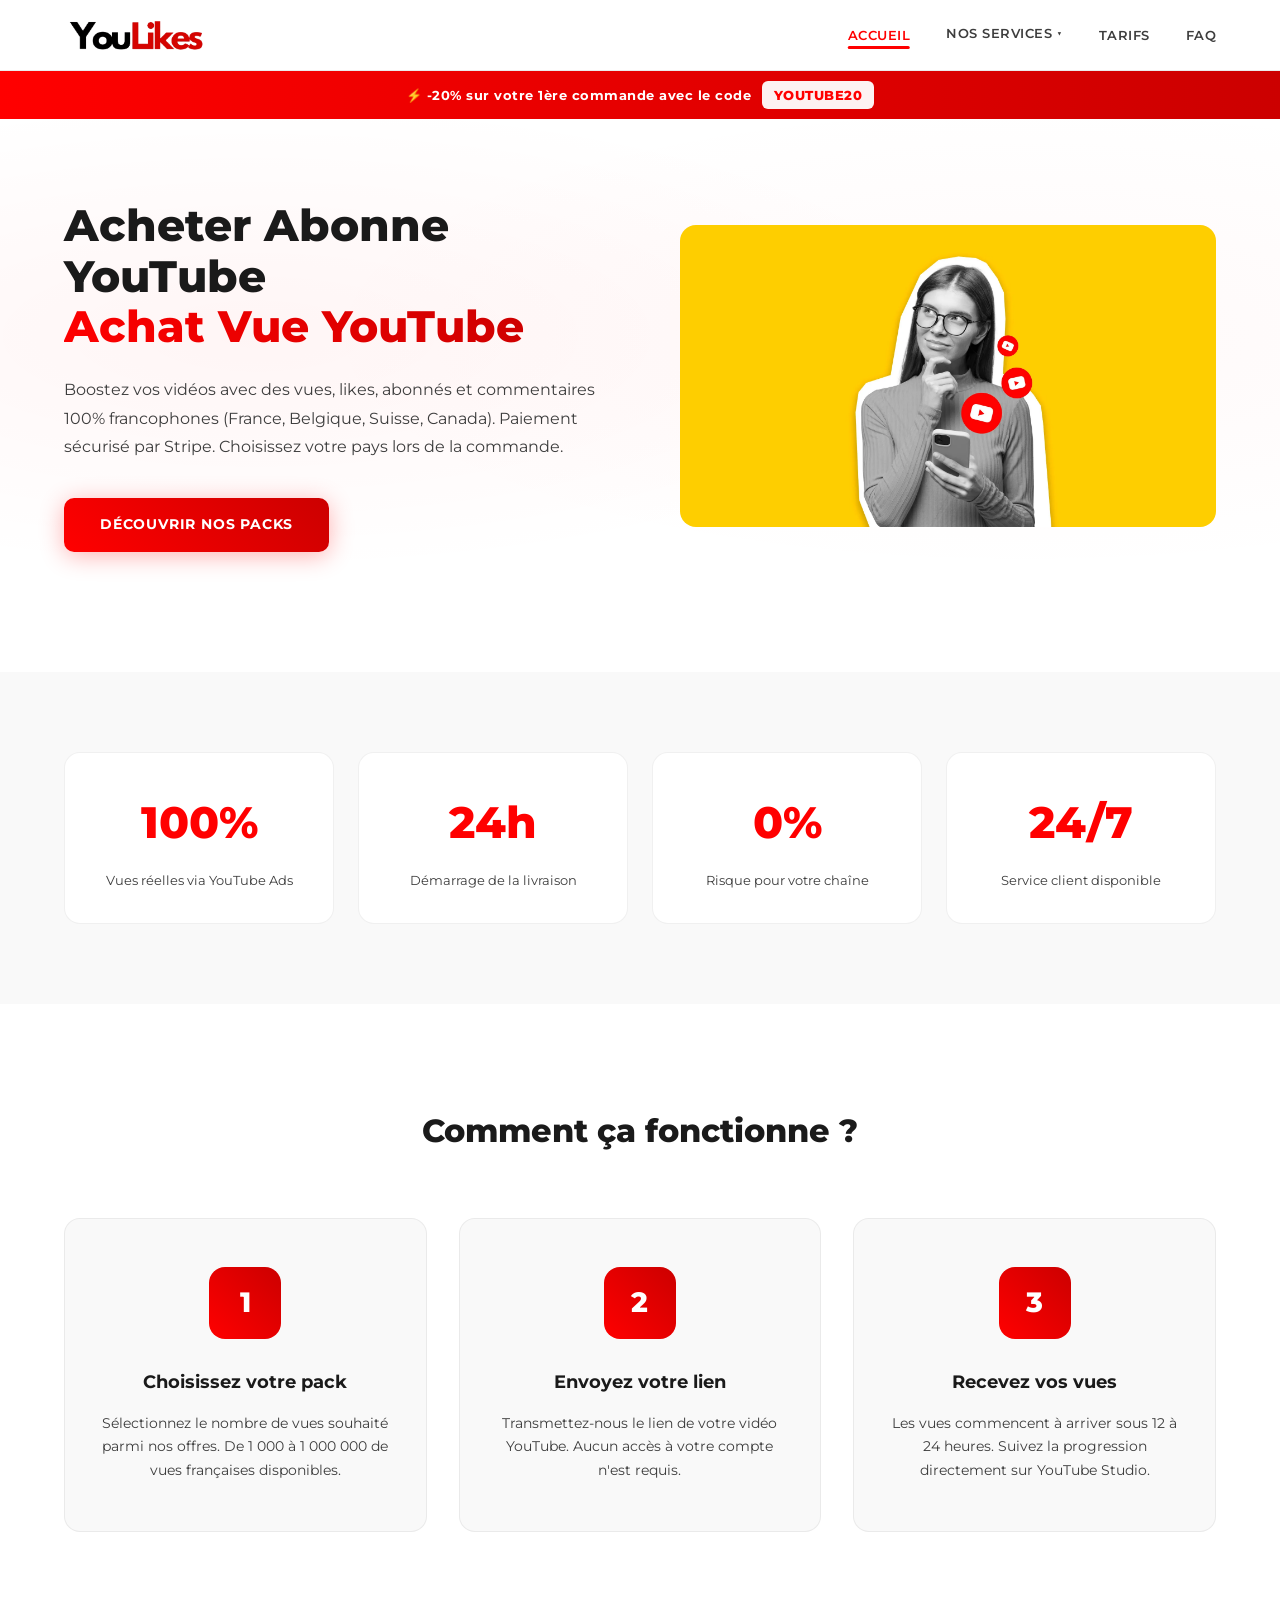
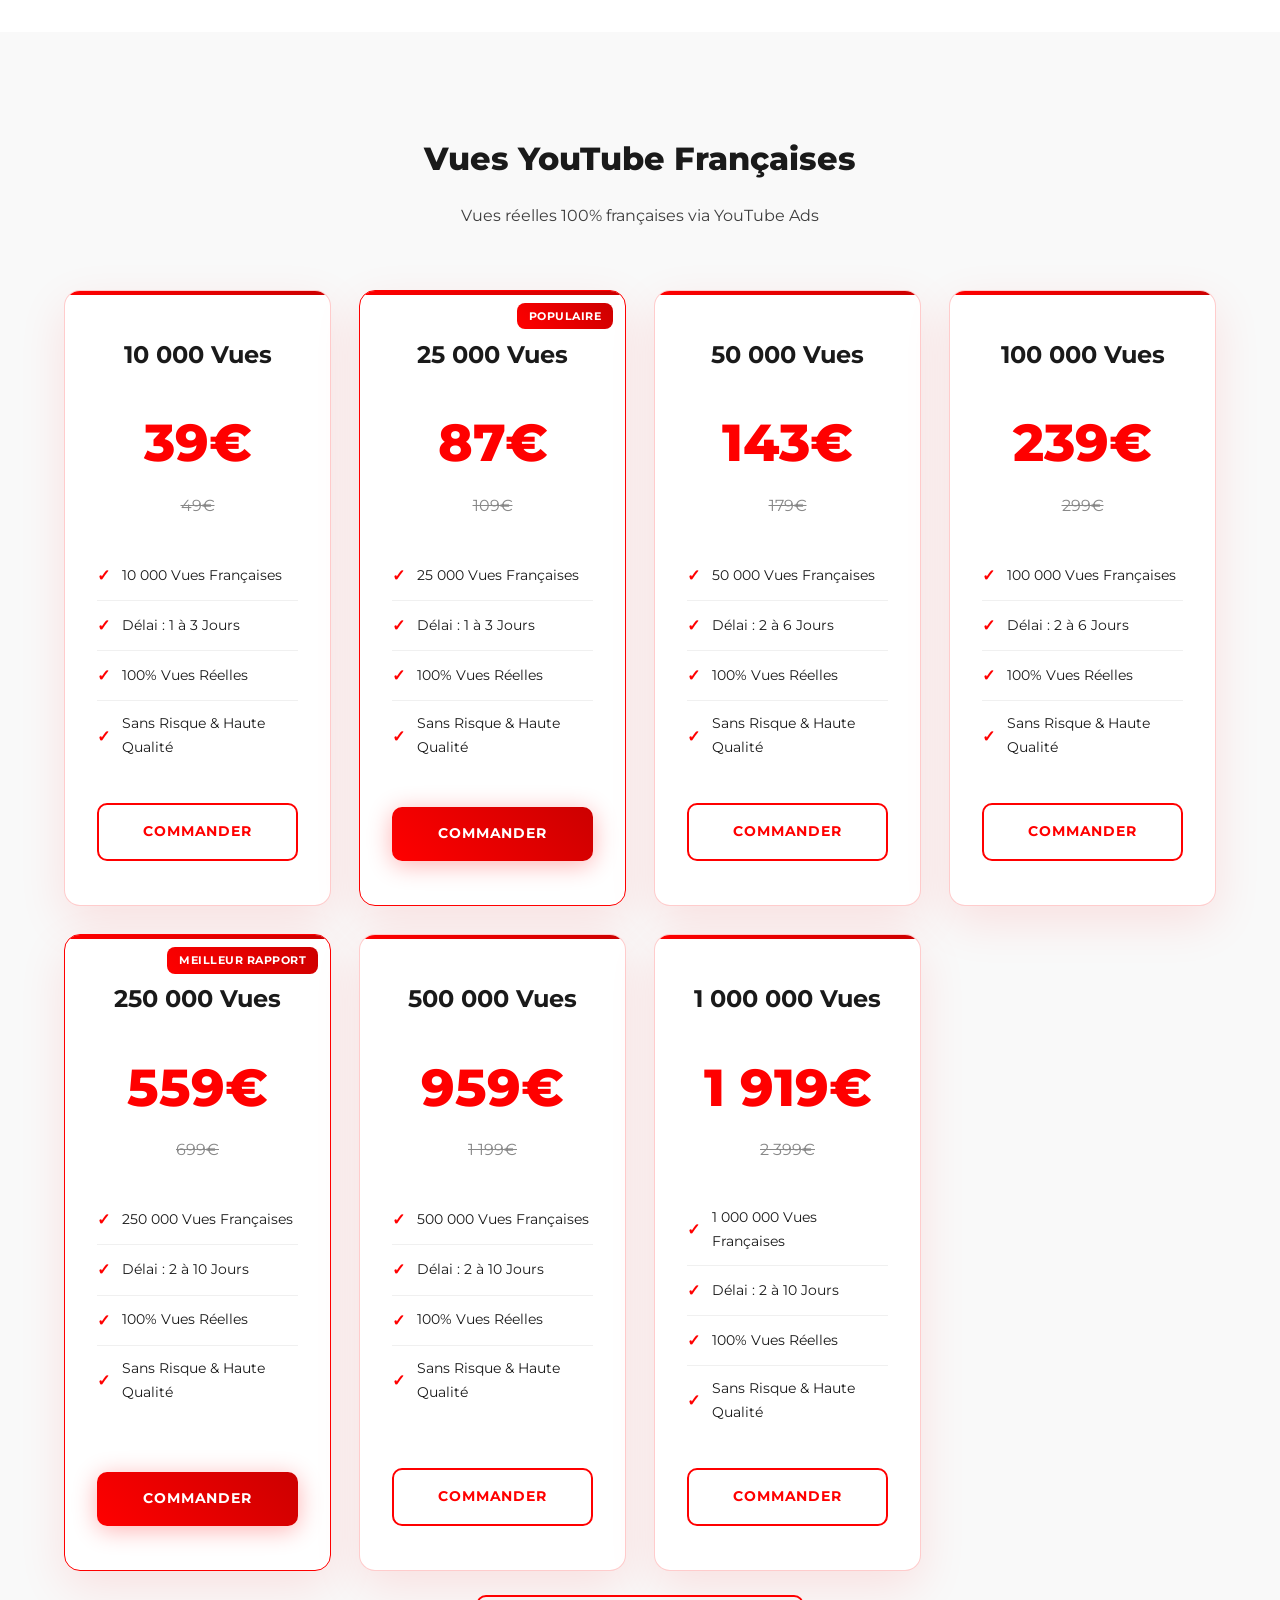
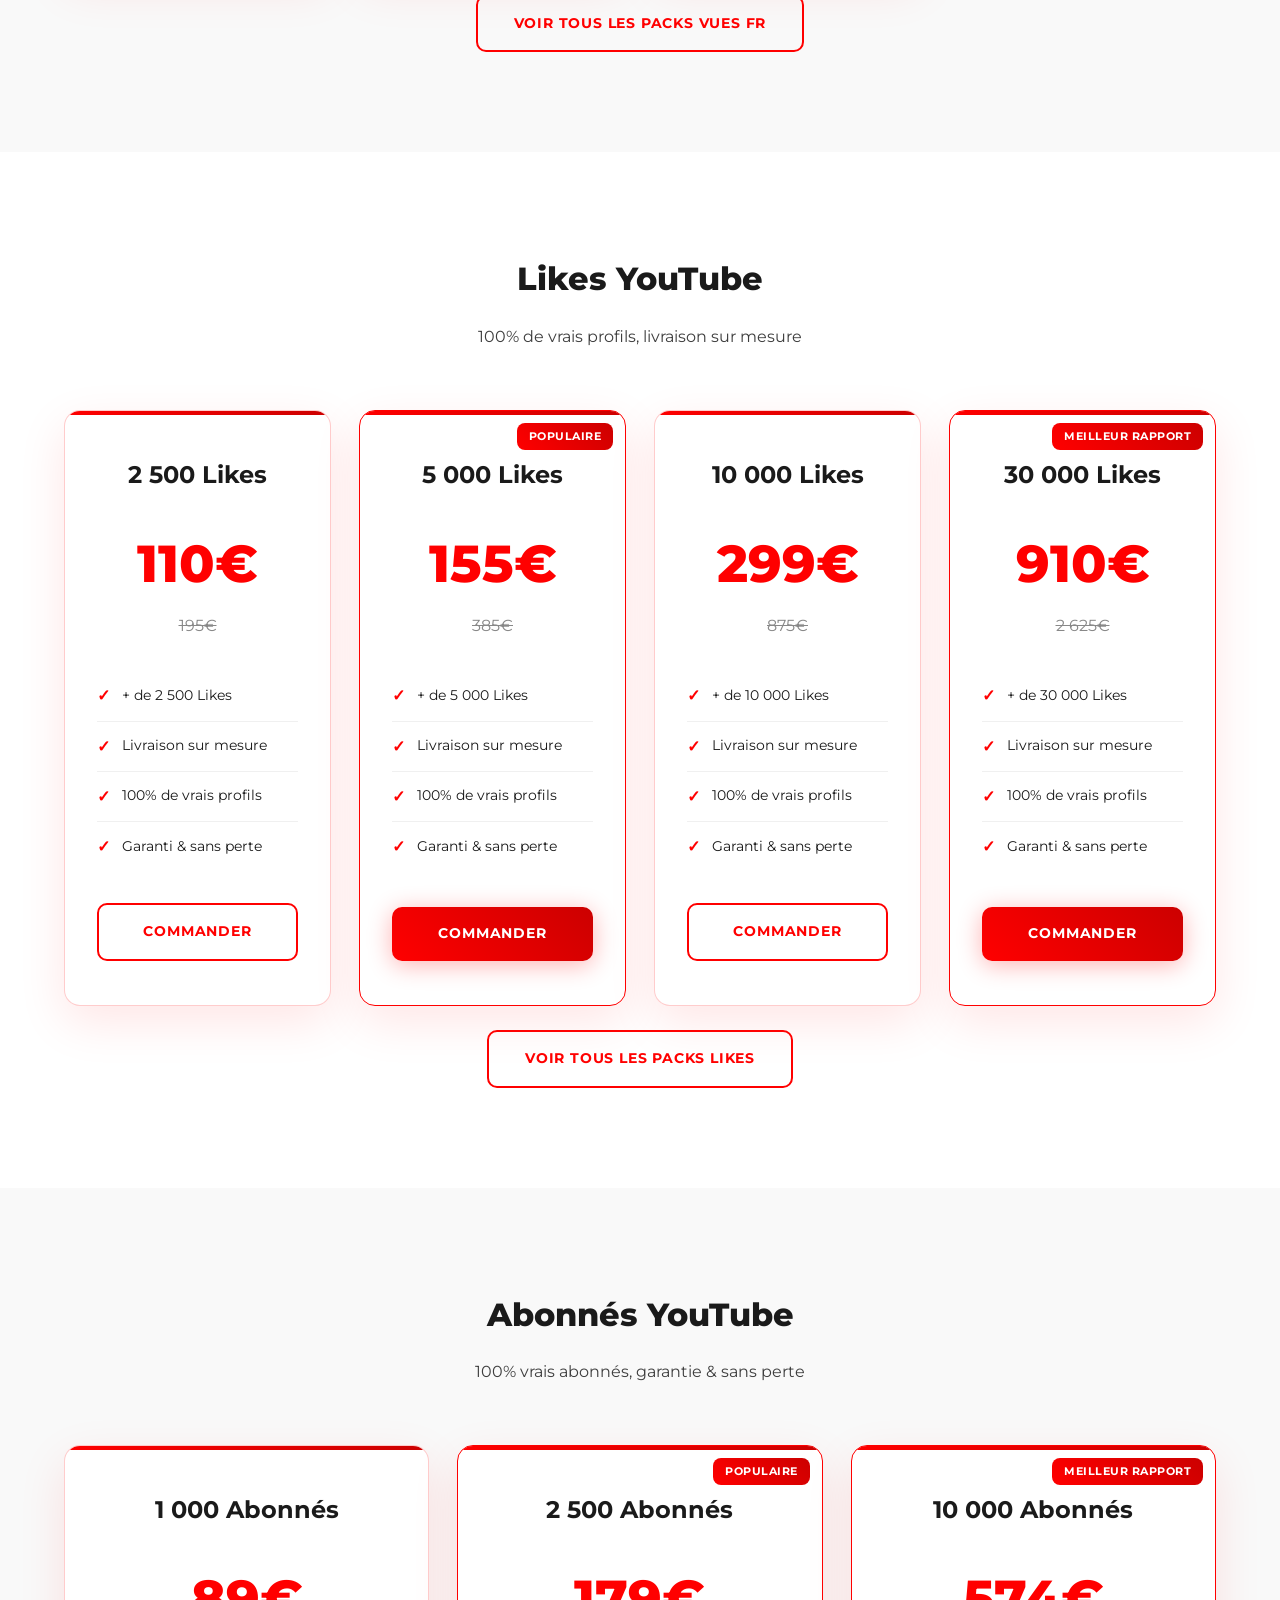
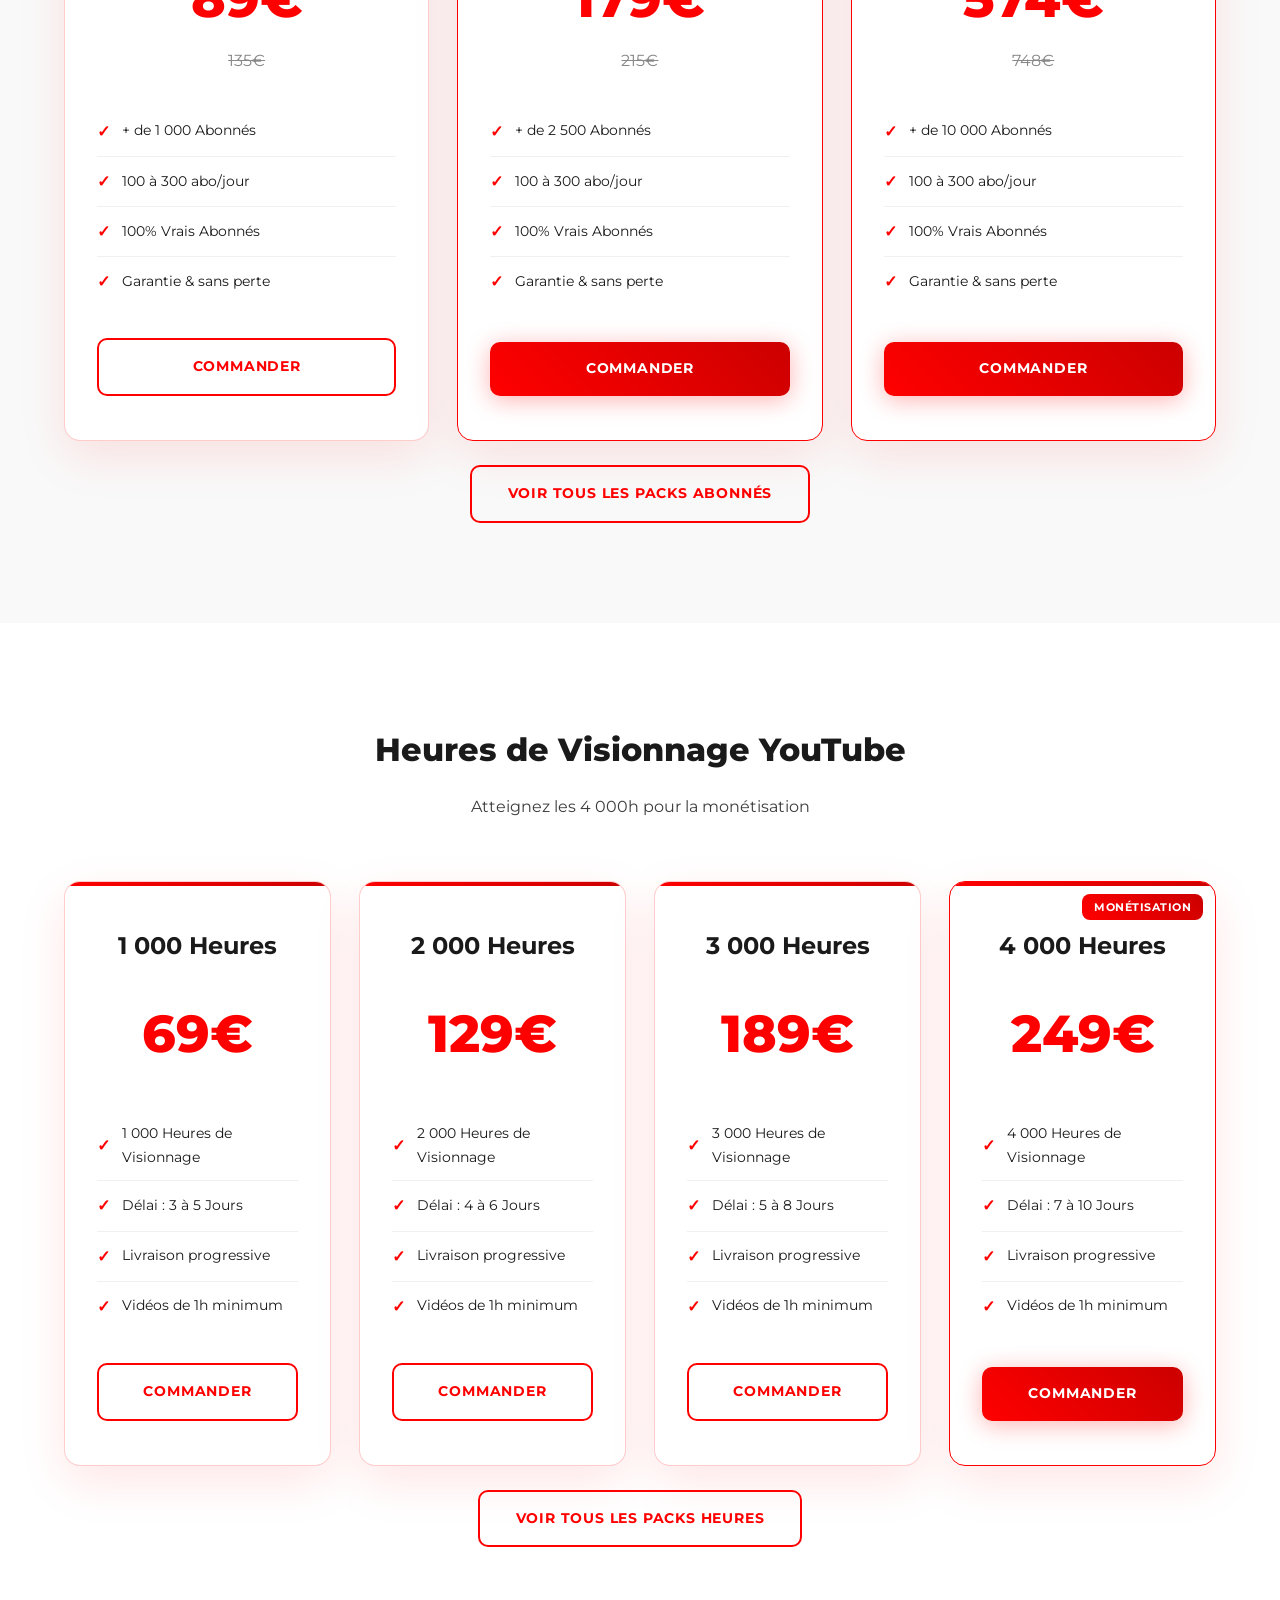
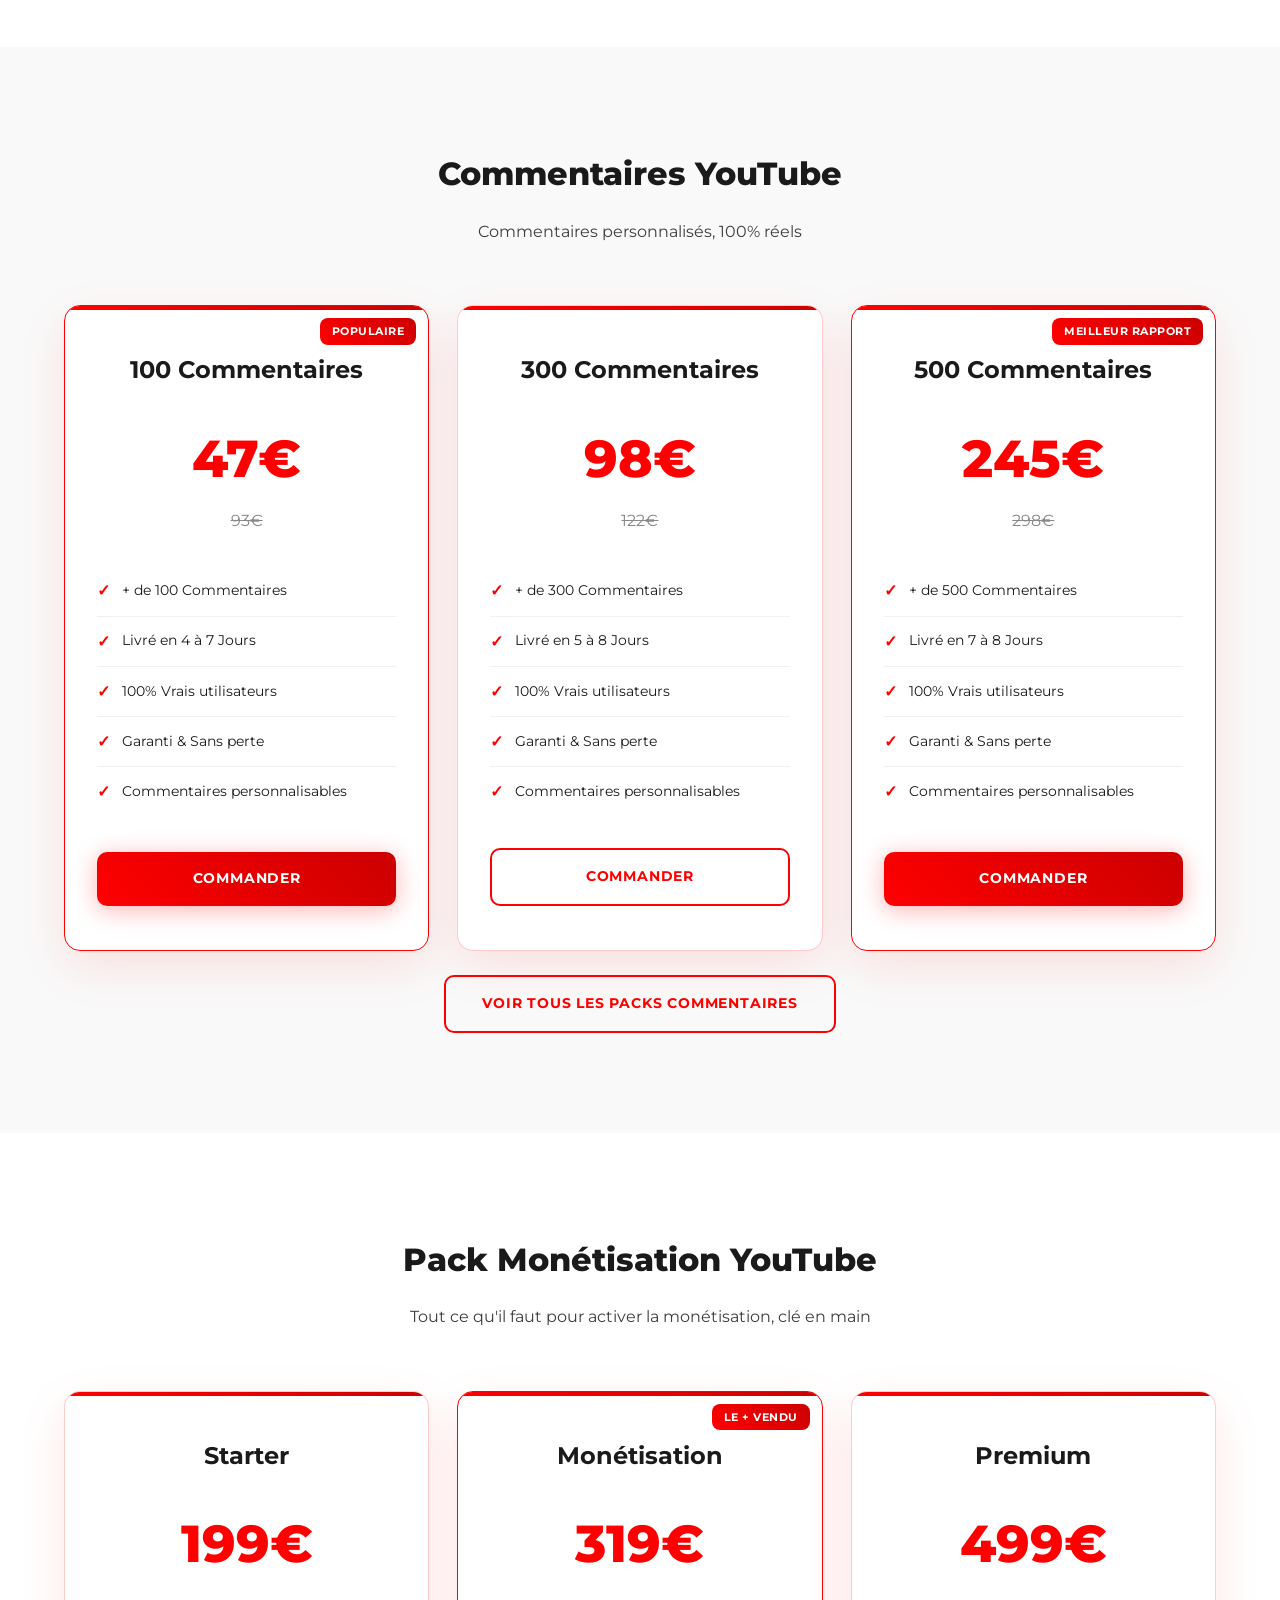
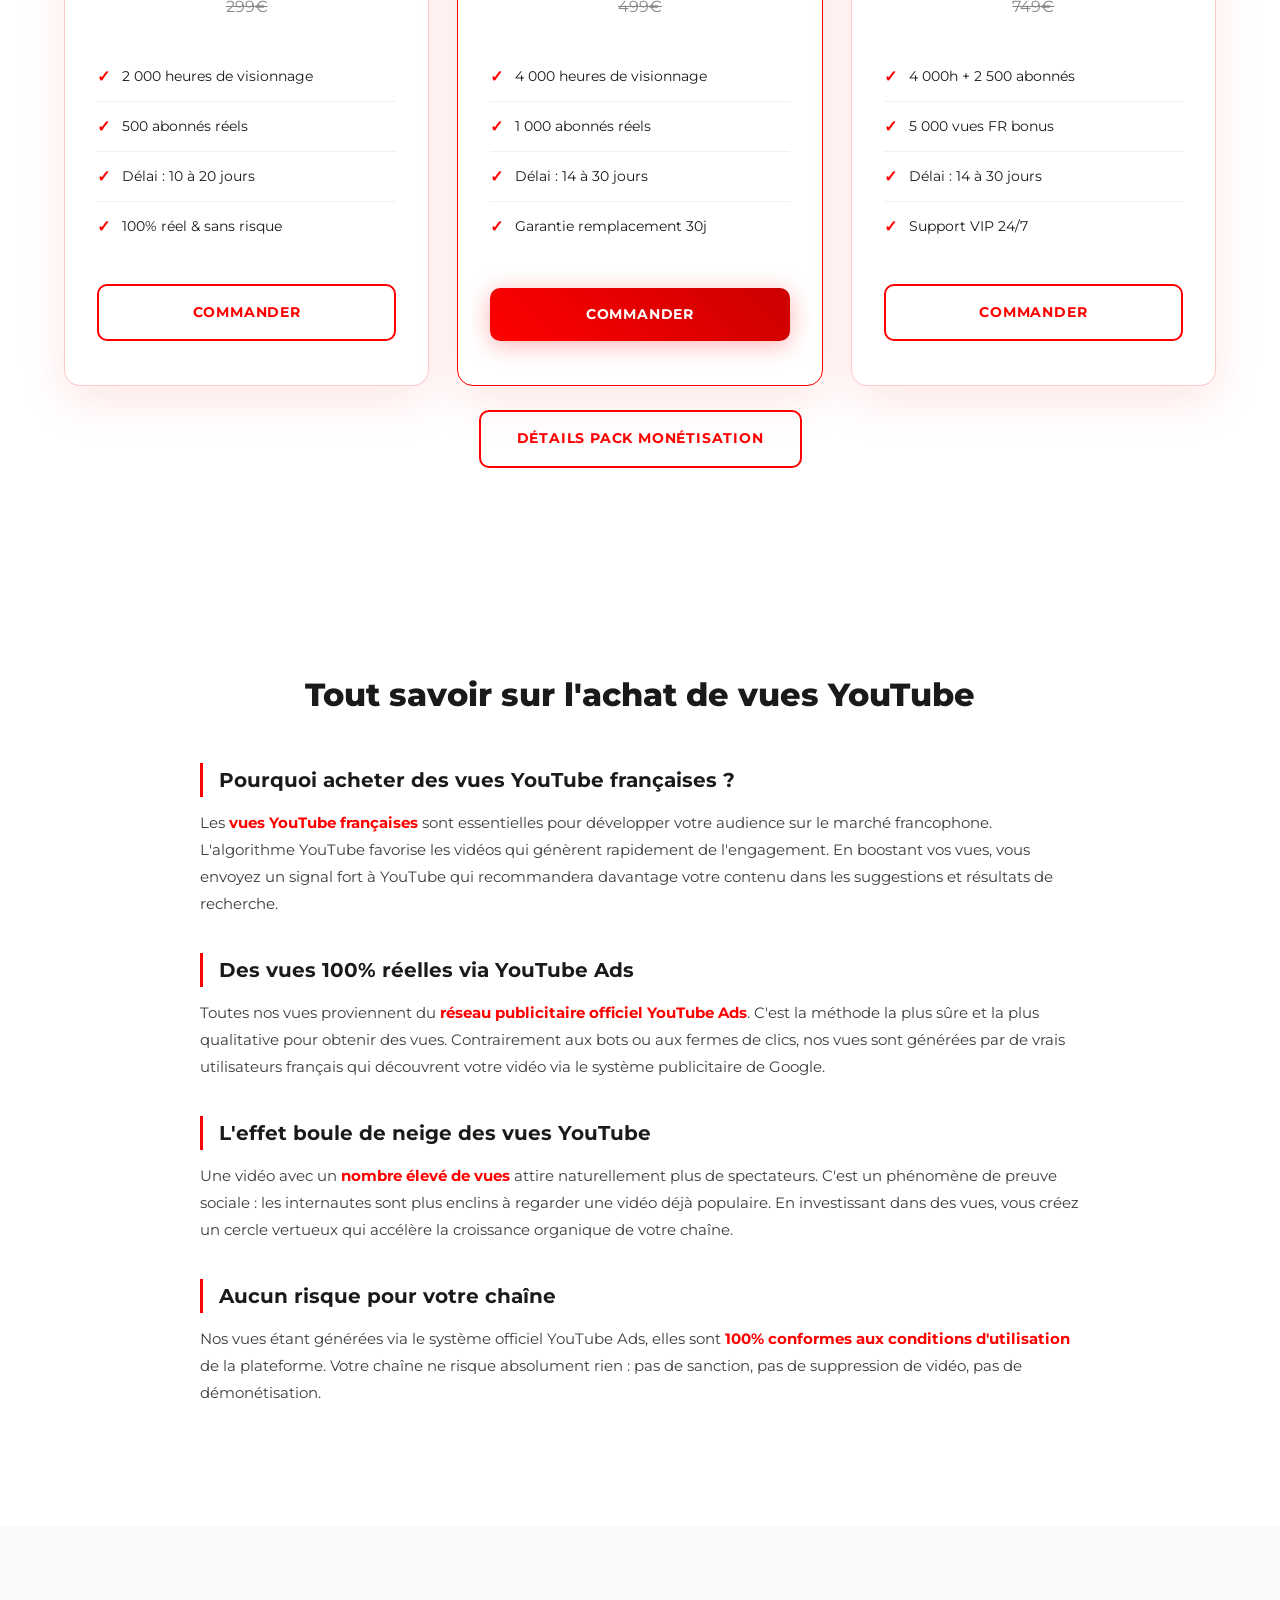
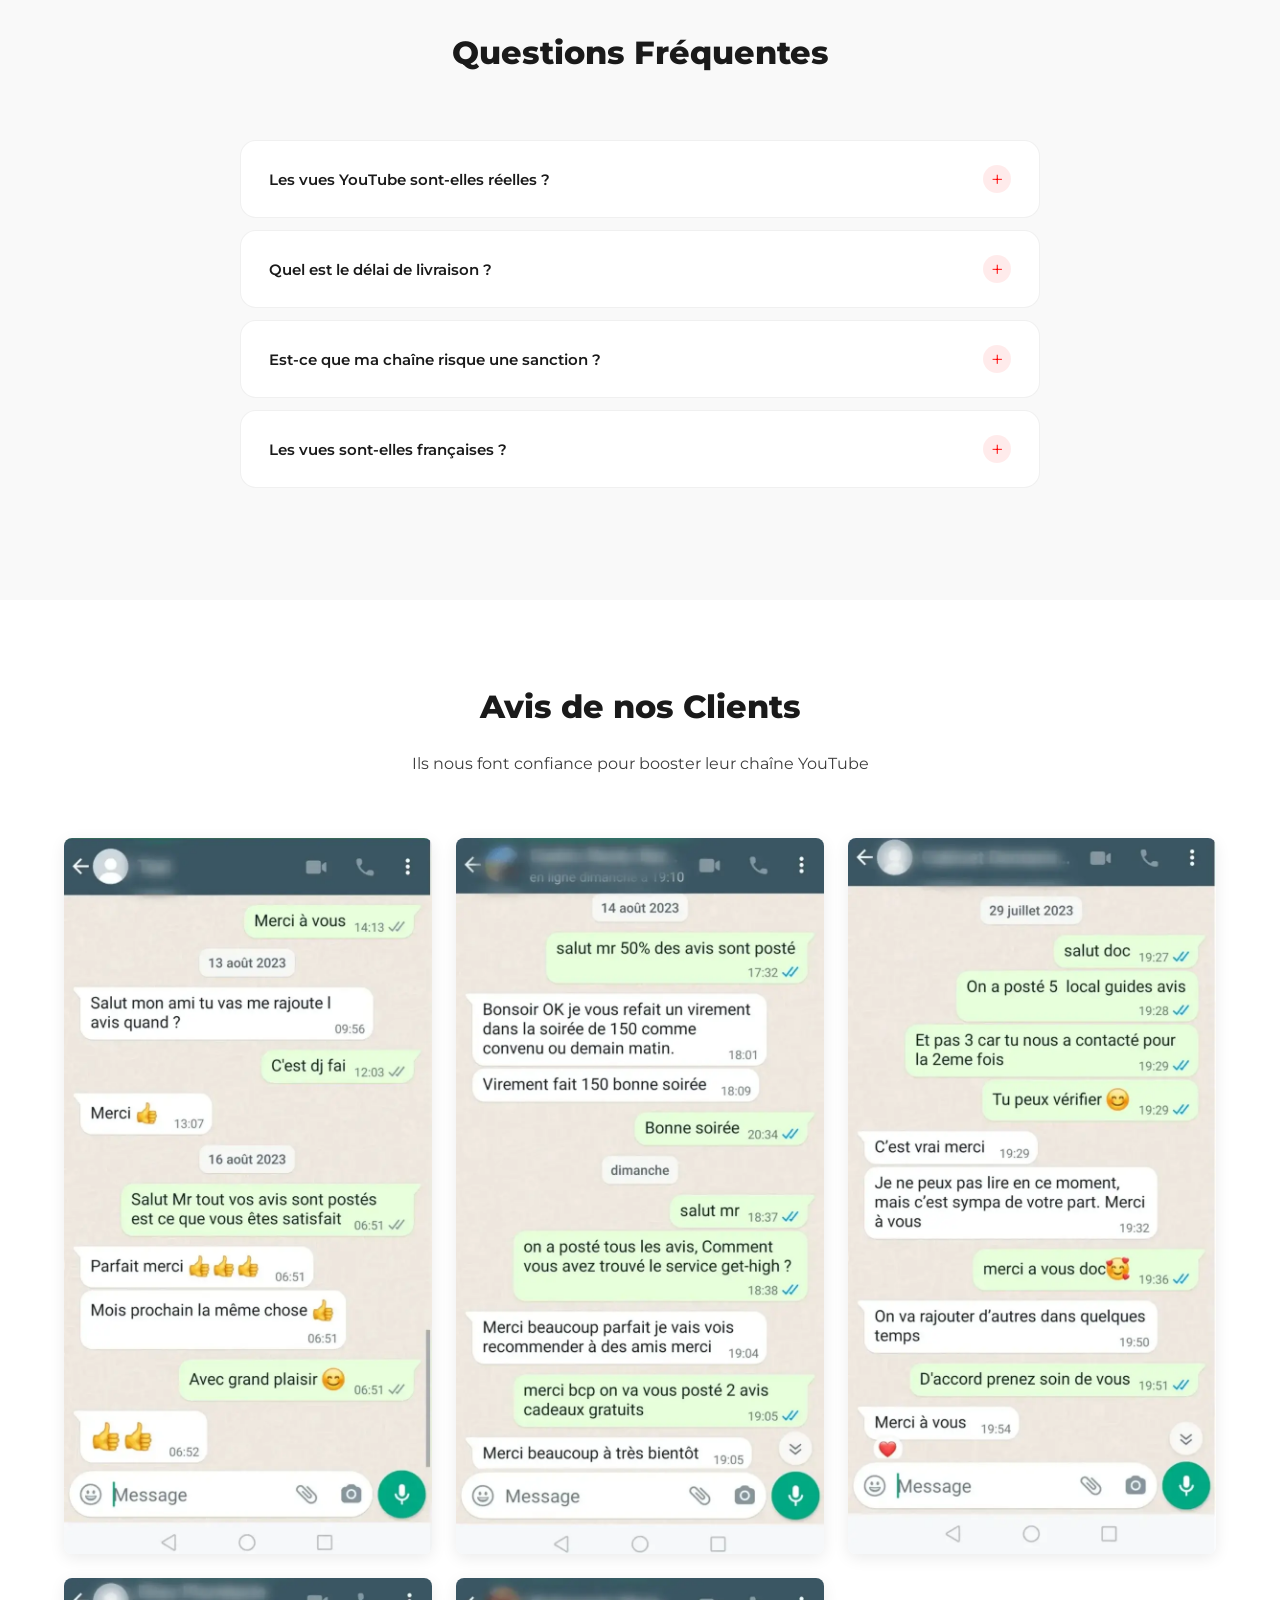
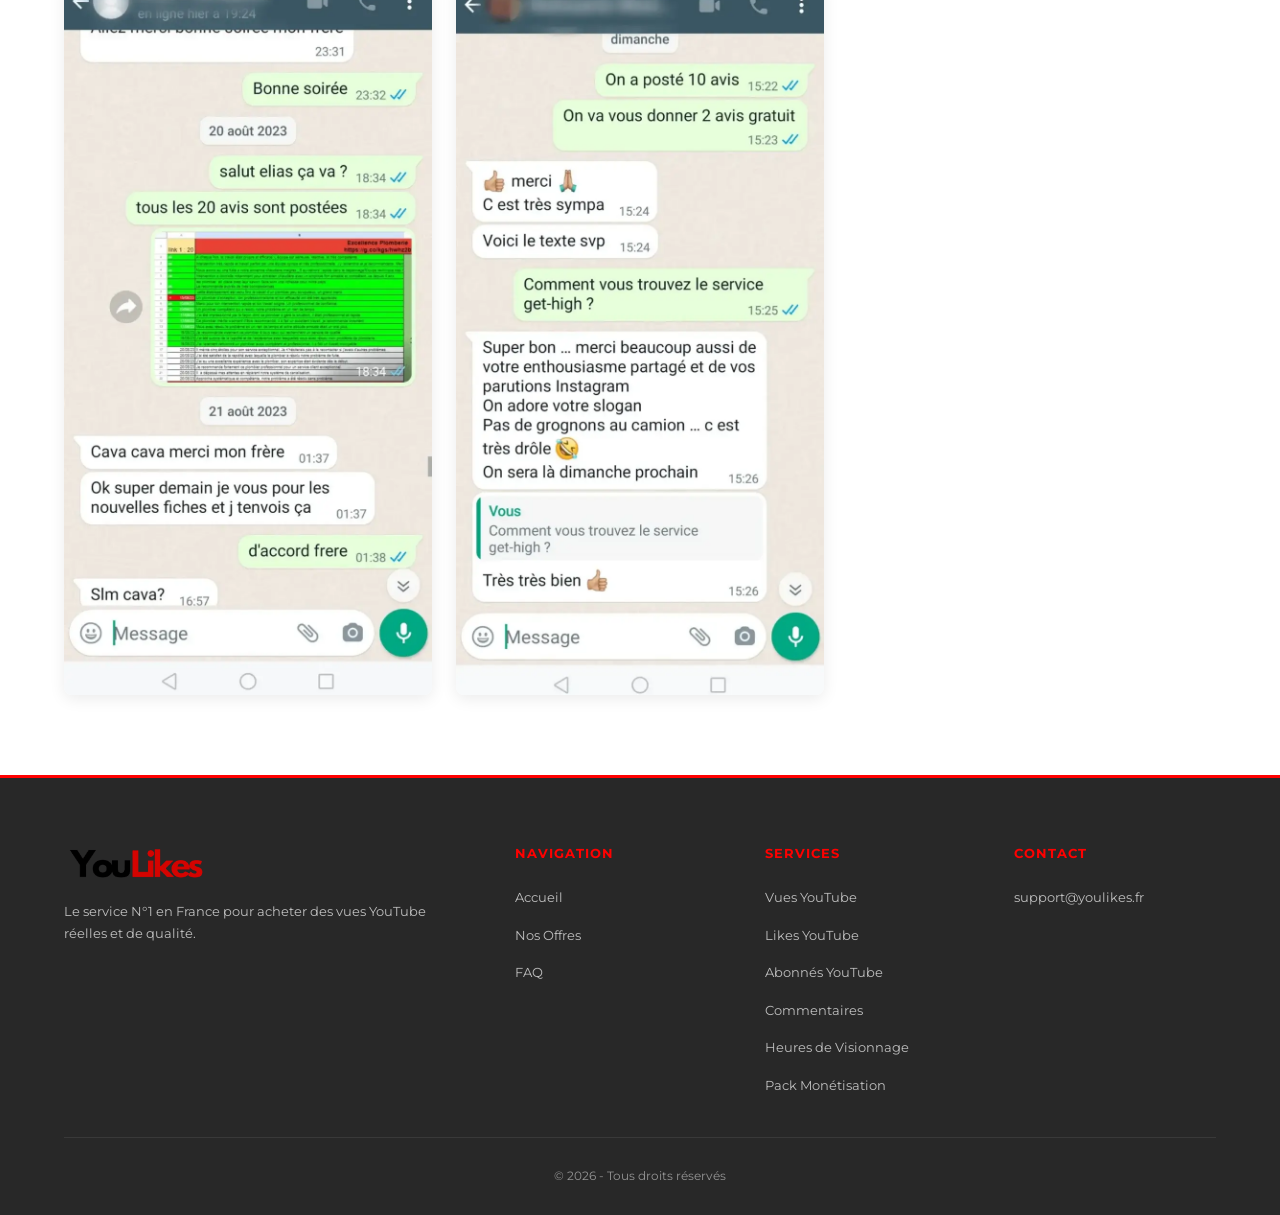
<file: index.html>
<!DOCTYPE html>
<html lang="fr">
<head>
    <meta charset="UTF-8">
    <meta name="viewport" content="width=device-width, initial-scale=1.0">
    <meta name="robots" content="index, follow">
    <title>Acheter Abonne YouTube - Achat Vue YouTube</title>
    <meta name="description" content="Achetez des vues YouTube francaises 100% reelles. Vues Ads haute qualite, livraison rapide et sans risque. A partir de 6.90 euros les 1000 vues.">
    <link rel="canonical" href="https://youlikes.fr/"/>
    <link rel="alternate" hreflang="fr-FR" href="https://youlikes.fr/"/>
    <link rel="alternate" hreflang="x-default" href="https://youlikes.fr/"/>
    <meta property="og:type" content="website">
    <meta property="og:url" content="https://youlikes.fr/">
    <meta property="og:title" content="Acheter des Vues YouTube">
    <meta property="og:description" content="Achetez des vues YouTube francaises 100% reelles. Vues Ads haute qualite, livraison rapide et sans risque.">
    <meta property="og:image" content="https://youlikes.fr/logo.png">
    <meta name="twitter:card" content="summary_large_image">
    <meta name="twitter:title" content="Acheter Vue YouTube Pas Cher">
    <meta name="twitter:description" content="Achetez des vues YouTube francaises 100% reelles. Vues Ads haute qualite, livraison rapide et sans risque.">
    <meta name="twitter:image" content="https://youlikes.fr/logo.png">
    <link rel="preconnect" href="https://fonts.googleapis.com">
    <link rel="preconnect" href="https://fonts.gstatic.com" crossorigin>
    <link href="https://fonts.googleapis.com/css2?family=Montserrat:wght@400;500;600;700;800&display=swap" rel="stylesheet">
    <link rel="stylesheet" href="styles.css">
    <link rel="icon" type="image/x-icon" href="/favicon.ico">
    <link rel="apple-touch-icon" sizes="96x96" href="/logo/apple-icon-96x96.png">
    <link rel="icon" type="image/png" sizes="96x96" href="/logo/android-icon-96x96.png">
    <link rel="icon" type="image/png" sizes="32x32" href="/logo/android-icon-32x32.png">
    <meta name="msapplication-TileImage" content="/logo/ms-icon-96x96.png">
    <script type="application/ld+json">
    {
        "@context": "https://schema.org",
        "@type": "FAQPage",
        "mainEntity": [
            {
                "@type": "Question",
                "name": "Comment faire un achat de vue YouTube ?",
                "acceptedAnswer": {
                    "@type": "Answer",
                    "text": "Pour un achat vue youtube, il suffit de choisir votre pack, envoyer le lien de votre video et recevoir vos vues sous 12 a 24h. Toutes nos vues sont reelles via YouTube Ads."
                }
            },
            {
                "@type": "Question",
                "name": "Ou acheter des vues YouTube de qualite ?",
                "acceptedAnswer": {
                    "@type": "Answer",
                    "text": "Pour acheter des vues youtube, notre site est le meilleur site pour acheter des vues youtube en France. Nous proposons un achat vues youtube 100% reelles via le reseau publicitaire officiel YouTube Ads."
                }
            },
            {
                "@type": "Question",
                "name": "Peut-on acheter vue YouTube pas cher ?",
                "acceptedAnswer": {
                    "@type": "Answer",
                    "text": "Oui, vous pouvez acheter vue youtube pas cher a partir de 6.90 euros les 1000 vues. Le vue youtube prix varie selon le volume commande. Consultez notre grille de prix vu youtube pour trouver l'offre adaptee a votre budget."
                }
            },
            {
                "@type": "Question",
                "name": "Comment acheter des abonnes YouTube ?",
                "acceptedAnswer": {
                    "@type": "Answer",
                    "text": "Pour acheter abonne youtube ou acheter des abonnes youtube, choisissez parmi nos packs. L'achat abonnes youtube demarre a 89 euros pour 1000 abonnes. Vous pouvez acheter 1000 abonnes youtube comme acheter 100000 abonnes youtube selon vos besoins. Nous sommes le meilleur site pour acheter des abonnes youtube."
                }
            },
            {
                "@type": "Question",
                "name": "Comment acheter des likes YouTube ?",
                "acceptedAnswer": {
                    "@type": "Answer",
                    "text": "Pour acheter des likes youtube, selectionnez le pack souhaite parmi nos offres. Tous nos likes proviennent de vrais profils et sont livres progressivement pour un resultat naturel."
                }
            },
            {
                "@type": "Question",
                "name": "Peut-on acheter des followers YouTube ?",
                "acceptedAnswer": {
                    "@type": "Answer",
                    "text": "Oui, acheter followers youtube est possible via nos packs abonnes. Nos followers sont 100% reels, garantis sans perte, et livres de maniere progressive."
                }
            },
            {
                "@type": "Question",
                "name": "Comment atteindre les 4000h de visionnage YouTube ?",
                "acceptedAnswer": {
                    "@type": "Answer",
                    "text": "Pour atteindre les 4000 h de visionnage youtube necessaires a la monetisation, nous proposons des packs d'heure de visionnage youtube. Nos packs demarrent a 69 euros pour 1000 heures."
                }
            },
            {
                "@type": "Question",
                "name": "Comment monetiser sa chaine YouTube ?",
                "acceptedAnswer": {
                    "@type": "Answer",
                    "text": "Pour la monetisation youtube, il faut 4000h de visionnage et 1000 abonnes. Nos packs vous permettent de monetiser youtube rapidement. Pour monetiser sa chaine youtube, notre pack Monetisation cle en main est la solution ideale a partir de 319 euros."
                }
            }
        ]
    }
    </script>
    <script type="application/ld+json">
    [
        {
            "@context": "https://schema.org",
            "@type": "Product",
            "name": "Acheter Vues YouTube",
            "description": "Achat vue youtube 100% reelles via YouTube Ads. Acheter vue youtube pas cher a partir de 39 euros les 10 000 vues. Acheter des vues youtube de qualite en France. Sur YouTube acheter des vues n'a jamais ete aussi simple. Vue youtube prix imbattable. Acheter vues youtube livraison rapide.",
            "brand": {
                "@type": "Brand",
                "name": "YouLikes"
            },
            "image": "https://youlikes.fr/logo.png",
            "offers": {
                "@type": "AggregateOffer",
                "priceCurrency": "EUR",
                "lowPrice": "39",
                "highPrice": "1919",
                "offerCount": "7",
                "availability": "https://schema.org/InStock"
            }
        },
        {
            "@context": "https://schema.org",
            "@type": "Product",
            "name": "Acheter Likes YouTube",
            "description": "Acheter des likes youtube 100% reels. Acheter likes youtube a partir de 110 euros. Achat like youtube securise. Acheter des like youtube livraison rapide. Achat de like youtube sans risque, garantie sans perte.",
            "brand": {
                "@type": "Brand",
                "name": "YouLikes"
            },
            "image": "https://youlikes.fr/logo.png",
            "offers": {
                "@type": "AggregateOffer",
                "priceCurrency": "EUR",
                "lowPrice": "110",
                "highPrice": "910",
                "offerCount": "4",
                "availability": "https://schema.org/InStock"
            }
        },
        {
            "@context": "https://schema.org",
            "@type": "Product",
            "name": "Acheter Abonnes YouTube",
            "description": "Acheter abonne youtube et acheter des abonnes youtube reels. Achat abonnes youtube a partir de 89 euros. Acheter abonnes youtube de qualite. Achat d abonnes youtube securise. Acheter followers youtube garantis sans perte. Abonnes youtube pas cher. Meilleur site pour acheter des abonnes youtube. Acheter 1000 abonnes youtube comme acheter 100000 abonnes youtube. Site pour acheter des abonnes youtube en France.",
            "brand": {
                "@type": "Brand",
                "name": "YouLikes"
            },
            "image": "https://youlikes.fr/logo.png",
            "offers": {
                "@type": "AggregateOffer",
                "priceCurrency": "EUR",
                "lowPrice": "89",
                "highPrice": "574",
                "offerCount": "3",
                "availability": "https://schema.org/InStock"
            }
        },
        {
            "@context": "https://schema.org",
            "@type": "Product",
            "name": "Heure de Visionnage YouTube",
            "description": "Heure de visionnage youtube pour atteindre le seuil de monetisation. 4000 h de visionnage youtube requis pour le Programme Partenaire. Achat heure visionnage youtube a partir de 69 euros, livraison progressive et securisee.",
            "brand": {
                "@type": "Brand",
                "name": "YouLikes"
            },
            "image": "https://youlikes.fr/logo.png",
            "offers": {
                "@type": "AggregateOffer",
                "priceCurrency": "EUR",
                "lowPrice": "69",
                "highPrice": "249",
                "offerCount": "4",
                "availability": "https://schema.org/InStock"
            }
        },
        {
            "@context": "https://schema.org",
            "@type": "Product",
            "name": "Monetisation YouTube",
            "description": "Monetisation youtube cle en main. Monetiser youtube rapidement avec notre pack complet. Monetiser chaine youtube avec 4000 heures + 1000 abonnes. Monetiser sa chaine youtube sans risque. YouTube studio monetisation activee en 14 a 30 jours.",
            "brand": {
                "@type": "Brand",
                "name": "YouLikes"
            },
            "image": "https://youlikes.fr/logo.png",
            "offers": {
                "@type": "AggregateOffer",
                "priceCurrency": "EUR",
                "lowPrice": "199",
                "highPrice": "499",
                "offerCount": "3",
                "availability": "https://schema.org/InStock"
            }
        }
    ]
    </script>
    <script type="application/ld+json">
    {
        "@context": "https://schema.org",
        "@type": "Organization",
        "name": "Acheter Abonne YouTube",
        "url": "https://youlikes.fr",
        "hasOfferCatalog": {
            "@type": "OfferCatalog",
            "name": "Nos services",
            "itemListElement": [
                {"@type": "Offer", "itemOffered": {"@type": "Service", "name": "Page introuvable", "url": "https://youlikes.fr/404.html"}},
                {"@type": "Offer", "itemOffered": {"@type": "Service", "name": "Acheter Abonne YouTube", "url": "https://youlikes.fr/acheter-abonne-youtube.html"}},
                {"@type": "Offer", "itemOffered": {"@type": "Service", "name": "Acheter Commentaires YouTube", "url": "https://youlikes.fr/acheter-commentaires-youtube.html"}},
                {"@type": "Offer", "itemOffered": {"@type": "Service", "name": "Acheter des Likes YouTube", "url": "https://youlikes.fr/acheter-des-likes-youtube.html"}},
                {"@type": "Offer", "itemOffered": {"@type": "Service", "name": "Acheter Heures Visionnage YouTube", "url": "https://youlikes.fr/acheter-heures-visionnage-youtube.html"}},
                {"@type": "Offer", "itemOffered": {"@type": "Service", "name": "Monetisation YouTube", "url": "https://youlikes.fr/monetisation-youtube.html"}}
            ]
        }
    }
    </script>
</head>
<body>
    <header class="header">
        <div class="container">
            <a href="https://youlikes.fr/" class="logo" title="achat vue youtube">
                <img src="logo.png" alt="YouLikes" title="YouLikes" class="logo-img" width="200" height="200">
            </a>
            <nav class="nav">
                <ul class="nav-list">
                    <li><a href="https://youlikes.fr/" class="nav-link active" title="Accueil">Accueil</a></li>
                    <li class="nav-item dropdown">
                        <a href="#" class="nav-link" title="Nos Services">Nos Services <span class="dropdown-arrow">&#9660;</span></a>
                        <div class="dropdown-menu">
                            <a href="https://youlikes.fr/#offres" title="achat vue youtube">Vues YouTube</a>
                            <a href="https://youlikes.fr/acheter-des-likes-youtube.html" title="acheter des likes youtube">Likes YouTube</a>
                            <a href="https://youlikes.fr/acheter-abonne-youtube.html" title="acheter des abonn&eacute;s youtube">Abonn&eacute;s YouTube</a>
                            <a href="https://youlikes.fr/acheter-commentaires-youtube.html" title="acheter commentaires youtube">Commentaires</a>
                            <a href="https://youlikes.fr/acheter-heures-visionnage-youtube.html" title="4000 h de visionnage youtube">Heures de Visionnage</a>
                            <a href="https://youlikes.fr/monetisation-youtube.html" title="monetisation youtube">Pack Mon&eacute;tisation</a>
                        </div>
                    </li>
                    <li><a href="#offres" class="nav-link" title="Tarifs">Tarifs</a></li>
                    <li><a href="#faq" class="nav-link" title="FAQ">FAQ</a></li>
                </ul>
            </nav>
            <button class="menu-toggle" aria-label="Menu">
                <span></span>
                <span></span>
                <span></span>
            </button>
        </div>
    </header>
    <div class="promo-bar">&#x26A1; -20% sur votre 1&egrave;re commande avec le code <span class="promo-code">YOUTUBE20</span></div>

    <section id="accueil" class="hero">
        <div class="container">
            <div class="hero-content">
                <h1>Acheter Abonne YouTube<br><span class="highlight">Achat Vue YouTube</span></h1>
                <p class="hero-subtitle">Boostez vos vid&eacute;os avec des vues, likes, abonn&eacute;s et commentaires 100% francophones (France, Belgique, Suisse, Canada). Paiement s&eacute;curis&eacute; par Stripe. Choisissez votre pays lors de la commande.</p>
                <a href="#offres" class="btn btn-primary" title="acheter vue youtube pas cher">D&eacute;couvrir nos Packs</a>
            </div>
            <div class="hero-image">
                <img src="Que-es-YouTube.webp" alt="youtube acheter des vues" title="vue youtube prix" class="hero-img" loading="eager" width="1400" height="787">
            </div>
        </div>
    </section>

    <section class="stats">
        <div class="container">
            <div class="stat-card">
                <div class="stat-number" data-target="0" data-static="100%">100%</div>
                <p>Vues r&eacute;elles via YouTube Ads</p>
            </div>
            <div class="stat-card">
                <div class="stat-number" data-target="0" data-static="24h">24h</div>
                <p>D&eacute;marrage de la livraison</p>
            </div>
            <div class="stat-card">
                <div class="stat-number" data-target="0" data-static="0%">0%</div>
                <p>Risque pour votre cha&icirc;ne</p>
            </div>
            <div class="stat-card">
                <div class="stat-number" data-target="0" data-static="24/7">24/7</div>
                <p>Service client disponible</p>
            </div>
        </div>
    </section>

    <section class="how-it-works">
        <div class="container">
            <h2 class="section-title">Comment &ccedil;a fonctionne ?</h2>
            <div class="steps">
                <div class="step">
                    <div class="step-icon">
                        <span>1</span>
                    </div>
                    <h3>Choisissez votre pack</h3>
                    <p>S&eacute;lectionnez le nombre de vues souhait&eacute; parmi nos offres. De 1 000 &agrave; 1 000 000 de vues fran&ccedil;aises disponibles.</p>
                </div>
                <div class="step">
                    <div class="step-icon">
                        <span>2</span>
                    </div>
                    <h3>Envoyez votre lien</h3>
                    <p>Transmettez-nous le lien de votre vid&eacute;o YouTube. Aucun acc&egrave;s &agrave; votre compte n'est requis.</p>
                </div>
                <div class="step">
                    <div class="step-icon">
                        <span>3</span>
                    </div>
                    <h3>Recevez vos vues</h3>
                    <p>Les vues commencent &agrave; arriver sous 12 &agrave; 24 heures. Suivez la progression directement sur YouTube Studio.</p>
                </div>
            </div>
        </div>
    </section>

    <!-- VUES FRANCAISES -->
    <section id="offres" class="pricing">
        <div class="container">
            <h2 class="section-title">Vues YouTube Fran&ccedil;aises</h2>
            <p class="section-subtitle">Vues r&eacute;elles 100% fran&ccedil;aises via YouTube Ads</p>
            <div class="pricing-cards" style="grid-template-columns: repeat(4, 1fr);">
                <div class="pricing-card">
                    <div class="pricing-header"><h3>10 000 Vues</h3></div>
                    <div class="pricing-price"><span class="price">39&euro;</span><span class="old-price">49&euro;</span></div>
                    <ul class="pricing-features">
                        <li><span class="check">&#10003;</span> 10 000 Vues Fran&ccedil;aises</li>
                        <li><span class="check">&#10003;</span> D&eacute;lai : 1 &agrave; 3 Jours</li>
                        <li><span class="check">&#10003;</span> 100% Vues R&eacute;elles</li>
                        <li><span class="check">&#10003;</span> Sans Risque &amp; Haute Qualit&eacute;</li>
                    </ul>
                    <a href="https://buy.stripe.com/7sYaEX7do8WLd54gyw6Na0G" class="btn btn-outline" title="Commander 10000 vues" rel="noopener" target="_blank">Commander</a>
                </div>
                <div class="pricing-card featured">
                    <div class="pricing-badge">Populaire</div>
                    <div class="pricing-header"><h3>25 000 Vues</h3></div>
                    <div class="pricing-price"><span class="price">87&euro;</span><span class="old-price">109&euro;</span></div>
                    <ul class="pricing-features">
                        <li><span class="check">&#10003;</span> 25 000 Vues Fran&ccedil;aises</li>
                        <li><span class="check">&#10003;</span> D&eacute;lai : 1 &agrave; 3 Jours</li>
                        <li><span class="check">&#10003;</span> 100% Vues R&eacute;elles</li>
                        <li><span class="check">&#10003;</span> Sans Risque &amp; Haute Qualit&eacute;</li>
                    </ul>
                    <a href="https://buy.stripe.com/9B6dR97doa0Pe98fus6Na0F" class="btn btn-primary" title="Commander 25000 vues" rel="noopener" target="_blank">Commander</a>
                </div>
                <div class="pricing-card">
                    <div class="pricing-header"><h3>50 000 Vues</h3></div>
                    <div class="pricing-price"><span class="price">143&euro;</span><span class="old-price">179&euro;</span></div>
                    <ul class="pricing-features">
                        <li><span class="check">&#10003;</span> 50 000 Vues Fran&ccedil;aises</li>
                        <li><span class="check">&#10003;</span> D&eacute;lai : 2 &agrave; 6 Jours</li>
                        <li><span class="check">&#10003;</span> 100% Vues R&eacute;elles</li>
                        <li><span class="check">&#10003;</span> Sans Risque &amp; Haute Qualit&eacute;</li>
                    </ul>
                    <a href="https://buy.stripe.com/eVqeVdcxIfl94yy8206Na0E" class="btn btn-outline" title="Commander 50000 vues" rel="noopener" target="_blank">Commander</a>
                </div>
                <div class="pricing-card">
                    <div class="pricing-header"><h3>100 000 Vues</h3></div>
                    <div class="pricing-price"><span class="price">239&euro;</span><span class="old-price">299&euro;</span></div>
                    <ul class="pricing-features">
                        <li><span class="check">&#10003;</span> 100 000 Vues Fran&ccedil;aises</li>
                        <li><span class="check">&#10003;</span> D&eacute;lai : 2 &agrave; 6 Jours</li>
                        <li><span class="check">&#10003;</span> 100% Vues R&eacute;elles</li>
                        <li><span class="check">&#10003;</span> Sans Risque &amp; Haute Qualit&eacute;</li>
                    </ul>
                    <a href="https://buy.stripe.com/cNi6oHgNY7SHfdc0zy6Na0J" class="btn btn-outline" title="Commander 100000 vues" rel="noopener" target="_blank">Commander</a>
                </div>
                <div class="pricing-card featured">
                    <div class="pricing-badge">Meilleur rapport</div>
                    <div class="pricing-header"><h3>250 000 Vues</h3></div>
                    <div class="pricing-price"><span class="price">559&euro;</span><span class="old-price">699&euro;</span></div>
                    <ul class="pricing-features">
                        <li><span class="check">&#10003;</span> 250 000 Vues Fran&ccedil;aises</li>
                        <li><span class="check">&#10003;</span> D&eacute;lai : 2 &agrave; 10 Jours</li>
                        <li><span class="check">&#10003;</span> 100% Vues R&eacute;elles</li>
                        <li><span class="check">&#10003;</span> Sans Risque &amp; Haute Qualit&eacute;</li>
                    </ul>
                    <a href="https://buy.stripe.com/14A5kDdBM8WLfdc9646Na0I" class="btn btn-primary" title="Commander 250000 vues" rel="noopener" target="_blank">Commander</a>
                </div>
                <div class="pricing-card">
                    <div class="pricing-header"><h3>500 000 Vues</h3></div>
                    <div class="pricing-price"><span class="price">959&euro;</span><span class="old-price">1 199&euro;</span></div>
                    <ul class="pricing-features">
                        <li><span class="check">&#10003;</span> 500 000 Vues Fran&ccedil;aises</li>
                        <li><span class="check">&#10003;</span> D&eacute;lai : 2 &agrave; 10 Jours</li>
                        <li><span class="check">&#10003;</span> 100% Vues R&eacute;elles</li>
                        <li><span class="check">&#10003;</span> Sans Risque &amp; Haute Qualit&eacute;</li>
                    </ul>
                    <a href="https://buy.stripe.com/14A14nbtE2yn1mmfus6Na0H" class="btn btn-outline" title="Commander 500000 vues" rel="noopener" target="_blank">Commander</a>
                </div>
                <div class="pricing-card">
                    <div class="pricing-header"><h3>1 000 000 Vues</h3></div>
                    <div class="pricing-price"><span class="price">1 919&euro;</span><span class="old-price">2 399&euro;</span></div>
                    <ul class="pricing-features">
                        <li><span class="check">&#10003;</span> 1 000 000 Vues Fran&ccedil;aises</li>
                        <li><span class="check">&#10003;</span> D&eacute;lai : 2 &agrave; 10 Jours</li>
                        <li><span class="check">&#10003;</span> 100% Vues R&eacute;elles</li>
                        <li><span class="check">&#10003;</span> Sans Risque &amp; Haute Qualit&eacute;</li>
                    </ul>
                    <a href="https://buy.stripe.com/6oU5kDcxI7SHc103LK6Na0K" class="btn btn-outline" title="Commander 1000000 vues" rel="noopener" target="_blank">Commander</a>
                </div>
            </div>
            <div style="text-align:center;margin-top:24px;"><a href="#offres" class="btn btn-outline" title="achat vues youtube">Voir tous les packs Vues FR</a></div>
        </div>
    </section>

    <!-- LIKES YOUTUBE -->
    <section id="likes" class="pricing" style="background:#ffffff;">
        <div class="container">
            <h2 class="section-title">Likes YouTube</h2>
            <p class="section-subtitle">100% de vrais profils, livraison sur mesure</p>
            <div class="pricing-cards" style="grid-template-columns: repeat(4, 1fr);">
                <div class="pricing-card">
                    <div class="pricing-header"><h3>2 500 Likes</h3></div>
                    <div class="pricing-price"><span class="price">110&euro;</span><span class="old-price">195&euro;</span></div>
                    <ul class="pricing-features">
                        <li><span class="check">&#10003;</span> + de 2 500 Likes</li>
                        <li><span class="check">&#10003;</span> Livraison sur mesure</li>
                        <li><span class="check">&#10003;</span> 100% de vrais profils</li>
                        <li><span class="check">&#10003;</span> Garanti &amp; sans perte</li>
                    </ul>
                    <a href="https://buy.stripe.com/8x200j1T44Gv0ii5TS6Na0R" class="btn btn-outline" title="Commander 2500 likes" rel="noopener" target="_blank">Commander</a>
                </div>
                <div class="pricing-card featured">
                    <div class="pricing-badge">Populaire</div>
                    <div class="pricing-header"><h3>5 000 Likes</h3></div>
                    <div class="pricing-price"><span class="price">155&euro;</span><span class="old-price">385&euro;</span></div>
                    <ul class="pricing-features">
                        <li><span class="check">&#10003;</span> + de 5 000 Likes</li>
                        <li><span class="check">&#10003;</span> Livraison sur mesure</li>
                        <li><span class="check">&#10003;</span> 100% de vrais profils</li>
                        <li><span class="check">&#10003;</span> Garanti &amp; sans perte</li>
                    </ul>
                    <a href="https://buy.stripe.com/28EbJ169kgpd4yy0zy6Na0Q" class="btn btn-primary" title="Commander 5000 likes" rel="noopener" target="_blank">Commander</a>
                </div>
                <div class="pricing-card">
                    <div class="pricing-header"><h3>10 000 Likes</h3></div>
                    <div class="pricing-price"><span class="price">299&euro;</span><span class="old-price">875&euro;</span></div>
                    <ul class="pricing-features">
                        <li><span class="check">&#10003;</span> + de 10 000 Likes</li>
                        <li><span class="check">&#10003;</span> Livraison sur mesure</li>
                        <li><span class="check">&#10003;</span> 100% de vrais profils</li>
                        <li><span class="check">&#10003;</span> Garanti &amp; sans perte</li>
                    </ul>
                    <a href="https://buy.stripe.com/9B69AT41ceh5fdcfus6Na0O" class="btn btn-outline" title="Commander 10000 likes" rel="noopener" target="_blank">Commander</a>
                </div>
                <div class="pricing-card featured">
                    <div class="pricing-badge">Meilleur rapport</div>
                    <div class="pricing-header"><h3>30 000 Likes</h3></div>
                    <div class="pricing-price"><span class="price">910&euro;</span><span class="old-price">2 625&euro;</span></div>
                    <ul class="pricing-features">
                        <li><span class="check">&#10003;</span> + de 30 000 Likes</li>
                        <li><span class="check">&#10003;</span> Livraison sur mesure</li>
                        <li><span class="check">&#10003;</span> 100% de vrais profils</li>
                        <li><span class="check">&#10003;</span> Garanti &amp; sans perte</li>
                    </ul>
                    <a href="https://buy.stripe.com/6oUaEXdBM0qf7KK0zy6Na0L" class="btn btn-primary" title="Commander 30000 likes" rel="noopener" target="_blank">Commander</a>
                </div>
            </div>
            <div style="text-align:center;margin-top:24px;"><a href="https://youlikes.fr/acheter-des-likes-youtube.html" class="btn btn-outline" title="acheter des likes youtube">Voir tous les packs Likes</a></div>
        </div>
    </section>

    <!-- ABONNES YOUTUBE -->
    <section id="abonnes" class="pricing">
        <div class="container">
            <h2 class="section-title">Abonn&eacute;s YouTube</h2>
            <p class="section-subtitle">100% vrais abonn&eacute;s, garantie &amp; sans perte</p>
            <div class="pricing-cards" style="grid-template-columns: repeat(3, 1fr);">
                <div class="pricing-card">
                    <div class="pricing-header"><h3>1 000 Abonn&eacute;s</h3></div>
                    <div class="pricing-price"><span class="price">89&euro;</span><span class="old-price">135&euro;</span></div>
                    <ul class="pricing-features">
                        <li><span class="check">&#10003;</span> + de 1 000 Abonn&eacute;s</li>
                        <li><span class="check">&#10003;</span> 100 &agrave; 300 abo/jour</li>
                        <li><span class="check">&#10003;</span> 100% Vrais Abonn&eacute;s</li>
                        <li><span class="check">&#10003;</span> Garantie &amp; sans perte</li>
                    </ul>
                    <a href="https://buy.stripe.com/3cI00j55g6ODd546XW6Na0C" class="btn btn-outline" title="Commander 1000 abonn&eacute;s" rel="noopener" target="_blank">Commander</a>
                </div>
                <div class="pricing-card featured">
                    <div class="pricing-badge">Populaire</div>
                    <div class="pricing-header"><h3>2 500 Abonn&eacute;s</h3></div>
                    <div class="pricing-price"><span class="price">179&euro;</span><span class="old-price">215&euro;</span></div>
                    <ul class="pricing-features">
                        <li><span class="check">&#10003;</span> + de 2 500 Abonn&eacute;s</li>
                        <li><span class="check">&#10003;</span> 100 &agrave; 300 abo/jour</li>
                        <li><span class="check">&#10003;</span> 100% Vrais Abonn&eacute;s</li>
                        <li><span class="check">&#10003;</span> Garantie &amp; sans perte</li>
                    </ul>
                    <a href="https://buy.stripe.com/cNicN5cxIb4T1mm3LK6Na0B" class="btn btn-primary" title="Commander 2500 abonn&eacute;s" rel="noopener" target="_blank">Commander</a>
                </div>
                <div class="pricing-card featured">
                    <div class="pricing-badge">Meilleur rapport</div>
                    <div class="pricing-header"><h3>10 000 Abonn&eacute;s</h3></div>
                    <div class="pricing-price"><span class="price">574&euro;</span><span class="old-price">748&euro;</span></div>
                    <ul class="pricing-features">
                        <li><span class="check">&#10003;</span> + de 10 000 Abonn&eacute;s</li>
                        <li><span class="check">&#10003;</span> 100 &agrave; 300 abo/jour</li>
                        <li><span class="check">&#10003;</span> 100% Vrais Abonn&eacute;s</li>
                        <li><span class="check">&#10003;</span> Garantie &amp; sans perte</li>
                    </ul>
                    <a href="https://buy.stripe.com/9B6bJ1gNYb4Tfdceqo6Na0y" class="btn btn-primary" title="Commander 10000 abonn&eacute;s" rel="noopener" target="_blank">Commander</a>
                </div>
            </div>
            <div style="text-align:center;margin-top:24px;"><a href="https://youlikes.fr/acheter-abonne-youtube.html" class="btn btn-outline" title="acheter 1000 abonnes youtube - acheter 100000 abonnes youtube">Voir tous les packs Abonn&eacute;s</a></div>
        </div>
    </section>

    <!-- HEURES DE VISIONNAGE -->
    <section id="heures" class="pricing" style="background:#ffffff;">
        <div class="container">
            <h2 class="section-title">Heures de Visionnage YouTube</h2>
            <p class="section-subtitle">Atteignez les 4 000h pour la mon&eacute;tisation</p>
            <div class="pricing-cards" style="grid-template-columns: repeat(4, 1fr);">
                <div class="pricing-card">
                    <div class="pricing-header"><h3>1 000 Heures</h3></div>
                    <div class="pricing-price"><span class="price">69&euro;</span></div>
                    <ul class="pricing-features">
                        <li><span class="check">&#10003;</span> 1 000 Heures de Visionnage</li>
                        <li><span class="check">&#10003;</span> D&eacute;lai : 3 &agrave; 5 Jours</li>
                        <li><span class="check">&#10003;</span> Livraison progressive</li>
                        <li><span class="check">&#10003;</span> Vid&eacute;os de 1h minimum</li>
                    </ul>
                    <a href="https://buy.stripe.com/dRmfZh69k8WLghg4PO6Na0u" class="btn btn-outline" title="Commander 1000 heures" rel="noopener" target="_blank">Commander</a>
                </div>
                <div class="pricing-card">
                    <div class="pricing-header"><h3>2 000 Heures</h3></div>
                    <div class="pricing-price"><span class="price">129&euro;</span></div>
                    <ul class="pricing-features">
                        <li><span class="check">&#10003;</span> 2 000 Heures de Visionnage</li>
                        <li><span class="check">&#10003;</span> D&eacute;lai : 4 &agrave; 6 Jours</li>
                        <li><span class="check">&#10003;</span> Livraison progressive</li>
                        <li><span class="check">&#10003;</span> Vid&eacute;os de 1h minimum</li>
                    </ul>
                    <a href="https://buy.stripe.com/6oU8wP41c5Kz9SS6XW6Na0t" class="btn btn-outline" title="Commander 2000 heures" rel="noopener" target="_blank">Commander</a>
                </div>
                <div class="pricing-card">
                    <div class="pricing-header"><h3>3 000 Heures</h3></div>
                    <div class="pricing-price"><span class="price">189&euro;</span></div>
                    <ul class="pricing-features">
                        <li><span class="check">&#10003;</span> 3 000 Heures de Visionnage</li>
                        <li><span class="check">&#10003;</span> D&eacute;lai : 5 &agrave; 8 Jours</li>
                        <li><span class="check">&#10003;</span> Livraison progressive</li>
                        <li><span class="check">&#10003;</span> Vid&eacute;os de 1h minimum</li>
                    </ul>
                    <a href="https://buy.stripe.com/eVq9AT2X81uj3uudmk6Na0s" class="btn btn-outline" title="Commander 3000 heures" rel="noopener" target="_blank">Commander</a>
                </div>
                <div class="pricing-card featured">
                    <div class="pricing-badge">Mon&eacute;tisation</div>
                    <div class="pricing-header"><h3>4 000 Heures</h3></div>
                    <div class="pricing-price"><span class="price">249&euro;</span></div>
                    <ul class="pricing-features">
                        <li><span class="check">&#10003;</span> 4 000 Heures de Visionnage</li>
                        <li><span class="check">&#10003;</span> D&eacute;lai : 7 &agrave; 10 Jours</li>
                        <li><span class="check">&#10003;</span> Livraison progressive</li>
                        <li><span class="check">&#10003;</span> Vid&eacute;os de 1h minimum</li>
                    </ul>
                    <a href="https://buy.stripe.com/5kQdR98hsb4T8OOgyw6Na0r" class="btn btn-primary" title="Commander 4000 heures" rel="noopener" target="_blank">Commander</a>
                </div>
            </div>
            <div style="text-align:center;margin-top:24px;"><a href="https://youlikes.fr/acheter-heures-visionnage-youtube.html" class="btn btn-outline" title="achat heure visionnage youtube">Voir tous les packs Heures</a></div>
        </div>
    </section>

    <!-- COMMENTAIRES YOUTUBE -->
    <section id="commentaires" class="pricing">
        <div class="container">
            <h2 class="section-title">Commentaires YouTube</h2>
            <p class="section-subtitle">Commentaires personnalis&eacute;s, 100% r&eacute;els</p>
            <div class="pricing-cards" style="grid-template-columns: repeat(3, 1fr);">
                <div class="pricing-card featured">
                    <div class="pricing-badge">Populaire</div>
                    <div class="pricing-header"><h3>100 Commentaires</h3></div>
                    <div class="pricing-price"><span class="price">47&euro;</span><span class="old-price">93&euro;</span></div>
                    <ul class="pricing-features">
                        <li><span class="check">&#10003;</span> + de 100 Commentaires</li>
                        <li><span class="check">&#10003;</span> Livr&eacute; en 4 &agrave; 7 Jours</li>
                        <li><span class="check">&#10003;</span> 100% Vrais utilisateurs</li>
                        <li><span class="check">&#10003;</span> Garanti &amp; Sans perte</li>
                        <li><span class="check">&#10003;</span> Commentaires personnalisables</li>
                    </ul>
                    <a href="https://buy.stripe.com/dRm7sL41c4Gv8OOcig6Na0x" class="btn btn-primary" title="Commander 100 commentaires" rel="noopener" target="_blank">Commander</a>
                </div>
                <div class="pricing-card">
                    <div class="pricing-header"><h3>300 Commentaires</h3></div>
                    <div class="pricing-price"><span class="price">98&euro;</span><span class="old-price">122&euro;</span></div>
                    <ul class="pricing-features">
                        <li><span class="check">&#10003;</span> + de 300 Commentaires</li>
                        <li><span class="check">&#10003;</span> Livr&eacute; en 5 &agrave; 8 Jours</li>
                        <li><span class="check">&#10003;</span> 100% Vrais utilisateurs</li>
                        <li><span class="check">&#10003;</span> Garanti &amp; Sans perte</li>
                        <li><span class="check">&#10003;</span> Commentaires personnalisables</li>
                    </ul>
                    <a href="https://buy.stripe.com/9B6aEX7do6ODaWW6XW6Na0w" class="btn btn-outline" title="Commander 300 commentaires" rel="noopener" target="_blank">Commander</a>
                </div>
                <div class="pricing-card featured">
                    <div class="pricing-badge">Meilleur rapport</div>
                    <div class="pricing-header"><h3>500 Commentaires</h3></div>
                    <div class="pricing-price"><span class="price">245&euro;</span><span class="old-price">298&euro;</span></div>
                    <ul class="pricing-features">
                        <li><span class="check">&#10003;</span> + de 500 Commentaires</li>
                        <li><span class="check">&#10003;</span> Livr&eacute; en 7 &agrave; 8 Jours</li>
                        <li><span class="check">&#10003;</span> 100% Vrais utilisateurs</li>
                        <li><span class="check">&#10003;</span> Garanti &amp; Sans perte</li>
                        <li><span class="check">&#10003;</span> Commentaires personnalisables</li>
                    </ul>
                    <a href="https://buy.stripe.com/aFa7sL9lw4Gv3uugyw6Na0v" class="btn btn-primary" title="Commander 500 commentaires" rel="noopener" target="_blank">Commander</a>
                </div>
            </div>
            <div style="text-align:center;margin-top:24px;"><a href="https://youlikes.fr/acheter-commentaires-youtube.html" class="btn btn-outline" title="achat commentaire youtube">Voir tous les packs Commentaires</a></div>
        </div>
    </section>

    <!-- PACK MONETISATION -->
    <section id="monetisation" class="pricing" style="background:#ffffff;">
        <div class="container">
            <h2 class="section-title">Pack Mon&eacute;tisation YouTube</h2>
            <p class="section-subtitle">Tout ce qu'il faut pour activer la mon&eacute;tisation, cl&eacute; en main</p>
            <div class="pricing-cards" style="grid-template-columns: repeat(3, 1fr);">
                <div class="pricing-card">
                    <div class="pricing-header"><h3>Starter</h3></div>
                    <div class="pricing-price"><span class="price">199&euro;</span><span class="old-price">299&euro;</span></div>
                    <ul class="pricing-features">
                        <li><span class="check">&#10003;</span> 2 000 heures de visionnage</li>
                        <li><span class="check">&#10003;</span> 500 abonn&eacute;s r&eacute;els</li>
                        <li><span class="check">&#10003;</span> D&eacute;lai : 10 &agrave; 20 jours</li>
                        <li><span class="check">&#10003;</span> 100% r&eacute;el &amp; sans risque</li>
                    </ul>
                    <a href="https://buy.stripe.com/6oU5kD1T46OD2qqdmk6Na0q" class="btn btn-outline" title="Commander le pack Starter" rel="noopener" target="_blank">Commander</a>
                </div>
                <div class="pricing-card featured">
                    <div class="pricing-badge">Le + vendu</div>
                    <div class="pricing-header"><h3>Mon&eacute;tisation</h3></div>
                    <div class="pricing-price"><span class="price">319&euro;</span><span class="old-price">499&euro;</span></div>
                    <ul class="pricing-features">
                        <li><span class="check">&#10003;</span> 4 000 heures de visionnage</li>
                        <li><span class="check">&#10003;</span> 1 000 abonn&eacute;s r&eacute;els</li>
                        <li><span class="check">&#10003;</span> D&eacute;lai : 14 &agrave; 30 jours</li>
                        <li><span class="check">&#10003;</span> Garantie remplacement 30j</li>
                    </ul>
                    <a href="https://buy.stripe.com/8x214n41c2yn5CCeqo6Na0p" class="btn btn-primary" title="Commander le pack Mon&eacute;tisation" rel="noopener" target="_blank">Commander</a>
                </div>
                <div class="pricing-card">
                    <div class="pricing-header"><h3>Premium</h3></div>
                    <div class="pricing-price"><span class="price">499&euro;</span><span class="old-price">749&euro;</span></div>
                    <ul class="pricing-features">
                        <li><span class="check">&#10003;</span> 4 000h + 2 500 abonn&eacute;s</li>
                        <li><span class="check">&#10003;</span> 5 000 vues FR bonus</li>
                        <li><span class="check">&#10003;</span> D&eacute;lai : 14 &agrave; 30 jours</li>
                        <li><span class="check">&#10003;</span> Support VIP 24/7</li>
                    </ul>
                    <a href="https://buy.stripe.com/bJebJ17do6OD6GG8206Na0o" class="btn btn-outline" title="Commander le pack Premium" rel="noopener" target="_blank">Commander</a>
                </div>
            </div>
            <div style="text-align:center;margin-top:24px;"><a href="https://youlikes.fr/monetisation-youtube.html" class="btn btn-outline" title="monetiser youtube">D&eacute;tails Pack Mon&eacute;tisation</a></div>
        </div>
    </section>

    <section class="seo-content">
        <div class="container">
            <h2 class="section-title">Tout savoir sur l'achat de vues YouTube</h2>
            <div class="seo-text">
                <h3>Pourquoi acheter des vues YouTube fran&ccedil;aises ?</h3>
                <p>Les <strong>vues YouTube fran&ccedil;aises</strong> sont essentielles pour d&eacute;velopper votre audience sur le march&eacute; francophone. L'algorithme YouTube favorise les vid&eacute;os qui g&eacute;n&egrave;rent rapidement de l'engagement. En boostant vos vues, vous envoyez un signal fort &agrave; YouTube qui recommandera davantage votre contenu dans les suggestions et r&eacute;sultats de recherche.</p>

                <h3>Des vues 100% r&eacute;elles via YouTube Ads</h3>
                <p>Toutes nos vues proviennent du <strong>r&eacute;seau publicitaire officiel YouTube Ads</strong>. C'est la m&eacute;thode la plus s&ucirc;re et la plus qualitative pour obtenir des vues. Contrairement aux bots ou aux fermes de clics, nos vues sont g&eacute;n&eacute;r&eacute;es par de vrais utilisateurs fran&ccedil;ais qui d&eacute;couvrent votre vid&eacute;o via le syst&egrave;me publicitaire de Google.</p>

                <h3>L'effet boule de neige des vues YouTube</h3>
                <p>Une vid&eacute;o avec un <strong>nombre &eacute;lev&eacute; de vues</strong> attire naturellement plus de spectateurs. C'est un ph&eacute;nom&egrave;ne de preuve sociale : les internautes sont plus enclins &agrave; regarder une vid&eacute;o d&eacute;j&agrave; populaire. En investissant dans des vues, vous cr&eacute;ez un cercle vertueux qui acc&eacute;l&egrave;re la croissance organique de votre cha&icirc;ne.</p>

                <h3>Aucun risque pour votre cha&icirc;ne</h3>
                <p>Nos vues &eacute;tant g&eacute;n&eacute;r&eacute;es via le syst&egrave;me officiel YouTube Ads, elles sont <strong>100% conformes aux conditions d'utilisation</strong> de la plateforme. Votre cha&icirc;ne ne risque absolument rien : pas de sanction, pas de suppression de vid&eacute;o, pas de d&eacute;mon&eacute;tisation.</p>
            </div>
        </div>
    </section>

    <section id="faq" class="faq">
        <div class="container">
            <h2 class="section-title">Questions Fr&eacute;quentes</h2>
            <div class="faq-list">
                <div class="faq-item">
                    <button class="faq-question">
                        <span>Les vues YouTube sont-elles r&eacute;elles ?</span>
                        <span class="faq-icon">+</span>
                    </button>
                    <div class="faq-answer">
                        <p>Oui, toutes nos vues proviennent de comptes r&eacute;els via le syst&egrave;me YouTube Ads. Elles sont 100% s&eacute;curis&eacute;es et conformes aux conditions d'utilisation de YouTube.</p>
                    </div>
                </div>
                <div class="faq-item">
                    <button class="faq-question">
                        <span>Quel est le d&eacute;lai de livraison ?</span>
                        <span class="faq-icon">+</span>
                    </button>
                    <div class="faq-answer">
                        <p>La livraison d&eacute;marre sous 12 &agrave; 24 heures apr&egrave;s la commande. Le d&eacute;lai complet d&eacute;pend du volume command&eacute;, de 12h pour 1 000 vues &agrave; 10 jours pour 1 million de vues.</p>
                    </div>
                </div>
                <div class="faq-item">
                    <button class="faq-question">
                        <span>Est-ce que ma cha&icirc;ne risque une sanction ?</span>
                        <span class="faq-icon">+</span>
                    </button>
                    <div class="faq-answer">
                        <p>Non, nos vues proviennent du r&eacute;seau publicitaire YouTube Ads. C'est la m&eacute;thode la plus s&ucirc;re et la plus naturelle pour obtenir des vues. Aucun risque pour votre cha&icirc;ne.</p>
                    </div>
                </div>
                <div class="faq-item">
                    <button class="faq-question">
                        <span>Les vues sont-elles fran&ccedil;aises ?</span>
                        <span class="faq-icon">+</span>
                    </button>
                    <div class="faq-answer">
                        <p>Oui, nos vues fran&ccedil;aises proviennent exclusivement de comptes localis&eacute;s en France, avec des adresses IP fran&ccedil;aises v&eacute;rifi&eacute;es.</p>
                    </div>
                </div>
            </div>
        </div>
    </section>

    <!-- TEMOIGNAGES CLIENTS -->
    <section class="testimonials">
        <div class="container">
            <h2 class="section-title">Avis de nos Clients</h2>
            <p class="section-subtitle">Ils nous font confiance pour booster leur cha&icirc;ne YouTube</p>
            <div class="testimonials-grid">
                <div class="testimonial-card">
                    <img src="achat-vue-youtube-avis-client-1.webp" alt="achat vue youtube - avis client satisfait" title="achat vue youtube avis" loading="lazy" width="600" height="400">
                </div>
                <div class="testimonial-card">
                    <img src="acheter-des-vues-youtube-avis-client-2.webp" alt="acheter des vues youtube - t&eacute;moignage client" title="acheter des vues youtube avis" loading="lazy" width="600" height="400">
                </div>
                <div class="testimonial-card">
                    <img src="acheter-abonne-youtube-avis-client-3.webp" alt="acheter abonn&eacute; youtube - avis client v&eacute;rifi&eacute;" title="acheter abonne youtube avis" loading="lazy" width="600" height="400">
                </div>
                <div class="testimonial-card">
                    <img src="acheter-des-likes-youtube-avis-client-4.webp" alt="acheter des likes youtube - retour client" title="acheter des likes youtube avis" loading="lazy" width="600" height="400">
                </div>
                <div class="testimonial-card">
                    <img src="monetisation-youtube-avis-client-5.webp" alt="monetiser chaine youtube" title="youtube studio monetisation" loading="lazy" width="600" height="400">
                </div>
            </div>
        </div>
    </section>

    <footer class="footer">
        <div class="container">
            <div class="footer-content">
                <div class="footer-brand">
                    <a href="https://youlikes.fr/" class="logo" title="YouLikes">
                        <img src="logo.png" alt="YouLikes" title="YouLikes" class="logo-img" width="200" height="200">
                    </a>
                    <p>Le service N&deg;1 en France pour acheter des vues YouTube r&eacute;elles et de qualit&eacute;.</p>
                </div>
                <div class="footer-links">
                    <h4>Navigation</h4>
                    <ul>
                        <li><a href="https://youlikes.fr/" title="Accueil">Accueil</a></li>
                        <li><a href="#offres" title="Nos Offres">Nos Offres</a></li>
                        <li><a href="#faq" title="FAQ">FAQ</a></li>
                    </ul>
                </div>
                <div class="footer-links">
                    <h4>Services</h4>
                    <ul>
                        <li><a href="https://youlikes.fr/" title="acheter des vues youtube">Vues YouTube</a></li>
                        <li><a href="https://youlikes.fr/acheter-des-likes-youtube.html" title="acheter des likes youtube">Likes YouTube</a></li>
                        <li><a href="https://youlikes.fr/acheter-abonne-youtube.html" title="site pour acheter des abonnes youtube">Abonn&eacute;s YouTube</a></li>
                        <li><a href="https://youlikes.fr/acheter-commentaires-youtube.html" title="acheter commentaire youtube">Commentaires</a></li>
                        <li><a href="https://youlikes.fr/acheter-heures-visionnage-youtube.html" title="heure de visionnage youtube">Heures de Visionnage</a></li>
                        <li><a href="https://youlikes.fr/monetisation-youtube.html" title="monetiser sa chaine youtube">Pack Mon&eacute;tisation</a></li>
                    </ul>
                </div>
                <div class="footer-links">
                    <h4>Contact</h4>
                    <ul>
                        <li><a href="mailto:support@youlikes.fr" title="support@youlikes.fr">support@youlikes.fr</a></li>
                    </ul>
                </div>
            </div>
            <div class="footer-bottom">
                <p>&copy; 2026 - Tous droits r&eacute;serv&eacute;s</p>
            </div>
        </div>
    </footer>

    <script>
        document.addEventListener('DOMContentLoaded', function() {

            const menuToggle = document.querySelector('.menu-toggle');
            const nav = document.querySelector('.nav');

            if (menuToggle && nav) {
                menuToggle.addEventListener('click', function(e) {
                    e.stopPropagation();
                    nav.classList.toggle('active');
                    menuToggle.classList.toggle('active');
                });

                document.addEventListener('click', function(e) {
                    if (!nav.contains(e.target) && !menuToggle.contains(e.target)) {
                        nav.classList.remove('active');
                        menuToggle.classList.remove('active');
                        document.querySelectorAll('.nav-item.dropdown').forEach(d => d.classList.remove('active'));
                    }
                });

                const navLinks = document.querySelectorAll('.nav-link:not(.nav-item.dropdown > .nav-link)');
                navLinks.forEach(link => {
                    link.addEventListener('click', function() {
                        nav.classList.remove('active');
                        menuToggle.classList.remove('active');
                    });
                });
            }

            const dropdowns = document.querySelectorAll('.nav-item.dropdown');
            dropdowns.forEach(dropdown => {
                const dropdownLink = dropdown.querySelector('.nav-link');
                dropdownLink.addEventListener('click', function(e) {
                    if (window.innerWidth <= 768) {
                        e.preventDefault();
                        dropdown.classList.toggle('active');
                    }
                });
            });

            const dropdownMenuLinks = document.querySelectorAll('.dropdown-menu a');
            dropdownMenuLinks.forEach(link => {
                link.addEventListener('click', function() {
                    if (window.innerWidth <= 768) {
                        const nav = document.querySelector('.nav');
                        const menuToggle = document.querySelector('.menu-toggle');
                        nav.classList.remove('active');
                        menuToggle.classList.remove('active');
                        document.querySelectorAll('.nav-item.dropdown').forEach(d => d.classList.remove('active'));
                    }
                });
            });

            const anchorLinks = document.querySelectorAll('a[href^="#"]');
            anchorLinks.forEach(link => {
                link.addEventListener('click', function(e) {
                    e.preventDefault();
                    const targetId = this.getAttribute('href');
                    const targetElement = document.querySelector(targetId);
                    if (targetElement) {
                        const headerHeight = document.querySelector('.header').offsetHeight;
                        const targetPosition = targetElement.offsetTop - headerHeight;
                        window.scrollTo({ top: targetPosition, behavior: 'smooth' });
                    }
                });
            });

            const faqItems = document.querySelectorAll('.faq-item');
            faqItems.forEach(item => {
                const question = item.querySelector('.faq-question');
                question.addEventListener('click', function() {
                    faqItems.forEach(otherItem => {
                        if (otherItem !== item && otherItem.classList.contains('active')) {
                            otherItem.classList.remove('active');
                        }
                    });
                    item.classList.toggle('active');
                });
            });

            const animateElements = document.querySelectorAll('.stat-card, .step, .pricing-card, .faq-item');
            const observerOptions = { threshold: 0.1, rootMargin: '0px 0px -50px 0px' };
            const observer = new IntersectionObserver(function(entries) {
                entries.forEach(entry => {
                    if (entry.isIntersecting) {
                        entry.target.style.opacity = '1';
                        entry.target.style.transform = 'translateY(0)';
                    }
                });
            }, observerOptions);

            animateElements.forEach(element => {
                element.style.opacity = '0';
                element.style.transform = 'translateY(30px)';
                element.style.transition = 'opacity 0.6s ease, transform 0.6s ease';
                observer.observe(element);
            });

            const statNumbers = document.querySelectorAll('.stat-number');
            let animated = false;
            function animateCounters() {
                if (animated) return;
                statNumbers.forEach(stat => {
                    const staticText = stat.getAttribute('data-static');
                    if (staticText) { stat.textContent = staticText; return; }
                    const target = parseInt(stat.getAttribute('data-target') || stat.textContent);
                    const suffix = stat.getAttribute('data-suffix') || '%';
                    if (isNaN(target) || target <= 0) return;
                    let current = 0;
                    const increment = target / 50;
                    const duration = 2000;
                    const stepTime = duration / 50;
                    const counter = setInterval(() => {
                        current += increment;
                        if (current >= target) { stat.textContent = target + suffix; clearInterval(counter); }
                        else { stat.textContent = Math.floor(current) + suffix; }
                    }, stepTime);
                });
                animated = true;
            }
            const statsSection = document.querySelector('.stats');
            if (statsSection) {
                const statsObserver = new IntersectionObserver((entries) => {
                    entries.forEach(entry => { if (entry.isIntersecting) { animateCounters(); } });
                }, { threshold: 0.5 });
                statsObserver.observe(statsSection);
            }

        });
    </script>
</body>
</html>
</file>
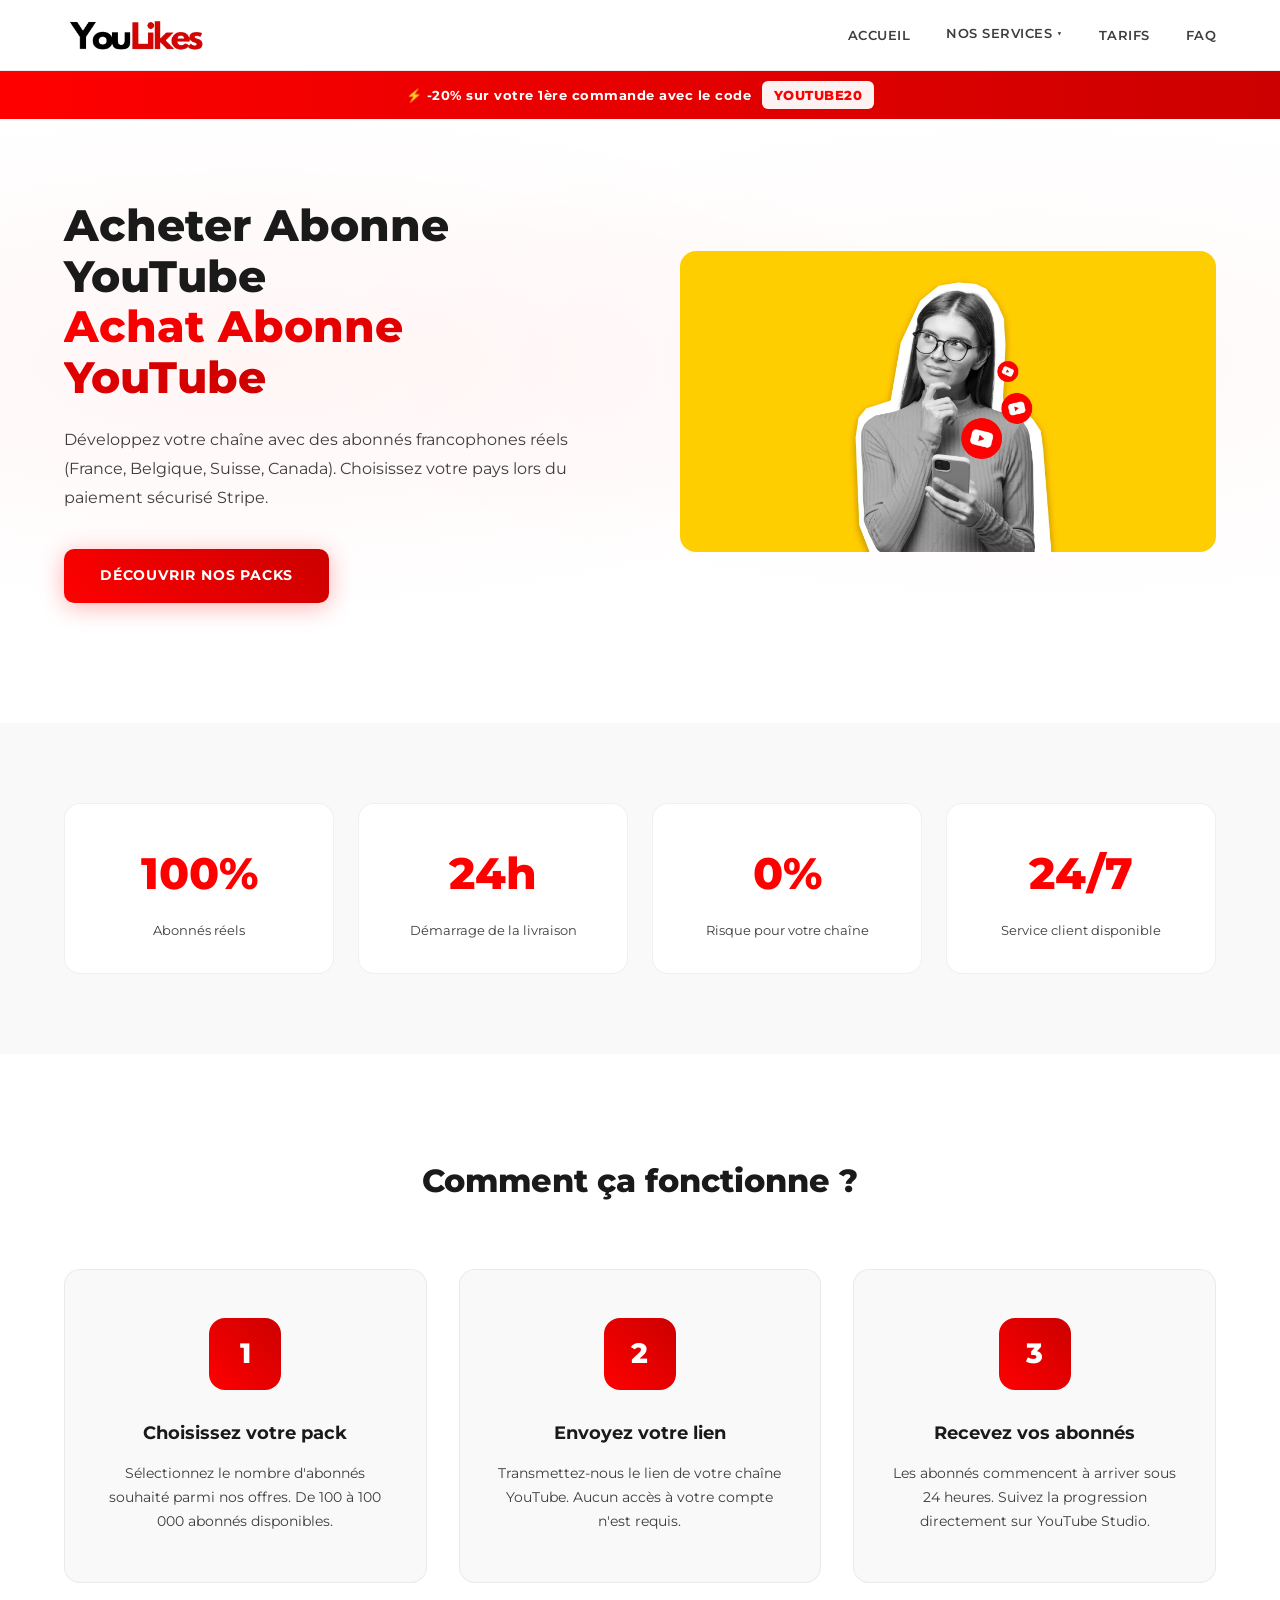
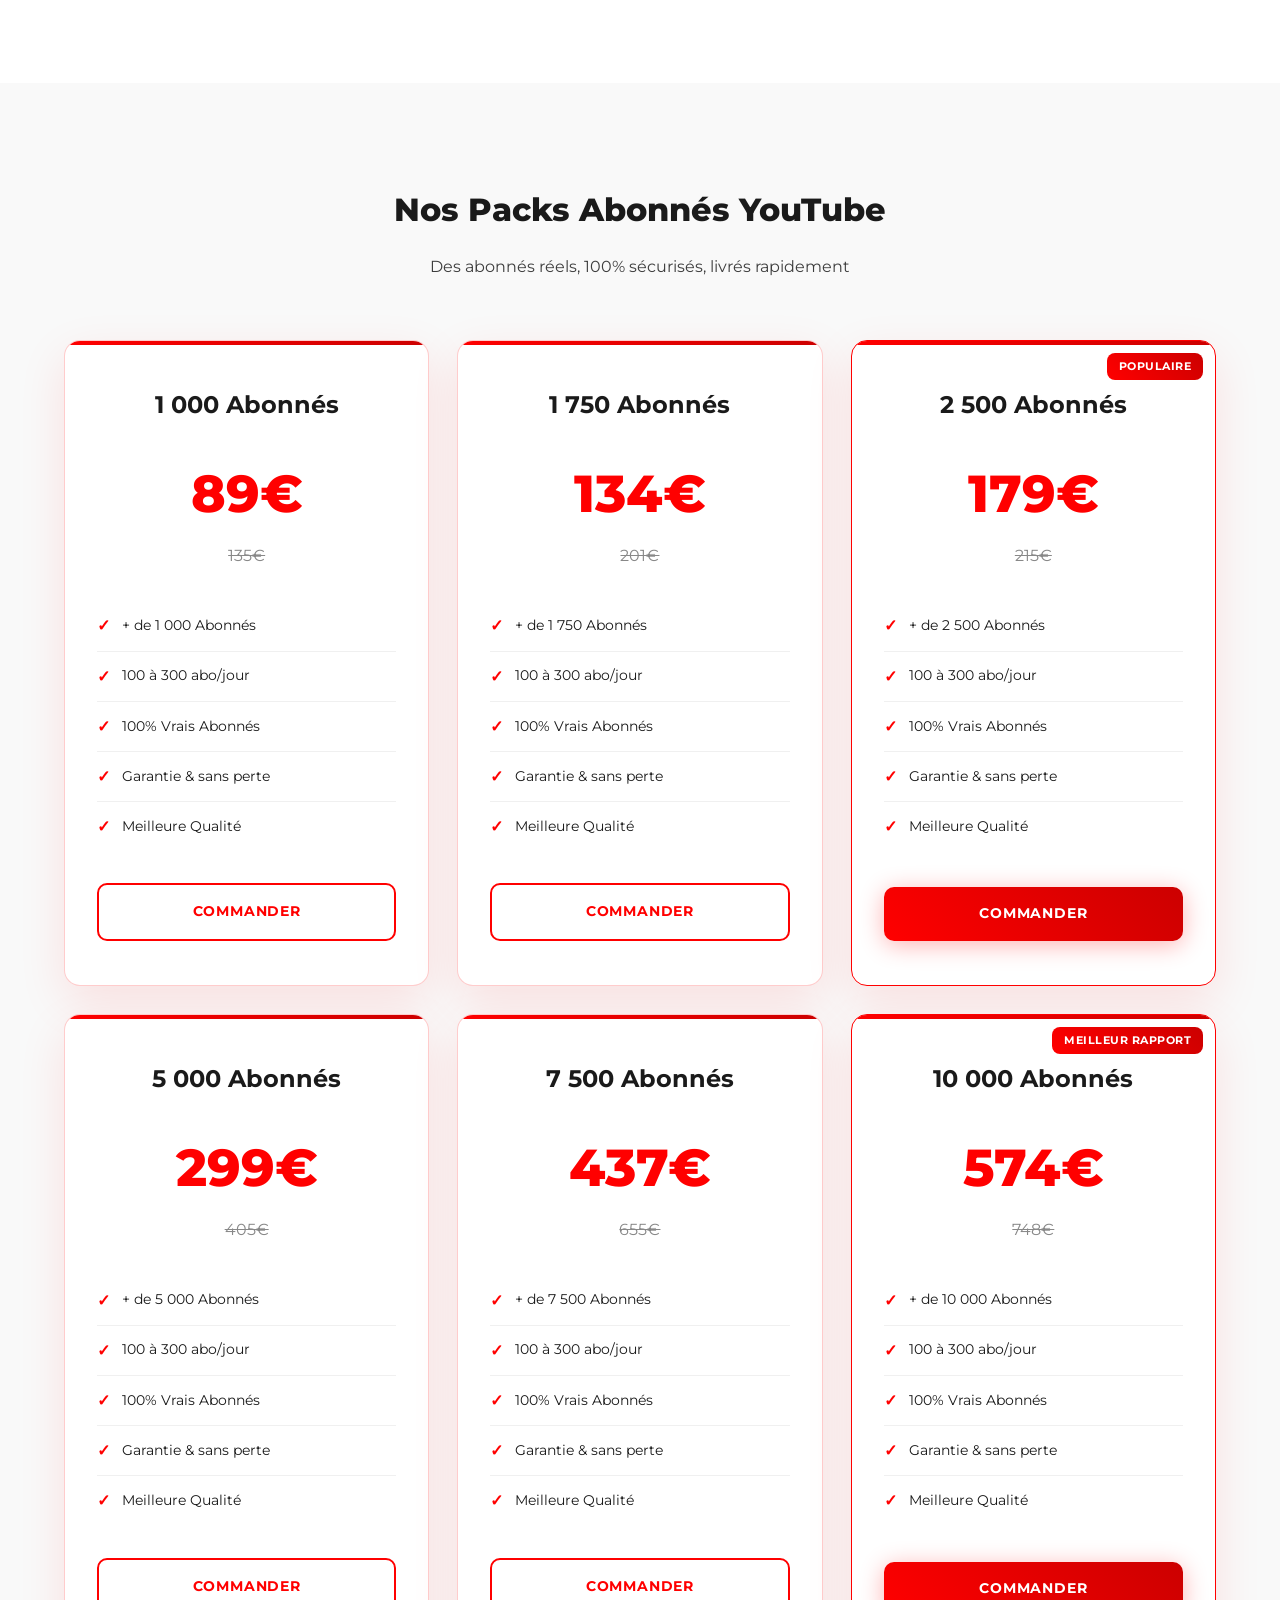
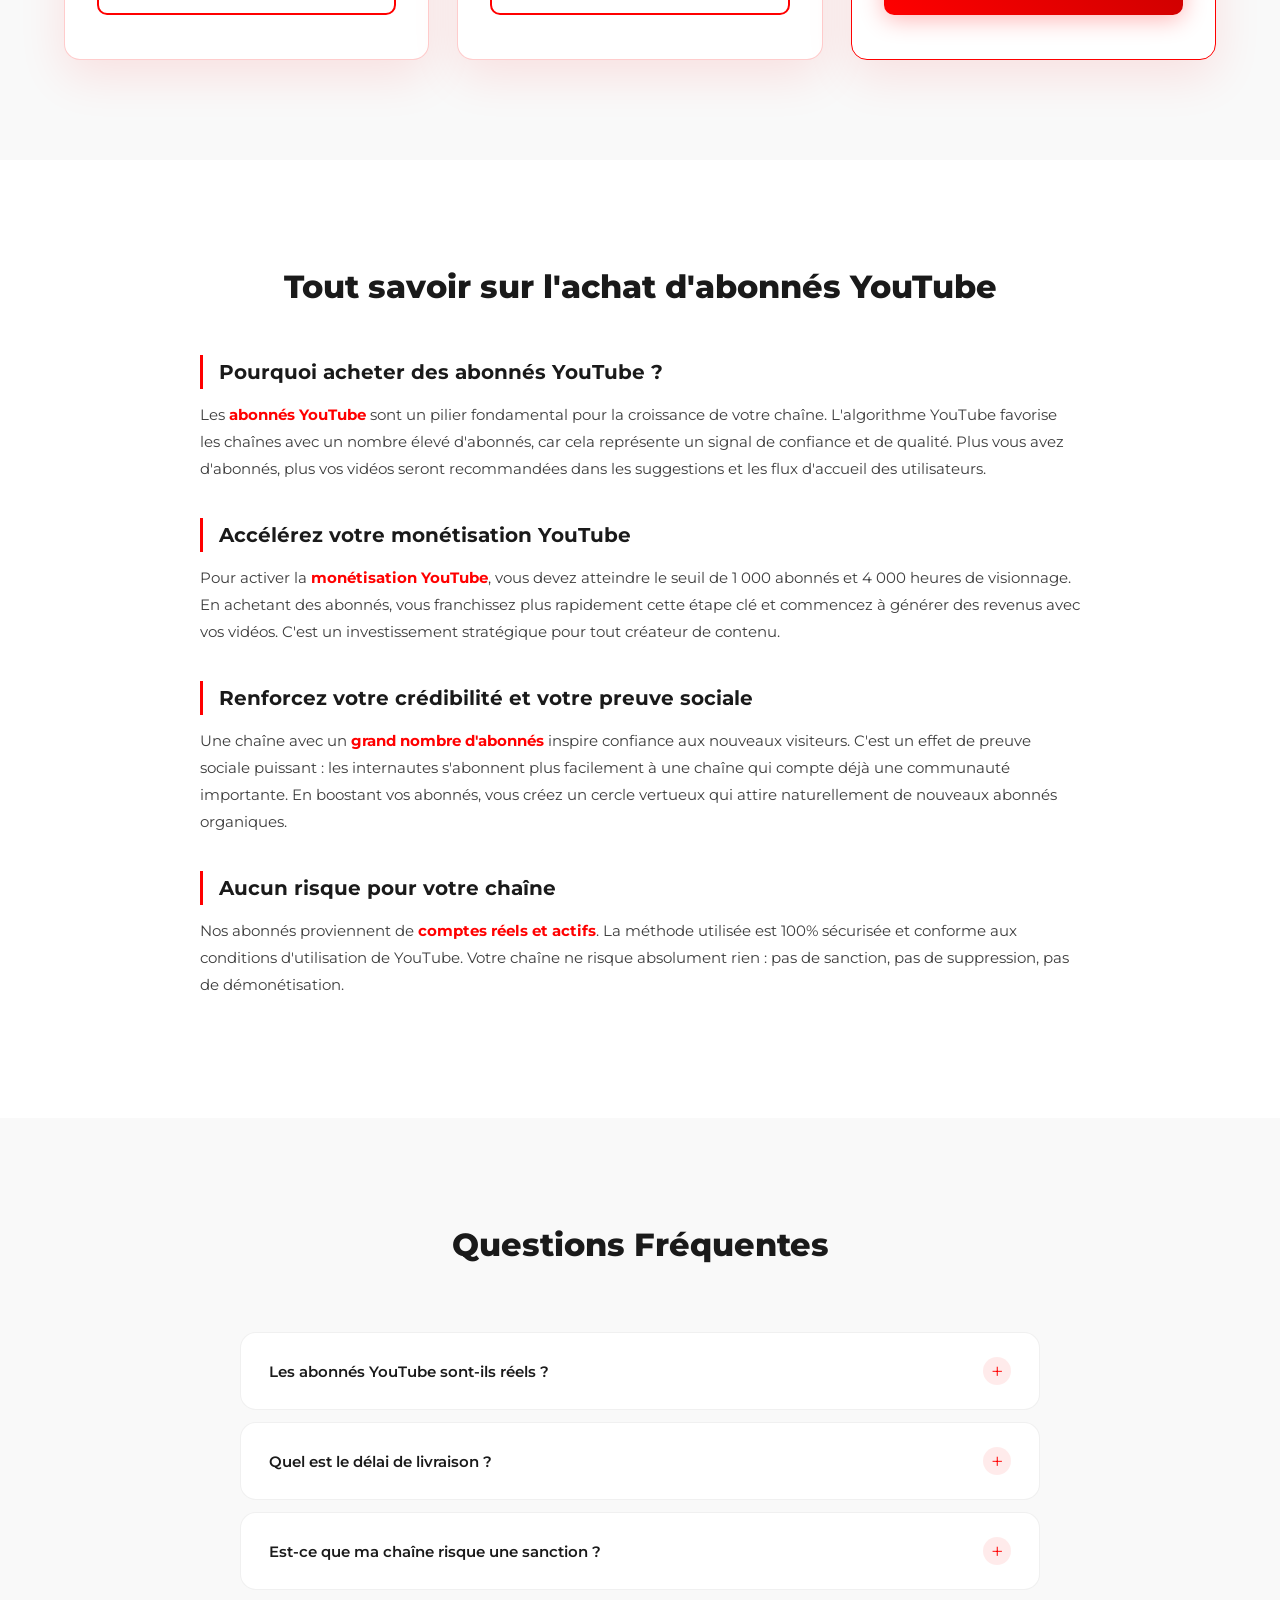
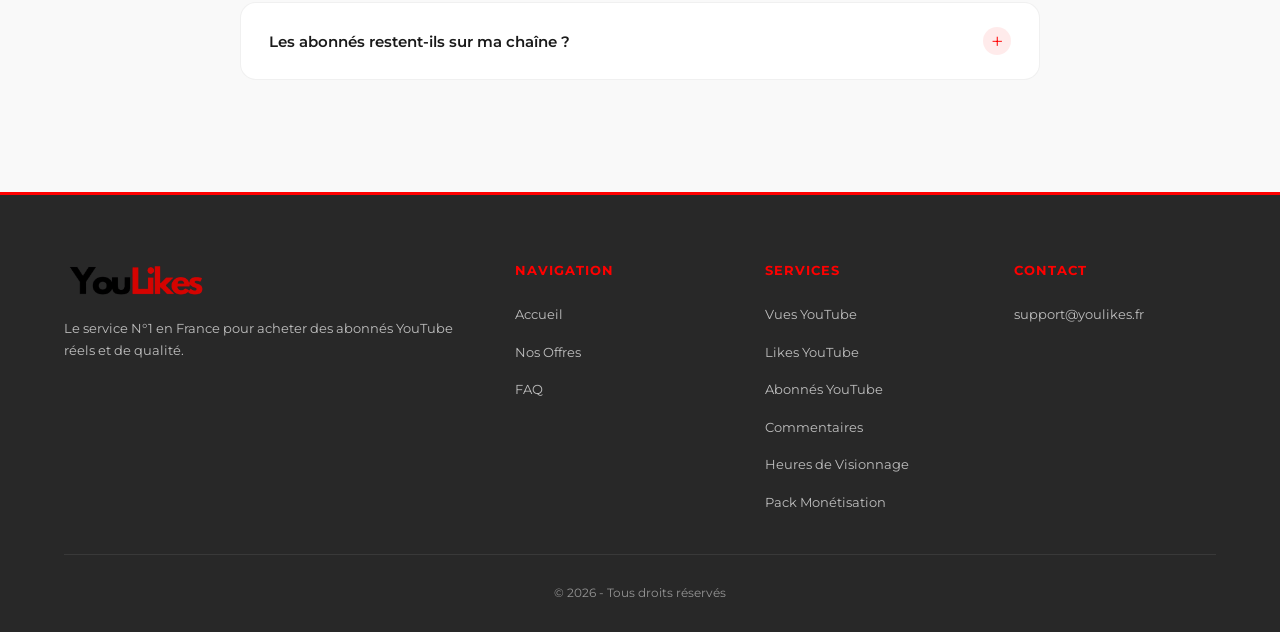
<file: acheter-abonne-youtube.html>
<!DOCTYPE html>
<html lang="fr">
<head>
    <meta charset="UTF-8">
    <meta name="viewport" content="width=device-width, initial-scale=1.0">
    <meta name="robots" content="index, follow">
    <title>Acheter Abonne YouTube - Achat Abonne YouTube</title>
    <meta name="description" content="Achetez des abonnes YouTube 100% reels et de haute qualite. Boostez votre chaine avec des abonnes fiables, livraison rapide et sans risque. A partir de 4.90 euros les 100 abonnes.">
    <link rel="canonical" href="https://youlikes.fr/acheter-abonne-youtube.html"/>
    <link rel="alternate" hreflang="fr-FR" href="https://youlikes.fr/acheter-abonne-youtube.html"/>
    <link rel="alternate" hreflang="x-default" href="https://youlikes.fr/acheter-abonne-youtube.html"/>
    <meta property="og:type" content="website">
    <meta property="og:url" content="https://youlikes.fr/acheter-abonne-youtube.html">
    <meta property="og:title" content="Acheter des Abonnes YouTube">
    <meta property="og:description" content="Achetez des abonnes YouTube 100% reels et de haute qualite. Boostez votre chaine avec des abonnes fiables, livraison rapide et sans risque. A partir de 89 euros les 1000 abonnes.">
    <meta property="og:image" content="https://youlikes.fr/logo.png">
    <meta name="twitter:card" content="summary_large_image">
    <meta name="twitter:title" content="Acheter Followers YouTube">
    <meta name="twitter:description" content="Acheter abonnes youtube reels. Achat d abonnes youtube securise, abonnes youtube pas cher. Meilleur site pour acheter des abonnes youtube en France.">
    <meta name="twitter:image" content="https://youlikes.fr/logo.png">
    <link rel="preconnect" href="https://fonts.googleapis.com">
    <link rel="preconnect" href="https://fonts.gstatic.com" crossorigin>
    <link href="https://fonts.googleapis.com/css2?family=Montserrat:wght@400;500;600;700;800&display=swap" rel="stylesheet">
    <link rel="stylesheet" href="styles.css">
    <link rel="icon" type="image/x-icon" href="/favicon.ico">
    <link rel="apple-touch-icon" sizes="96x96" href="/logo/apple-icon-96x96.png">
    <link rel="icon" type="image/png" sizes="96x96" href="/logo/android-icon-96x96.png">
    <link rel="icon" type="image/png" sizes="32x32" href="/logo/android-icon-32x32.png">
    <meta name="msapplication-TileImage" content="/logo/ms-icon-96x96.png">
    <script type="application/ld+json">
    {
        "@context": "https://schema.org",
        "@type": "FAQPage",
        "mainEntity": [
            {
                "@type": "Question",
                "name": "Les abonnes YouTube sont-ils reels ?",
                "acceptedAnswer": {
                    "@type": "Answer",
                    "text": "Oui, tous nos abonnes sont des comptes reels et actifs. Ils sont 100% securises et conformes aux conditions d'utilisation de YouTube."
                }
            },
            {
                "@type": "Question",
                "name": "Quel est le delai de livraison ?",
                "acceptedAnswer": {
                    "@type": "Answer",
                    "text": "La livraison demarre sous 24 heures apres la commande. Le delai complet depend du volume commande, de 1 jour pour 100 abonnes a 30 jours pour 100 000 abonnes."
                }
            },
            {
                "@type": "Question",
                "name": "Est-ce que ma chaine risque une sanction ?",
                "acceptedAnswer": {
                    "@type": "Answer",
                    "text": "Non, nos abonnes proviennent de comptes reels et actifs. La methode utilisee est sure et naturelle. Aucun risque pour votre chaine."
                }
            },
            {
                "@type": "Question",
                "name": "Les abonnes restent-ils sur ma chaine ?",
                "acceptedAnswer": {
                    "@type": "Answer",
                    "text": "Oui, nos abonnes sont de haute qualite et restent sur votre chaine de maniere durable. En cas de perte minime, nous offrons une garantie de remplacement."
                }
            }
        ]
    }
    </script>
    <script type="application/ld+json">
    {
        "@context": "https://schema.org",
        "@type": "Product",
        "name": "Acheter Abonnes YouTube",
        "description": "Acheter abonne youtube et acheter des abonnes youtube reels. Achat abonnes youtube a partir de 89 euros. Acheter abonnes youtube de qualite. Achat d abonnes youtube securise. Acheter followers youtube garantis sans perte. Abonnes youtube pas cher. Meilleur site pour acheter des abonnes youtube. Acheter 1000 abonnes youtube comme acheter 100000 abonnes youtube selon vos besoins. Site pour acheter des abonnes youtube en France.",
        "brand": {
            "@type": "Brand",
            "name": "YouLikes"
        },
        "image": "https://youlikes.fr/logo.png",
        "offers": {
            "@type": "AggregateOffer",
            "priceCurrency": "EUR",
            "lowPrice": "89",
            "highPrice": "574",
            "offerCount": "6",
            "availability": "https://schema.org/InStock"
        }
    }
    </script>
    <script type="application/ld+json">
    {
        "@context": "https://schema.org",
        "@type": "Organization",
        "name": "Acheter Abonne YouTube",
        "url": "https://youlikes.fr",
        "hasOfferCatalog": {
            "@type": "OfferCatalog",
            "name": "Nos services",
            "itemListElement": [
                {
                    "@type": "Offer",
                    "itemOffered": {
                        "@type": "Service",
                        "name": "Acheter Abonne YouTube",
                        "url": "https://youlikes.fr/acheter-abonne-youtube.html"
                    }
                }
            ]
        }
    }
    </script>
</head>
<body>
    <header class="header">
        <div class="container">
            <a href="https://youlikes.fr/" class="logo" title="Acheter Vues YouTube">
                <img src="logo.png" alt="YouLikes" title="YouLikes" class="logo-img" width="200" height="200">
            </a>
            <nav class="nav">
                <ul class="nav-list">
                    <li><a href="https://youlikes.fr/" class="nav-link" title="Accueil">Accueil</a></li>
                    <li class="nav-item dropdown">
                        <a href="#" class="nav-link" title="Nos Services">Nos Services <span class="dropdown-arrow">&#9660;</span></a>
                        <div class="dropdown-menu">
                            <a href="https://youlikes.fr/" title="acheter vues youtube">Vues YouTube</a>
                            <a href="https://youlikes.fr/acheter-des-likes-youtube.html" title="acheter des likes youtube">Likes YouTube</a>
                            <a href="https://youlikes.fr/acheter-abonne-youtube.html" title="acheter abonne youtube">Abonn&eacute;s YouTube</a>
                            <a href="https://youlikes.fr/acheter-commentaires-youtube.html" title="achat commentaire youtube">Commentaires</a>
                            <a href="https://youlikes.fr/acheter-heures-visionnage-youtube.html" title="heure de visionnage youtube">Heures de Visionnage</a>
                            <a href="https://youlikes.fr/monetisation-youtube.html" title="monetiser chaine youtube">Pack Mon&eacute;tisation</a>
                        </div>
                    </li>
                    <li><a href="#offres" class="nav-link" title="Tarifs">Tarifs</a></li>
                    <li><a href="#faq" class="nav-link" title="FAQ">FAQ</a></li>
                </ul>
            </nav>
            <button class="menu-toggle" aria-label="Menu">
                <span></span>
                <span></span>
                <span></span>
            </button>
        </div>
    </header>
    <div class="promo-bar">&#x26A1; -20% sur votre 1&egrave;re commande avec le code <span class="promo-code">YOUTUBE20</span></div>

    <section id="accueil" class="hero">
        <div class="container">
            <div class="hero-content">
                <h1>Acheter Abonne YouTube<br><span class="highlight">Achat Abonne YouTube</span></h1>
                <p class="hero-subtitle">D&eacute;veloppez votre cha&icirc;ne avec des abonn&eacute;s francophones r&eacute;els (France, Belgique, Suisse, Canada). Choisissez votre pays lors du paiement s&eacute;curis&eacute; Stripe.</p>
                <a href="#offres" class="btn btn-primary" title="achat abonnes youtube">D&eacute;couvrir nos Packs</a>
            </div>
            <div class="hero-image">
                <img src="Que-es-YouTube.webp" alt="achat d abonnes youtube" title="meilleur site pour acheter des abonnes youtube" class="hero-img" loading="eager" width="1400" height="787">
            </div>
        </div>
    </section>

    <section class="stats">
        <div class="container">
            <div class="stat-card">
                <div class="stat-number" data-target="0" data-static="100%">100%</div>
                <p>Abonn&eacute;s r&eacute;els</p>
            </div>
            <div class="stat-card">
                <div class="stat-number" data-target="0" data-static="24h">24h</div>
                <p>D&eacute;marrage de la livraison</p>
            </div>
            <div class="stat-card">
                <div class="stat-number" data-target="0" data-static="0%">0%</div>
                <p>Risque pour votre cha&icirc;ne</p>
            </div>
            <div class="stat-card">
                <div class="stat-number" data-target="0" data-static="24/7">24/7</div>
                <p>Service client disponible</p>
            </div>
        </div>
    </section>

    <section class="how-it-works">
        <div class="container">
            <h2 class="section-title">Comment &ccedil;a fonctionne ?</h2>
            <div class="steps">
                <div class="step">
                    <div class="step-icon">
                        <span>1</span>
                    </div>
                    <h3>Choisissez votre pack</h3>
                    <p>S&eacute;lectionnez le nombre d'abonn&eacute;s souhait&eacute; parmi nos offres. De 100 &agrave; 100 000 abonn&eacute;s disponibles.</p>
                </div>
                <div class="step">
                    <div class="step-icon">
                        <span>2</span>
                    </div>
                    <h3>Envoyez votre lien</h3>
                    <p>Transmettez-nous le lien de votre cha&icirc;ne YouTube. Aucun acc&egrave;s &agrave; votre compte n'est requis.</p>
                </div>
                <div class="step">
                    <div class="step-icon">
                        <span>3</span>
                    </div>
                    <h3>Recevez vos abonn&eacute;s</h3>
                    <p>Les abonn&eacute;s commencent &agrave; arriver sous 24 heures. Suivez la progression directement sur YouTube Studio.</p>
                </div>
            </div>
        </div>
    </section>

    <section id="offres" class="pricing">
        <div class="container">
            <h2 class="section-title">Nos Packs Abonn&eacute;s YouTube</h2>
            <p class="section-subtitle">Des abonn&eacute;s r&eacute;els, 100% s&eacute;curis&eacute;s, livr&eacute;s rapidement</p>
            <div class="pricing-cards" style="grid-template-columns: repeat(3, 1fr);">

                <div class="pricing-card">
                    <div class="pricing-header">
                        <h3>1 000 Abonn&eacute;s</h3>
                    </div>
                    <div class="pricing-price">
                        <span class="price">89&euro;</span>
                        <span class="old-price">135&euro;</span>
                    </div>
                    <ul class="pricing-features">
                        <li><span class="check">&#10003;</span> + de 1 000 Abonn&eacute;s</li>
                        <li><span class="check">&#10003;</span> 100 &agrave; 300 abo/jour</li>
                        <li><span class="check">&#10003;</span> 100% Vrais Abonn&eacute;s</li>
                        <li><span class="check">&#10003;</span> Garantie &amp; sans perte</li>
                        <li><span class="check">&#10003;</span> Meilleure Qualit&eacute;</li>
                    </ul>
                    <a href="https://buy.stripe.com/3cI00j55g6ODd546XW6Na0C" class="btn btn-outline" title="Commander 1000 abonn&eacute;s" rel="noopener" target="_blank">Commander</a>
                </div>

                <div class="pricing-card">
                    <div class="pricing-header">
                        <h3>1 750 Abonn&eacute;s</h3>
                    </div>
                    <div class="pricing-price">
                        <span class="price">134&euro;</span>
                        <span class="old-price">201&euro;</span>
                    </div>
                    <ul class="pricing-features">
                        <li><span class="check">&#10003;</span> + de 1 750 Abonn&eacute;s</li>
                        <li><span class="check">&#10003;</span> 100 &agrave; 300 abo/jour</li>
                        <li><span class="check">&#10003;</span> 100% Vrais Abonn&eacute;s</li>
                        <li><span class="check">&#10003;</span> Garantie &amp; sans perte</li>
                        <li><span class="check">&#10003;</span> Meilleure Qualit&eacute;</li>
                    </ul>
                    <a href="https://buy.stripe.com/cNi28rdBMfl94yydmk6Na0D" class="btn btn-outline" title="Commander 1750 abonn&eacute;s" rel="noopener" target="_blank">Commander</a>
                </div>

                <div class="pricing-card featured">
                    <div class="pricing-badge">Populaire</div>
                    <div class="pricing-header">
                        <h3>2 500 Abonn&eacute;s</h3>
                    </div>
                    <div class="pricing-price">
                        <span class="price">179&euro;</span>
                        <span class="old-price">215&euro;</span>
                    </div>
                    <ul class="pricing-features">
                        <li><span class="check">&#10003;</span> + de 2 500 Abonn&eacute;s</li>
                        <li><span class="check">&#10003;</span> 100 &agrave; 300 abo/jour</li>
                        <li><span class="check">&#10003;</span> 100% Vrais Abonn&eacute;s</li>
                        <li><span class="check">&#10003;</span> Garantie &amp; sans perte</li>
                        <li><span class="check">&#10003;</span> Meilleure Qualit&eacute;</li>
                    </ul>
                    <a href="https://buy.stripe.com/cNicN5cxIb4T1mm3LK6Na0B" class="btn btn-primary" title="Commander 2500 abonn&eacute;s" rel="noopener" target="_blank">Commander</a>
                </div>

                <div class="pricing-card">
                    <div class="pricing-header">
                        <h3>5 000 Abonn&eacute;s</h3>
                    </div>
                    <div class="pricing-price">
                        <span class="price">299&euro;</span>
                        <span class="old-price">405&euro;</span>
                    </div>
                    <ul class="pricing-features">
                        <li><span class="check">&#10003;</span> + de 5 000 Abonn&eacute;s</li>
                        <li><span class="check">&#10003;</span> 100 &agrave; 300 abo/jour</li>
                        <li><span class="check">&#10003;</span> 100% Vrais Abonn&eacute;s</li>
                        <li><span class="check">&#10003;</span> Garantie &amp; sans perte</li>
                        <li><span class="check">&#10003;</span> Meilleure Qualit&eacute;</li>
                    </ul>
                    <a href="https://buy.stripe.com/00wcN5apA5Kz4yy4PO6Na0A" class="btn btn-outline" title="Commander 5000 abonn&eacute;s" rel="noopener" target="_blank">Commander</a>
                </div>

                <div class="pricing-card">
                    <div class="pricing-header">
                        <h3>7 500 Abonn&eacute;s</h3>
                    </div>
                    <div class="pricing-price">
                        <span class="price">437&euro;</span>
                        <span class="old-price">655&euro;</span>
                    </div>
                    <ul class="pricing-features">
                        <li><span class="check">&#10003;</span> + de 7 500 Abonn&eacute;s</li>
                        <li><span class="check">&#10003;</span> 100 &agrave; 300 abo/jour</li>
                        <li><span class="check">&#10003;</span> 100% Vrais Abonn&eacute;s</li>
                        <li><span class="check">&#10003;</span> Garantie &amp; sans perte</li>
                        <li><span class="check">&#10003;</span> Meilleure Qualit&eacute;</li>
                    </ul>
                    <a href="https://buy.stripe.com/cNi7sL1T4gpdghg8206Na0z" class="btn btn-outline" title="Commander 7500 abonn&eacute;s" rel="noopener" target="_blank">Commander</a>
                </div>

                <div class="pricing-card featured">
                    <div class="pricing-badge">Meilleur rapport</div>
                    <div class="pricing-header">
                        <h3>10 000 Abonn&eacute;s</h3>
                    </div>
                    <div class="pricing-price">
                        <span class="price">574&euro;</span>
                        <span class="old-price">748&euro;</span>
                    </div>
                    <ul class="pricing-features">
                        <li><span class="check">&#10003;</span> + de 10 000 Abonn&eacute;s</li>
                        <li><span class="check">&#10003;</span> 100 &agrave; 300 abo/jour</li>
                        <li><span class="check">&#10003;</span> 100% Vrais Abonn&eacute;s</li>
                        <li><span class="check">&#10003;</span> Garantie &amp; sans perte</li>
                        <li><span class="check">&#10003;</span> Meilleure Qualit&eacute;</li>
                    </ul>
                    <a href="https://buy.stripe.com/9B6bJ1gNYb4Tfdceqo6Na0y" class="btn btn-primary" title="Commander 10000 abonn&eacute;s" rel="noopener" target="_blank">Commander</a>
                </div>

            </div>
        </div>
    </section>

    <section class="seo-content">
        <div class="container">
            <h2 class="section-title">Tout savoir sur l'achat d'abonn&eacute;s YouTube</h2>
            <div class="seo-text">
                <h3>Pourquoi acheter des abonn&eacute;s YouTube ?</h3>
                <p>Les <strong>abonn&eacute;s YouTube</strong> sont un pilier fondamental pour la croissance de votre cha&icirc;ne. L'algorithme YouTube favorise les cha&icirc;nes avec un nombre &eacute;lev&eacute; d'abonn&eacute;s, car cela repr&eacute;sente un signal de confiance et de qualit&eacute;. Plus vous avez d'abonn&eacute;s, plus vos vid&eacute;os seront recommand&eacute;es dans les suggestions et les flux d'accueil des utilisateurs.</p>

                <h3>Acc&eacute;l&eacute;rez votre mon&eacute;tisation YouTube</h3>
                <p>Pour activer la <strong>mon&eacute;tisation YouTube</strong>, vous devez atteindre le seuil de 1 000 abonn&eacute;s et 4 000 heures de visionnage. En achetant des abonn&eacute;s, vous franchissez plus rapidement cette &eacute;tape cl&eacute; et commencez &agrave; g&eacute;n&eacute;rer des revenus avec vos vid&eacute;os. C'est un investissement strat&eacute;gique pour tout cr&eacute;ateur de contenu.</p>

                <h3>Renforcez votre cr&eacute;dibilit&eacute; et votre preuve sociale</h3>
                <p>Une cha&icirc;ne avec un <strong>grand nombre d'abonn&eacute;s</strong> inspire confiance aux nouveaux visiteurs. C'est un effet de preuve sociale puissant : les internautes s'abonnent plus facilement &agrave; une cha&icirc;ne qui compte d&eacute;j&agrave; une communaut&eacute; importante. En boostant vos abonn&eacute;s, vous cr&eacute;ez un cercle vertueux qui attire naturellement de nouveaux abonn&eacute;s organiques.</p>

                <h3>Aucun risque pour votre cha&icirc;ne</h3>
                <p>Nos abonn&eacute;s proviennent de <strong>comptes r&eacute;els et actifs</strong>. La m&eacute;thode utilis&eacute;e est 100% s&eacute;curis&eacute;e et conforme aux conditions d'utilisation de YouTube. Votre cha&icirc;ne ne risque absolument rien : pas de sanction, pas de suppression, pas de d&eacute;mon&eacute;tisation.</p>
            </div>
        </div>
    </section>

    <section id="faq" class="faq">
        <div class="container">
            <h2 class="section-title">Questions Fr&eacute;quentes</h2>
            <div class="faq-list">
                <div class="faq-item">
                    <button class="faq-question">
                        <span>Les abonn&eacute;s YouTube sont-ils r&eacute;els ?</span>
                        <span class="faq-icon">+</span>
                    </button>
                    <div class="faq-answer">
                        <p>Oui, tous nos abonn&eacute;s sont des comptes r&eacute;els et actifs. Ils sont 100% s&eacute;curis&eacute;s et conformes aux conditions d'utilisation de YouTube.</p>
                    </div>
                </div>
                <div class="faq-item">
                    <button class="faq-question">
                        <span>Quel est le d&eacute;lai de livraison ?</span>
                        <span class="faq-icon">+</span>
                    </button>
                    <div class="faq-answer">
                        <p>La livraison d&eacute;marre sous 24 heures apr&egrave;s la commande. Le d&eacute;lai complet d&eacute;pend du volume command&eacute;, de 1 &agrave; 2 jours pour 100 abonn&eacute;s &agrave; 30 jours pour 100 000 abonn&eacute;s.</p>
                    </div>
                </div>
                <div class="faq-item">
                    <button class="faq-question">
                        <span>Est-ce que ma cha&icirc;ne risque une sanction ?</span>
                        <span class="faq-icon">+</span>
                    </button>
                    <div class="faq-answer">
                        <p>Non, nos abonn&eacute;s proviennent de comptes r&eacute;els et actifs. La m&eacute;thode utilis&eacute;e est s&ucirc;re et naturelle. Aucun risque pour votre cha&icirc;ne.</p>
                    </div>
                </div>
                <div class="faq-item">
                    <button class="faq-question">
                        <span>Les abonn&eacute;s restent-ils sur ma cha&icirc;ne ?</span>
                        <span class="faq-icon">+</span>
                    </button>
                    <div class="faq-answer">
                        <p>Oui, nos abonn&eacute;s sont de haute qualit&eacute; et restent sur votre cha&icirc;ne de mani&egrave;re durable. En cas de perte minime, nous offrons une garantie de remplacement.</p>
                    </div>
                </div>
            </div>
        </div>
    </section>

    <footer class="footer">
        <div class="container">
            <div class="footer-content">
                <div class="footer-brand">
                    <a href="https://youlikes.fr/" class="logo" title="Acheter Vues YouTube">
                        <img src="logo.png" alt="YouLikes" title="YouLikes" class="logo-img" width="200" height="200">
                    </a>
                    <p>Le service N&deg;1 en France pour acheter des abonn&eacute;s YouTube r&eacute;els et de qualit&eacute;.</p>
                </div>
                <div class="footer-links">
                    <h4>Navigation</h4>
                    <ul>
                        <li><a href="https://youlikes.fr/" title="Accueil">Accueil</a></li>
                        <li><a href="#offres" title="Nos Offres">Nos Offres</a></li>
                        <li><a href="#faq" title="FAQ">FAQ</a></li>
                    </ul>
                </div>
                <div class="footer-links">
                    <h4>Services</h4>
                    <ul>
                        <li><a href="https://youlikes.fr/" title="vue youtube prix">Vues YouTube</a></li>
                        <li><a href="https://youlikes.fr/acheter-des-likes-youtube.html" title="acheter likes youtube">Likes YouTube</a></li>
                        <li><a href="https://youlikes.fr/acheter-abonne-youtube.html" title="acheter des abonnes youtube">Abonn&eacute;s YouTube</a></li>
                        <li><a href="https://youlikes.fr/acheter-commentaires-youtube.html" title="acheter commentaire youtube">Commentaires</a></li>
                        <li><a href="https://youlikes.fr/acheter-heures-visionnage-youtube.html" title="4000 h de visionnage youtube">Heures de Visionnage</a></li>
                        <li><a href="https://youlikes.fr/monetisation-youtube.html" title="monetiser sa chaine youtube">Pack Mon&eacute;tisation</a></li>
                    </ul>
                </div>
                <div class="footer-links">
                    <h4>Contact</h4>
                    <ul>
                        <li><a href="mailto:support@youlikes.fr" title="support@youlikes.fr">support@youlikes.fr</a></li>
                    </ul>
                </div>
            </div>
            <div class="footer-bottom">
                <p>&copy; 2026 - Tous droits r&eacute;serv&eacute;s</p>
            </div>
        </div>
    </footer>

    <script>
        document.addEventListener('DOMContentLoaded', function() {

            const menuToggle = document.querySelector('.menu-toggle');
            const nav = document.querySelector('.nav');

            if (menuToggle && nav) {
                menuToggle.addEventListener('click', function(e) {
                    e.stopPropagation();
                    nav.classList.toggle('active');
                    menuToggle.classList.toggle('active');
                });

                document.addEventListener('click', function(e) {
                    if (!nav.contains(e.target) && !menuToggle.contains(e.target)) {
                        nav.classList.remove('active');
                        menuToggle.classList.remove('active');
                        document.querySelectorAll('.nav-item.dropdown').forEach(d => d.classList.remove('active'));
                    }
                });

                const navLinks = document.querySelectorAll('.nav-link:not(.nav-item.dropdown > .nav-link)');
                navLinks.forEach(link => {
                    link.addEventListener('click', function() {
                        nav.classList.remove('active');
                        menuToggle.classList.remove('active');
                    });
                });
            }

            const dropdowns = document.querySelectorAll('.nav-item.dropdown');
            dropdowns.forEach(dropdown => {
                const dropdownLink = dropdown.querySelector('.nav-link');
                dropdownLink.addEventListener('click', function(e) {
                    if (window.innerWidth <= 768) {
                        e.preventDefault();
                        dropdown.classList.toggle('active');
                    }
                });
            });

            const dropdownMenuLinks = document.querySelectorAll('.dropdown-menu a');
            dropdownMenuLinks.forEach(link => {
                link.addEventListener('click', function() {
                    if (window.innerWidth <= 768) {
                        const nav = document.querySelector('.nav');
                        const menuToggle = document.querySelector('.menu-toggle');
                        nav.classList.remove('active');
                        menuToggle.classList.remove('active');
                        document.querySelectorAll('.nav-item.dropdown').forEach(d => d.classList.remove('active'));
                    }
                });
            });

            const anchorLinks = document.querySelectorAll('a[href^="#"]');
            anchorLinks.forEach(link => {
                link.addEventListener('click', function(e) {
                    e.preventDefault();
                    const targetId = this.getAttribute('href');
                    const targetElement = document.querySelector(targetId);
                    if (targetElement) {
                        const headerHeight = document.querySelector('.header').offsetHeight;
                        const targetPosition = targetElement.offsetTop - headerHeight;
                        window.scrollTo({ top: targetPosition, behavior: 'smooth' });
                    }
                });
            });

            const faqItems = document.querySelectorAll('.faq-item');
            faqItems.forEach(item => {
                const question = item.querySelector('.faq-question');
                question.addEventListener('click', function() {
                    faqItems.forEach(otherItem => {
                        if (otherItem !== item && otherItem.classList.contains('active')) {
                            otherItem.classList.remove('active');
                        }
                    });
                    item.classList.toggle('active');
                });
            });

            const animateElements = document.querySelectorAll('.stat-card, .step, .pricing-card, .faq-item');
            const observerOptions = { threshold: 0.1, rootMargin: '0px 0px -50px 0px' };
            const observer = new IntersectionObserver(function(entries) {
                entries.forEach(entry => {
                    if (entry.isIntersecting) {
                        entry.target.style.opacity = '1';
                        entry.target.style.transform = 'translateY(0)';
                    }
                });
            }, observerOptions);

            animateElements.forEach(element => {
                element.style.opacity = '0';
                element.style.transform = 'translateY(30px)';
                element.style.transition = 'opacity 0.6s ease, transform 0.6s ease';
                observer.observe(element);
            });

            const statNumbers = document.querySelectorAll('.stat-number');
            let animated = false;
            function animateCounters() {
                if (animated) return;
                statNumbers.forEach(stat => {
                    const staticText = stat.getAttribute('data-static');
                    if (staticText) { stat.textContent = staticText; return; }
                    const target = parseInt(stat.getAttribute('data-target') || stat.textContent);
                    const suffix = stat.getAttribute('data-suffix') || '%';
                    if (isNaN(target) || target <= 0) return;
                    let current = 0;
                    const increment = target / 50;
                    const duration = 2000;
                    const stepTime = duration / 50;
                    const counter = setInterval(() => {
                        current += increment;
                        if (current >= target) { stat.textContent = target + suffix; clearInterval(counter); }
                        else { stat.textContent = Math.floor(current) + suffix; }
                    }, stepTime);
                });
                animated = true;
            }
            const statsSection = document.querySelector('.stats');
            if (statsSection) {
                const statsObserver = new IntersectionObserver((entries) => {
                    entries.forEach(entry => { if (entry.isIntersecting) { animateCounters(); } });
                }, { threshold: 0.5 });
                statsObserver.observe(statsSection);
            }

        });
    </script>
</body>
</html>
</file>
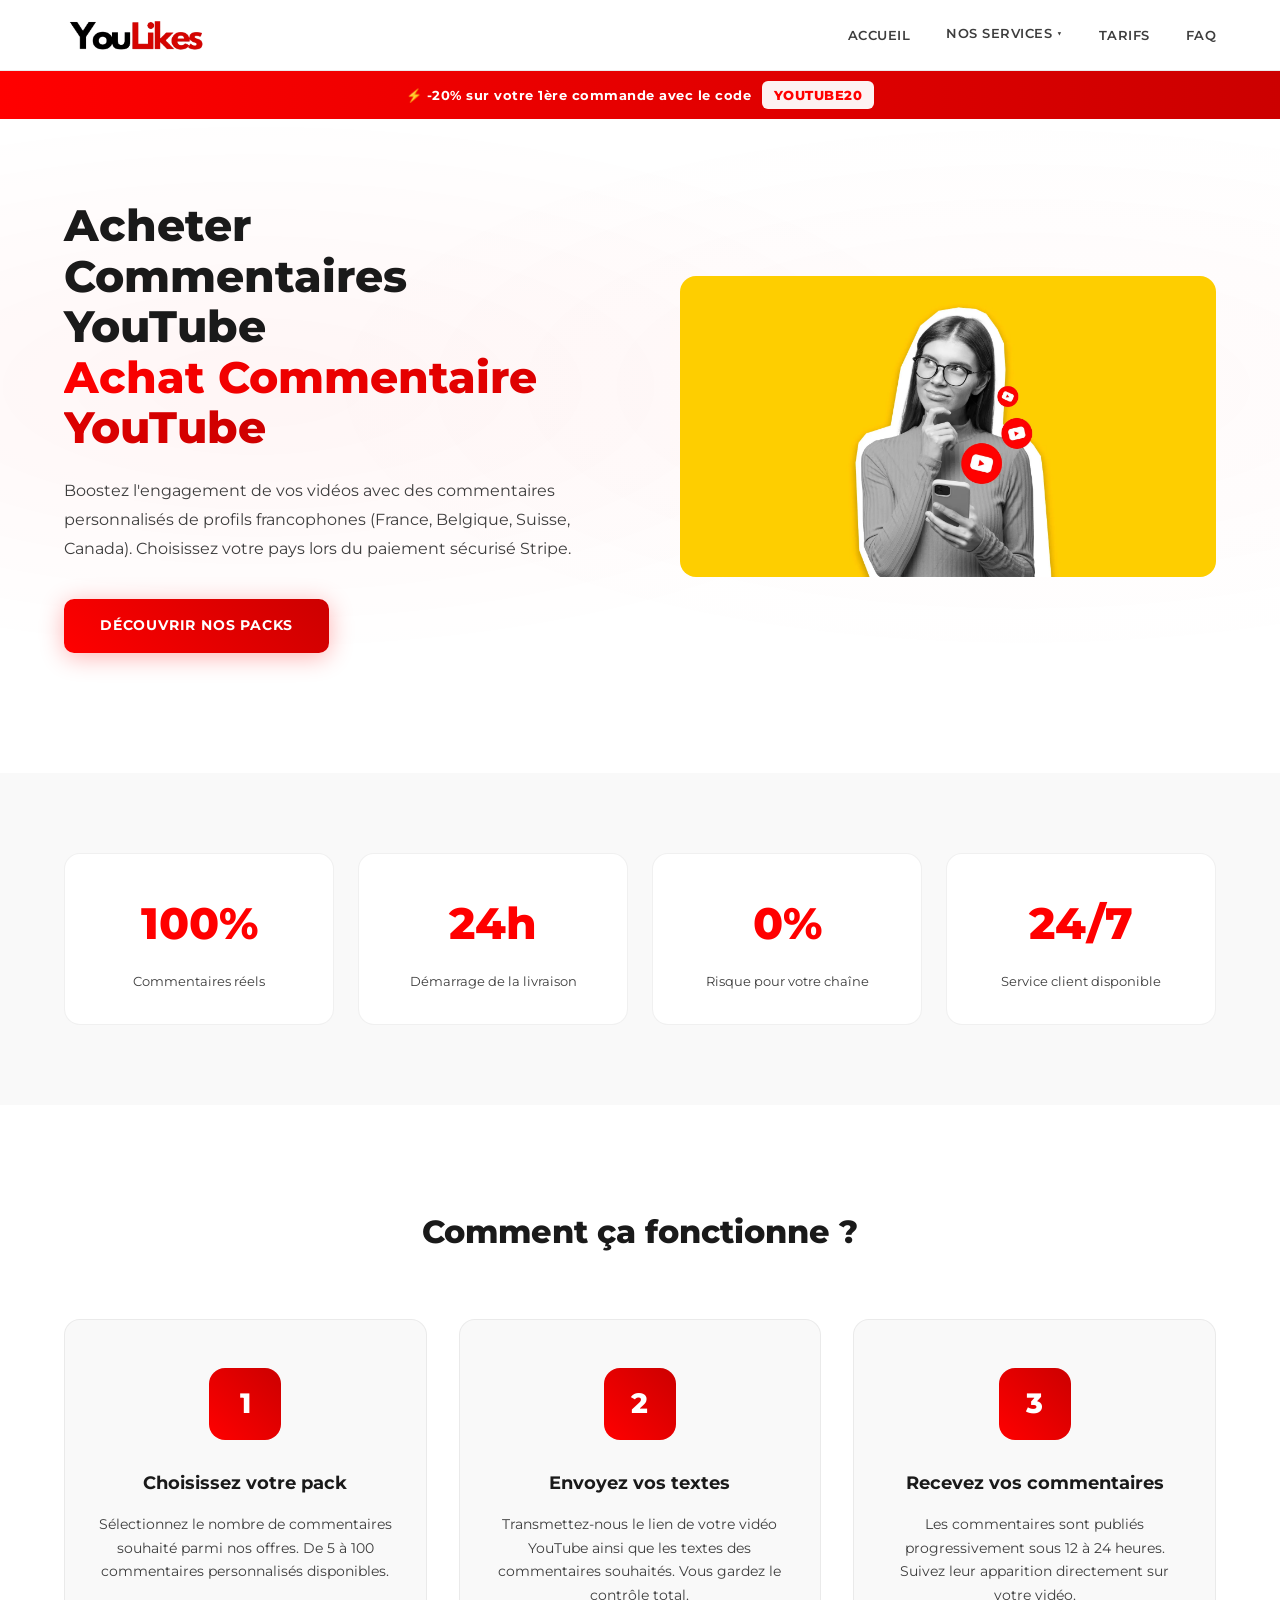
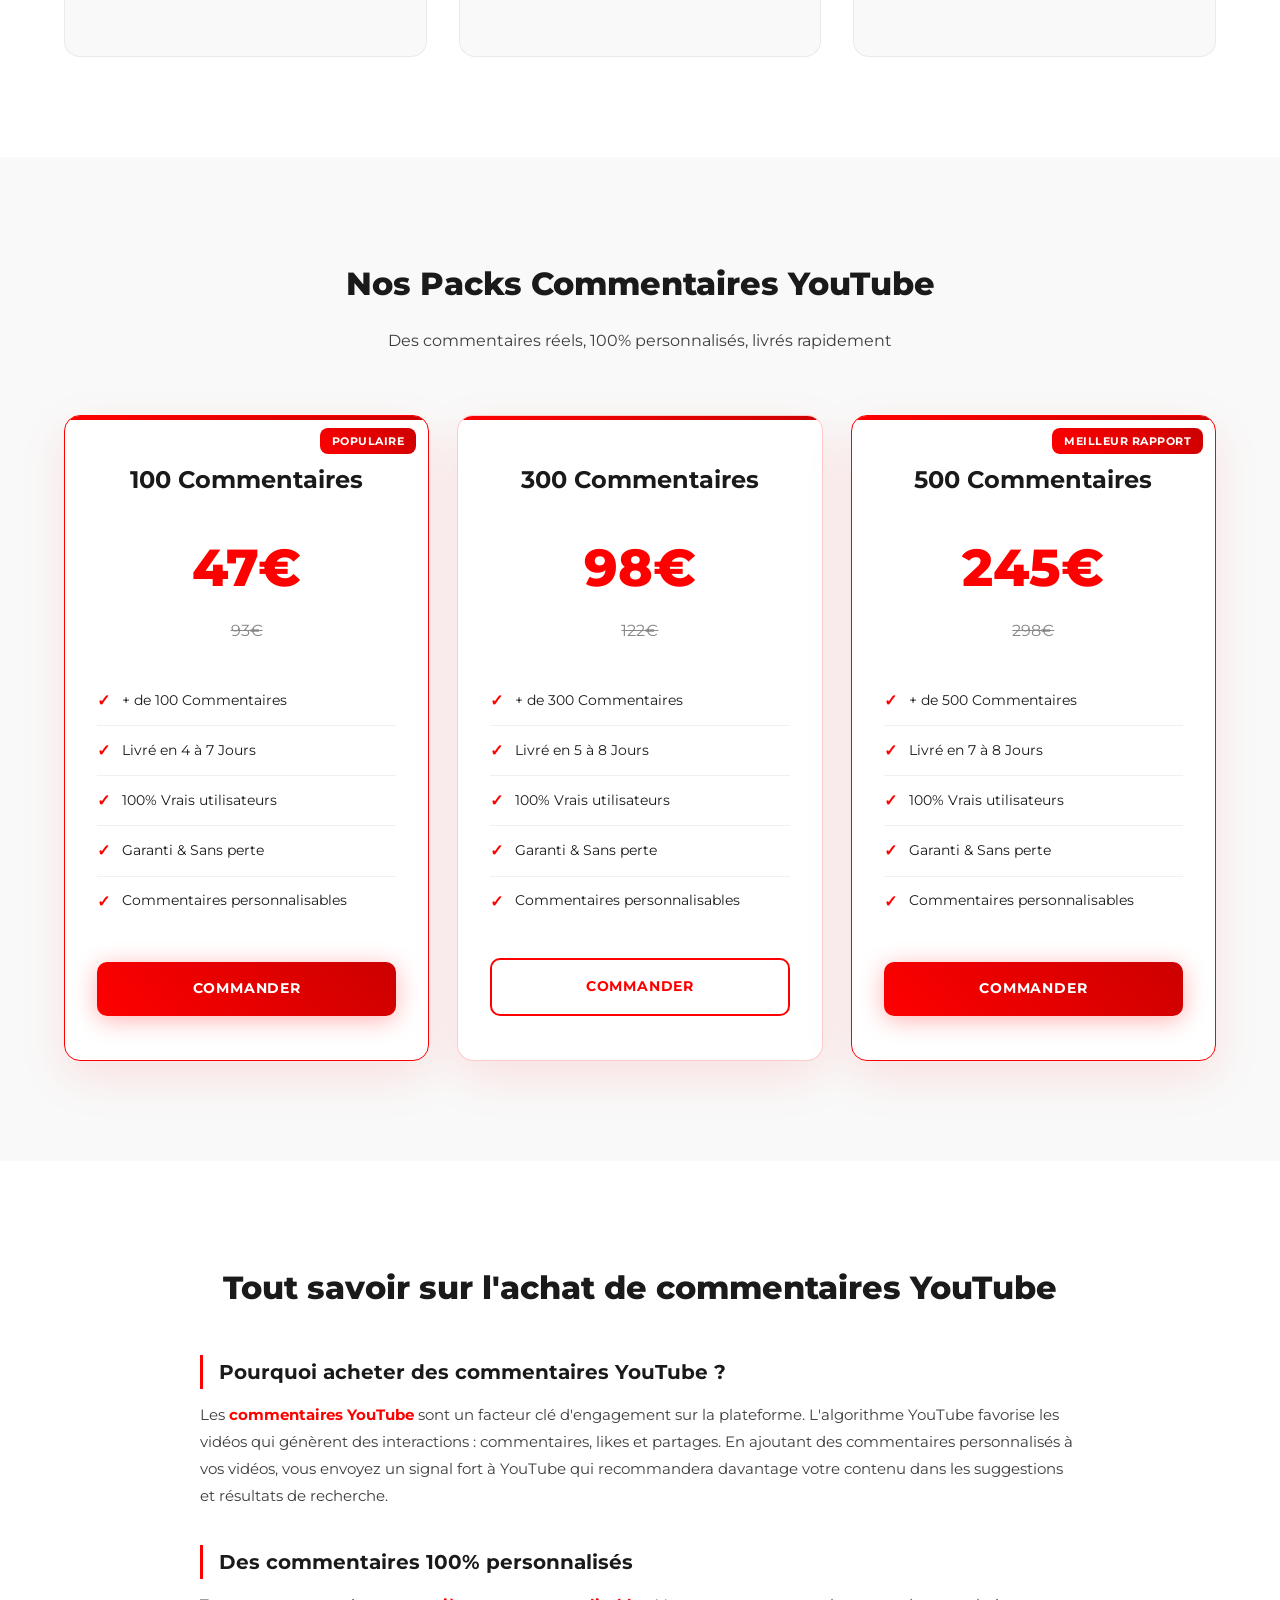
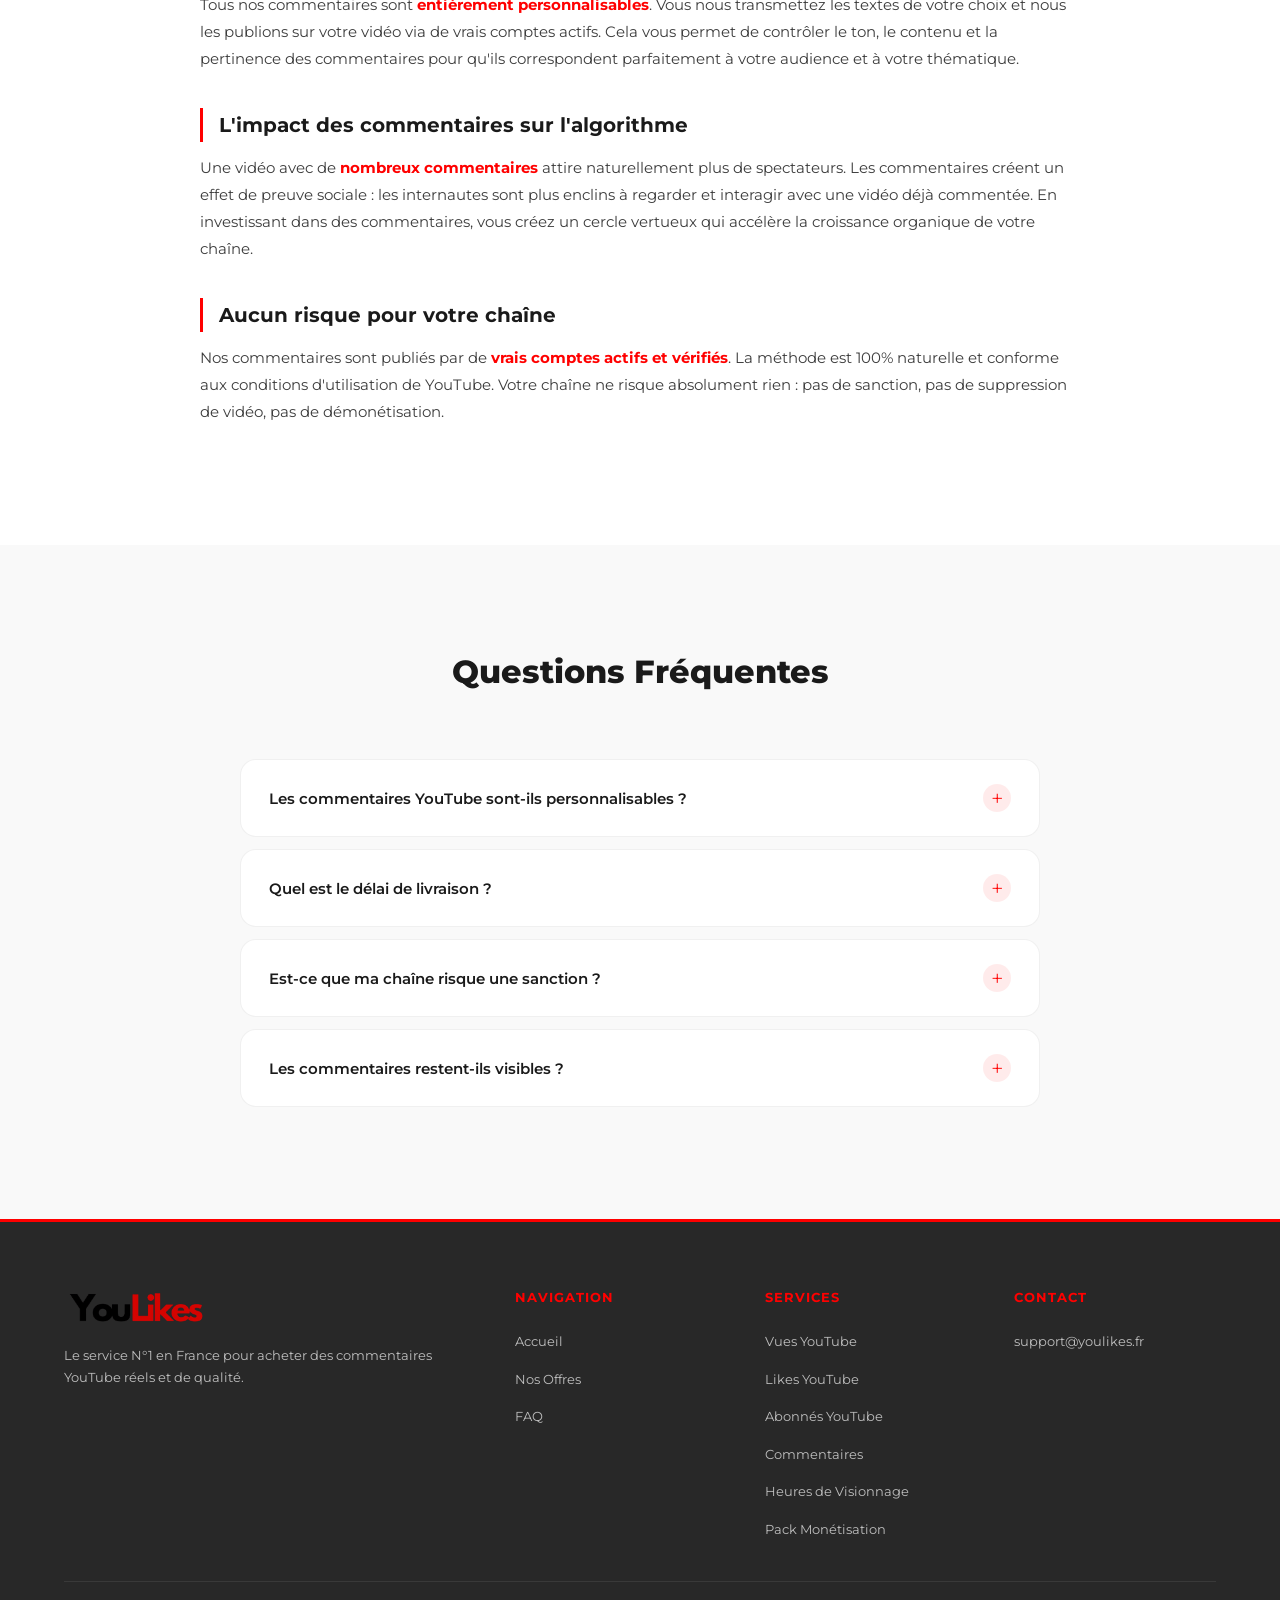
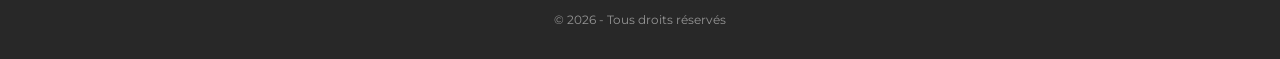
<file: acheter-commentaires-youtube.html>
<!DOCTYPE html>
<html lang="fr">
<head>
    <meta charset="UTF-8">
    <meta name="viewport" content="width=device-width, initial-scale=1.0">
    <meta name="robots" content="index, follow">
    <title>Acheter Commentaires YouTube - Achat Commentaire YouTube</title>
    <meta name="description" content="Achetez des commentaires YouTube personnalises 100% reels. Commentaires haute qualite, livraison rapide et sans risque. A partir de 4.90 euros les 5 commentaires.">
    <link rel="canonical" href="https://youlikes.fr/acheter-commentaires-youtube.html"/>
    <link rel="alternate" hreflang="fr-FR" href="https://youlikes.fr/acheter-commentaires-youtube.html"/>
    <link rel="alternate" hreflang="x-default" href="https://youlikes.fr/acheter-commentaires-youtube.html"/>
    <meta property="og:type" content="website">
    <meta property="og:url" content="https://youlikes.fr/acheter-commentaires-youtube.html">
    <meta property="og:title" content="Acheter Commentaire YouTube">
    <meta property="og:description" content="Achetez des commentaires YouTube personnalises 100% reels. Commentaires haute qualite, livraison rapide et sans risque. A partir de 47 euros les 100 commentaires.">
    <meta property="og:image" content="https://youlikes.fr/logo.png">
    <meta name="twitter:card" content="summary_large_image">
    <meta name="twitter:title" content="Achat Commentaire YouTube">
    <meta name="twitter:description" content="Achetez des commentaires YouTube personnalises pour booster l'engagement.">
    <meta name="twitter:image" content="https://youlikes.fr/logo.png">
    <link rel="preconnect" href="https://fonts.googleapis.com">
    <link rel="preconnect" href="https://fonts.gstatic.com" crossorigin>
    <link href="https://fonts.googleapis.com/css2?family=Montserrat:wght@400;500;600;700;800&display=swap" rel="stylesheet">
    <link rel="stylesheet" href="styles.css">
    <link rel="icon" type="image/x-icon" href="/favicon.ico">
    <link rel="apple-touch-icon" sizes="96x96" href="/logo/apple-icon-96x96.png">
    <link rel="icon" type="image/png" sizes="96x96" href="/logo/android-icon-96x96.png">
    <link rel="icon" type="image/png" sizes="32x32" href="/logo/android-icon-32x32.png">
    <meta name="msapplication-TileImage" content="/logo/ms-icon-96x96.png">
    <script type="application/ld+json">
    {
        "@context": "https://schema.org",
        "@type": "FAQPage",
        "mainEntity": [
            {
                "@type": "Question",
                "name": "Les commentaires YouTube sont-ils personnalisables ?",
                "acceptedAnswer": {
                    "@type": "Answer",
                    "text": "Oui, tous nos commentaires sont 100% personnalisables. Vous nous envoyez les textes de votre choix et nous les publions sur votre video. Vous gardez un controle total sur le contenu des commentaires."
                }
            },
            {
                "@type": "Question",
                "name": "Quel est le delai de livraison ?",
                "acceptedAnswer": {
                    "@type": "Answer",
                    "text": "La livraison demarre sous 12 a 24 heures apres la commande. Le delai complet depend du nombre de commentaires commandes, de 12h pour 5 commentaires a 6 jours pour 100 commentaires."
                }
            },
            {
                "@type": "Question",
                "name": "Est-ce que ma chaine risque une sanction ?",
                "acceptedAnswer": {
                    "@type": "Answer",
                    "text": "Non, nos commentaires sont publies par de vrais comptes actifs. La methode est naturelle et sans risque pour votre chaine YouTube. Aucune sanction possible."
                }
            },
            {
                "@type": "Question",
                "name": "Les commentaires restent-ils visibles ?",
                "acceptedAnswer": {
                    "@type": "Answer",
                    "text": "Oui, les commentaires restent visibles de maniere permanente sur votre video. Ils sont publies par des comptes reels et actifs, ce qui garantit leur stabilite dans le temps."
                }
            }
        ]
    }
    </script>
    <script type="application/ld+json">
    {
        "@context": "https://schema.org",
        "@type": "Product",
        "name": "Acheter Commentaires YouTube",
        "description": "Achat commentaire youtube personnalise 100% reel. Acheter commentaire youtube de qualite. Acheter commentaires youtube a partir de 47 euros les 100 commentaires, livraison rapide et sans risque.",
        "brand": {
            "@type": "Brand",
            "name": "YouLikes"
        },
        "image": "https://youlikes.fr/logo.png",
        "offers": {
            "@type": "AggregateOffer",
            "priceCurrency": "EUR",
            "lowPrice": "47",
            "highPrice": "245",
            "offerCount": "3",
            "availability": "https://schema.org/InStock"
        }
    }
    </script>
    <script type="application/ld+json">
    {
        "@context": "https://schema.org",
        "@type": "Organization",
        "name": "Acheter Abonne YouTube",
        "url": "https://youlikes.fr",
        "hasOfferCatalog": {
            "@type": "OfferCatalog",
            "name": "Nos services",
            "itemListElement": [
                {
                    "@type": "Offer",
                    "itemOffered": {
                        "@type": "Service",
                        "name": "Acheter Commentaires YouTube",
                        "url": "https://youlikes.fr/acheter-commentaires-youtube.html"
                    }
                }
            ]
        }
    }
    </script>
</head>
<body>
    <header class="header">
        <div class="container">
            <a href="https://youlikes.fr/" class="logo" title="Acheter Vues YouTube">
                <img src="logo.png" alt="YouLikes" title="YouLikes" class="logo-img" width="200" height="200">
            </a>
            <nav class="nav">
                <ul class="nav-list">
                    <li><a href="https://youlikes.fr/" class="nav-link" title="Accueil">Accueil</a></li>
                    <li class="nav-item dropdown">
                        <a href="#" class="nav-link" title="Nos Services">Nos Services <span class="dropdown-arrow">&#9660;</span></a>
                        <div class="dropdown-menu">
                            <a href="https://youlikes.fr/" title="acheter vues youtube">Vues YouTube</a>
                            <a href="https://youlikes.fr/acheter-des-likes-youtube.html" title="achat like youtube">Likes YouTube</a>
                            <a href="https://youlikes.fr/acheter-abonne-youtube.html" title="acheter abonnes youtube">Abonn&eacute;s YouTube</a>
                            <a href="https://youlikes.fr/acheter-commentaires-youtube.html" title="acheter commentaires youtube">Commentaires</a>
                            <a href="https://youlikes.fr/acheter-heures-visionnage-youtube.html" title="heure de visionnage youtube">Heures de Visionnage</a>
                            <a href="https://youlikes.fr/monetisation-youtube.html" title="youtube studio monetisation">Pack Mon&eacute;tisation</a>
                        </div>
                    </li>
                    <li><a href="#offres" class="nav-link" title="Tarifs">Tarifs</a></li>
                    <li><a href="#faq" class="nav-link" title="FAQ">FAQ</a></li>
                </ul>
            </nav>
            <button class="menu-toggle" aria-label="Menu">
                <span></span>
                <span></span>
                <span></span>
            </button>
        </div>
    </header>
    <div class="promo-bar">&#x26A1; -20% sur votre 1&egrave;re commande avec le code <span class="promo-code">YOUTUBE20</span></div>

    <section id="accueil" class="hero">
        <div class="container">
            <div class="hero-content">
                <h1>Acheter Commentaires YouTube<br><span class="highlight">Achat Commentaire YouTube</span></h1>
                <p class="hero-subtitle">Boostez l'engagement de vos vid&eacute;os avec des commentaires personnalis&eacute;s de profils francophones (France, Belgique, Suisse, Canada). Choisissez votre pays lors du paiement s&eacute;curis&eacute; Stripe.</p>
                <a href="#offres" class="btn btn-primary" title="acheter commentaires youtube">D&eacute;couvrir nos Packs</a>
            </div>
            <div class="hero-image">
                <img src="Que-es-YouTube.webp" alt="achat commentaire youtube" title="acheter commentaire youtube" class="hero-img" loading="eager" width="1400" height="787">
            </div>
        </div>
    </section>

    <section class="stats">
        <div class="container">
            <div class="stat-card">
                <div class="stat-number" data-target="0" data-static="100%">100%</div>
                <p>Commentaires r&eacute;els</p>
            </div>
            <div class="stat-card">
                <div class="stat-number" data-target="0" data-static="24h">24h</div>
                <p>D&eacute;marrage de la livraison</p>
            </div>
            <div class="stat-card">
                <div class="stat-number" data-target="0" data-static="0%">0%</div>
                <p>Risque pour votre cha&icirc;ne</p>
            </div>
            <div class="stat-card">
                <div class="stat-number" data-target="0" data-static="24/7">24/7</div>
                <p>Service client disponible</p>
            </div>
        </div>
    </section>

    <section class="how-it-works">
        <div class="container">
            <h2 class="section-title">Comment &ccedil;a fonctionne ?</h2>
            <div class="steps">
                <div class="step">
                    <div class="step-icon">
                        <span>1</span>
                    </div>
                    <h3>Choisissez votre pack</h3>
                    <p>S&eacute;lectionnez le nombre de commentaires souhait&eacute; parmi nos offres. De 5 &agrave; 100 commentaires personnalis&eacute;s disponibles.</p>
                </div>
                <div class="step">
                    <div class="step-icon">
                        <span>2</span>
                    </div>
                    <h3>Envoyez vos textes</h3>
                    <p>Transmettez-nous le lien de votre vid&eacute;o YouTube ainsi que les textes des commentaires souhait&eacute;s. Vous gardez le contr&ocirc;le total.</p>
                </div>
                <div class="step">
                    <div class="step-icon">
                        <span>3</span>
                    </div>
                    <h3>Recevez vos commentaires</h3>
                    <p>Les commentaires sont publi&eacute;s progressivement sous 12 &agrave; 24 heures. Suivez leur apparition directement sur votre vid&eacute;o.</p>
                </div>
            </div>
        </div>
    </section>

    <section id="offres" class="pricing">
        <div class="container">
            <h2 class="section-title">Nos Packs Commentaires YouTube</h2>
            <p class="section-subtitle">Des commentaires r&eacute;els, 100% personnalis&eacute;s, livr&eacute;s rapidement</p>
            <div class="pricing-cards" style="grid-template-columns: repeat(3, 1fr);">

                <div class="pricing-card featured">
                    <div class="pricing-badge">Populaire</div>
                    <div class="pricing-header">
                        <h3>100 Commentaires</h3>
                    </div>
                    <div class="pricing-price">
                        <span class="price">47&euro;</span>
                        <span class="old-price">93&euro;</span>
                    </div>
                    <ul class="pricing-features">
                        <li><span class="check">&#10003;</span> + de 100 Commentaires</li>
                        <li><span class="check">&#10003;</span> Livr&eacute; en 4 &agrave; 7 Jours</li>
                        <li><span class="check">&#10003;</span> 100% Vrais utilisateurs</li>
                        <li><span class="check">&#10003;</span> Garanti &amp; Sans perte</li>
                        <li><span class="check">&#10003;</span> Commentaires personnalisables</li>
                    </ul>
                    <a href="https://buy.stripe.com/dRm7sL41c4Gv8OOcig6Na0x" class="btn btn-primary" title="Commander 100 commentaires" rel="noopener" target="_blank">Commander</a>
                </div>

                <div class="pricing-card">
                    <div class="pricing-header">
                        <h3>300 Commentaires</h3>
                    </div>
                    <div class="pricing-price">
                        <span class="price">98&euro;</span>
                        <span class="old-price">122&euro;</span>
                    </div>
                    <ul class="pricing-features">
                        <li><span class="check">&#10003;</span> + de 300 Commentaires</li>
                        <li><span class="check">&#10003;</span> Livr&eacute; en 5 &agrave; 8 Jours</li>
                        <li><span class="check">&#10003;</span> 100% Vrais utilisateurs</li>
                        <li><span class="check">&#10003;</span> Garanti &amp; Sans perte</li>
                        <li><span class="check">&#10003;</span> Commentaires personnalisables</li>
                    </ul>
                    <a href="https://buy.stripe.com/9B6aEX7do6ODaWW6XW6Na0w" class="btn btn-outline" title="Commander 300 commentaires" rel="noopener" target="_blank">Commander</a>
                </div>

                <div class="pricing-card featured">
                    <div class="pricing-badge">Meilleur rapport</div>
                    <div class="pricing-header">
                        <h3>500 Commentaires</h3>
                    </div>
                    <div class="pricing-price">
                        <span class="price">245&euro;</span>
                        <span class="old-price">298&euro;</span>
                    </div>
                    <ul class="pricing-features">
                        <li><span class="check">&#10003;</span> + de 500 Commentaires</li>
                        <li><span class="check">&#10003;</span> Livr&eacute; en 7 &agrave; 8 Jours</li>
                        <li><span class="check">&#10003;</span> 100% Vrais utilisateurs</li>
                        <li><span class="check">&#10003;</span> Garanti &amp; Sans perte</li>
                        <li><span class="check">&#10003;</span> Commentaires personnalisables</li>
                    </ul>
                    <a href="https://buy.stripe.com/aFa7sL9lw4Gv3uugyw6Na0v" class="btn btn-primary" title="Commander 500 commentaires" rel="noopener" target="_blank">Commander</a>
                </div>

            </div>
        </div>
    </section>

    <section class="seo-content">
        <div class="container">
            <h2 class="section-title">Tout savoir sur l'achat de commentaires YouTube</h2>
            <div class="seo-text">
                <h3>Pourquoi acheter des commentaires YouTube ?</h3>
                <p>Les <strong>commentaires YouTube</strong> sont un facteur cl&eacute; d'engagement sur la plateforme. L'algorithme YouTube favorise les vid&eacute;os qui g&eacute;n&egrave;rent des interactions : commentaires, likes et partages. En ajoutant des commentaires personnalis&eacute;s &agrave; vos vid&eacute;os, vous envoyez un signal fort &agrave; YouTube qui recommandera davantage votre contenu dans les suggestions et r&eacute;sultats de recherche.</p>

                <h3>Des commentaires 100% personnalis&eacute;s</h3>
                <p>Tous nos commentaires sont <strong>enti&egrave;rement personnalisables</strong>. Vous nous transmettez les textes de votre choix et nous les publions sur votre vid&eacute;o via de vrais comptes actifs. Cela vous permet de contr&ocirc;ler le ton, le contenu et la pertinence des commentaires pour qu'ils correspondent parfaitement &agrave; votre audience et &agrave; votre th&eacute;matique.</p>

                <h3>L'impact des commentaires sur l'algorithme</h3>
                <p>Une vid&eacute;o avec de <strong>nombreux commentaires</strong> attire naturellement plus de spectateurs. Les commentaires cr&eacute;ent un effet de preuve sociale : les internautes sont plus enclins &agrave; regarder et interagir avec une vid&eacute;o d&eacute;j&agrave; comment&eacute;e. En investissant dans des commentaires, vous cr&eacute;ez un cercle vertueux qui acc&eacute;l&egrave;re la croissance organique de votre cha&icirc;ne.</p>

                <h3>Aucun risque pour votre cha&icirc;ne</h3>
                <p>Nos commentaires sont publi&eacute;s par de <strong>vrais comptes actifs et v&eacute;rifi&eacute;s</strong>. La m&eacute;thode est 100% naturelle et conforme aux conditions d'utilisation de YouTube. Votre cha&icirc;ne ne risque absolument rien : pas de sanction, pas de suppression de vid&eacute;o, pas de d&eacute;mon&eacute;tisation.</p>
            </div>
        </div>
    </section>

    <section id="faq" class="faq">
        <div class="container">
            <h2 class="section-title">Questions Fr&eacute;quentes</h2>
            <div class="faq-list">
                <div class="faq-item">
                    <button class="faq-question">
                        <span>Les commentaires YouTube sont-ils personnalisables ?</span>
                        <span class="faq-icon">+</span>
                    </button>
                    <div class="faq-answer">
                        <p>Oui, tous nos commentaires sont 100% personnalisables. Vous nous envoyez les textes de votre choix et nous les publions sur votre vid&eacute;o. Vous gardez un contr&ocirc;le total sur le contenu des commentaires.</p>
                    </div>
                </div>
                <div class="faq-item">
                    <button class="faq-question">
                        <span>Quel est le d&eacute;lai de livraison ?</span>
                        <span class="faq-icon">+</span>
                    </button>
                    <div class="faq-answer">
                        <p>La livraison d&eacute;marre sous 12 &agrave; 24 heures apr&egrave;s la commande. Le d&eacute;lai complet d&eacute;pend du nombre de commentaires command&eacute;s, de 12h pour 5 commentaires &agrave; 6 jours pour 100 commentaires.</p>
                    </div>
                </div>
                <div class="faq-item">
                    <button class="faq-question">
                        <span>Est-ce que ma cha&icirc;ne risque une sanction ?</span>
                        <span class="faq-icon">+</span>
                    </button>
                    <div class="faq-answer">
                        <p>Non, nos commentaires sont publi&eacute;s par de vrais comptes actifs et v&eacute;rifi&eacute;s. La m&eacute;thode est naturelle et sans risque pour votre cha&icirc;ne YouTube. Aucune sanction possible.</p>
                    </div>
                </div>
                <div class="faq-item">
                    <button class="faq-question">
                        <span>Les commentaires restent-ils visibles ?</span>
                        <span class="faq-icon">+</span>
                    </button>
                    <div class="faq-answer">
                        <p>Oui, les commentaires restent visibles de mani&egrave;re permanente sur votre vid&eacute;o. Ils sont publi&eacute;s par des comptes r&eacute;els et actifs, ce qui garantit leur stabilit&eacute; dans le temps.</p>
                    </div>
                </div>
            </div>
        </div>
    </section>

    <footer class="footer">
        <div class="container">
            <div class="footer-content">
                <div class="footer-brand">
                    <a href="https://youlikes.fr/" class="logo" title="Acheter Vues YouTube">
                        <img src="logo.png" alt="YouLikes" title="YouLikes" class="logo-img" width="200" height="200">
                    </a>
                    <p>Le service N&deg;1 en France pour acheter des commentaires YouTube r&eacute;els et de qualit&eacute;.</p>
                </div>
                <div class="footer-links">
                    <h4>Navigation</h4>
                    <ul>
                        <li><a href="https://youlikes.fr/" title="Accueil">Accueil</a></li>
                        <li><a href="#offres" title="Nos Offres">Nos Offres</a></li>
                        <li><a href="#faq" title="FAQ">FAQ</a></li>
                    </ul>
                </div>
                <div class="footer-links">
                    <h4>Services</h4>
                    <ul>
                        <li><a href="https://youlikes.fr/" title="vue youtube prix">Vues YouTube</a></li>
                        <li><a href="https://youlikes.fr/acheter-des-likes-youtube.html" title="acheter des like youtube">Likes YouTube</a></li>
                        <li><a href="https://youlikes.fr/acheter-abonne-youtube.html" title="achat abonnes youtube">Abonn&eacute;s YouTube</a></li>
                        <li><a href="https://youlikes.fr/acheter-commentaires-youtube.html" title="acheter commentaire youtube">Commentaires</a></li>
                        <li><a href="https://youlikes.fr/acheter-heures-visionnage-youtube.html" title="4000 h de visionnage youtube">Heures de Visionnage</a></li>
                        <li><a href="https://youlikes.fr/monetisation-youtube.html" title="monetisation youtube">Pack Mon&eacute;tisation</a></li>
                    </ul>
                </div>
                <div class="footer-links">
                    <h4>Contact</h4>
                    <ul>
                        <li><a href="mailto:support@youlikes.fr" title="support@youlikes.fr">support@youlikes.fr</a></li>
                    </ul>
                </div>
            </div>
            <div class="footer-bottom">
                <p>&copy; 2026 - Tous droits r&eacute;serv&eacute;s</p>
            </div>
        </div>
    </footer>

    <script>
        document.addEventListener('DOMContentLoaded', function() {

            const menuToggle = document.querySelector('.menu-toggle');
            const nav = document.querySelector('.nav');

            if (menuToggle && nav) {
                menuToggle.addEventListener('click', function(e) {
                    e.stopPropagation();
                    nav.classList.toggle('active');
                    menuToggle.classList.toggle('active');
                });

                document.addEventListener('click', function(e) {
                    if (!nav.contains(e.target) && !menuToggle.contains(e.target)) {
                        nav.classList.remove('active');
                        menuToggle.classList.remove('active');
                        document.querySelectorAll('.nav-item.dropdown').forEach(d => d.classList.remove('active'));
                    }
                });

                const navLinks = document.querySelectorAll('.nav-link:not(.nav-item.dropdown > .nav-link)');
                navLinks.forEach(link => {
                    link.addEventListener('click', function() {
                        nav.classList.remove('active');
                        menuToggle.classList.remove('active');
                    });
                });
            }

            const dropdowns = document.querySelectorAll('.nav-item.dropdown');
            dropdowns.forEach(dropdown => {
                const dropdownLink = dropdown.querySelector('.nav-link');
                dropdownLink.addEventListener('click', function(e) {
                    if (window.innerWidth <= 768) {
                        e.preventDefault();
                        dropdown.classList.toggle('active');
                    }
                });
            });

            const dropdownMenuLinks = document.querySelectorAll('.dropdown-menu a');
            dropdownMenuLinks.forEach(link => {
                link.addEventListener('click', function() {
                    if (window.innerWidth <= 768) {
                        const nav = document.querySelector('.nav');
                        const menuToggle = document.querySelector('.menu-toggle');
                        nav.classList.remove('active');
                        menuToggle.classList.remove('active');
                        document.querySelectorAll('.nav-item.dropdown').forEach(d => d.classList.remove('active'));
                    }
                });
            });

            const anchorLinks = document.querySelectorAll('a[href^="#"]');
            anchorLinks.forEach(link => {
                link.addEventListener('click', function(e) {
                    e.preventDefault();
                    const targetId = this.getAttribute('href');
                    const targetElement = document.querySelector(targetId);
                    if (targetElement) {
                        const headerHeight = document.querySelector('.header').offsetHeight;
                        const targetPosition = targetElement.offsetTop - headerHeight;
                        window.scrollTo({ top: targetPosition, behavior: 'smooth' });
                    }
                });
            });

            const faqItems = document.querySelectorAll('.faq-item');
            faqItems.forEach(item => {
                const question = item.querySelector('.faq-question');
                question.addEventListener('click', function() {
                    faqItems.forEach(otherItem => {
                        if (otherItem !== item && otherItem.classList.contains('active')) {
                            otherItem.classList.remove('active');
                        }
                    });
                    item.classList.toggle('active');
                });
            });

            const animateElements = document.querySelectorAll('.stat-card, .step, .pricing-card, .faq-item');
            const observerOptions = { threshold: 0.1, rootMargin: '0px 0px -50px 0px' };
            const observer = new IntersectionObserver(function(entries) {
                entries.forEach(entry => {
                    if (entry.isIntersecting) {
                        entry.target.style.opacity = '1';
                        entry.target.style.transform = 'translateY(0)';
                    }
                });
            }, observerOptions);

            animateElements.forEach(element => {
                element.style.opacity = '0';
                element.style.transform = 'translateY(30px)';
                element.style.transition = 'opacity 0.6s ease, transform 0.6s ease';
                observer.observe(element);
            });

            const statNumbers = document.querySelectorAll('.stat-number');
            let animated = false;
            function animateCounters() {
                if (animated) return;
                statNumbers.forEach(stat => {
                    const staticText = stat.getAttribute('data-static');
                    if (staticText) { stat.textContent = staticText; return; }
                    const target = parseInt(stat.getAttribute('data-target') || stat.textContent);
                    const suffix = stat.getAttribute('data-suffix') || '%';
                    if (isNaN(target) || target <= 0) return;
                    let current = 0;
                    const increment = target / 50;
                    const duration = 2000;
                    const stepTime = duration / 50;
                    const counter = setInterval(() => {
                        current += increment;
                        if (current >= target) { stat.textContent = target + suffix; clearInterval(counter); }
                        else { stat.textContent = Math.floor(current) + suffix; }
                    }, stepTime);
                });
                animated = true;
            }
            const statsSection = document.querySelector('.stats');
            if (statsSection) {
                const statsObserver = new IntersectionObserver((entries) => {
                    entries.forEach(entry => { if (entry.isIntersecting) { animateCounters(); } });
                }, { threshold: 0.5 });
                statsObserver.observe(statsSection);
            }

        });
    </script>
</body>
</html>
</file>
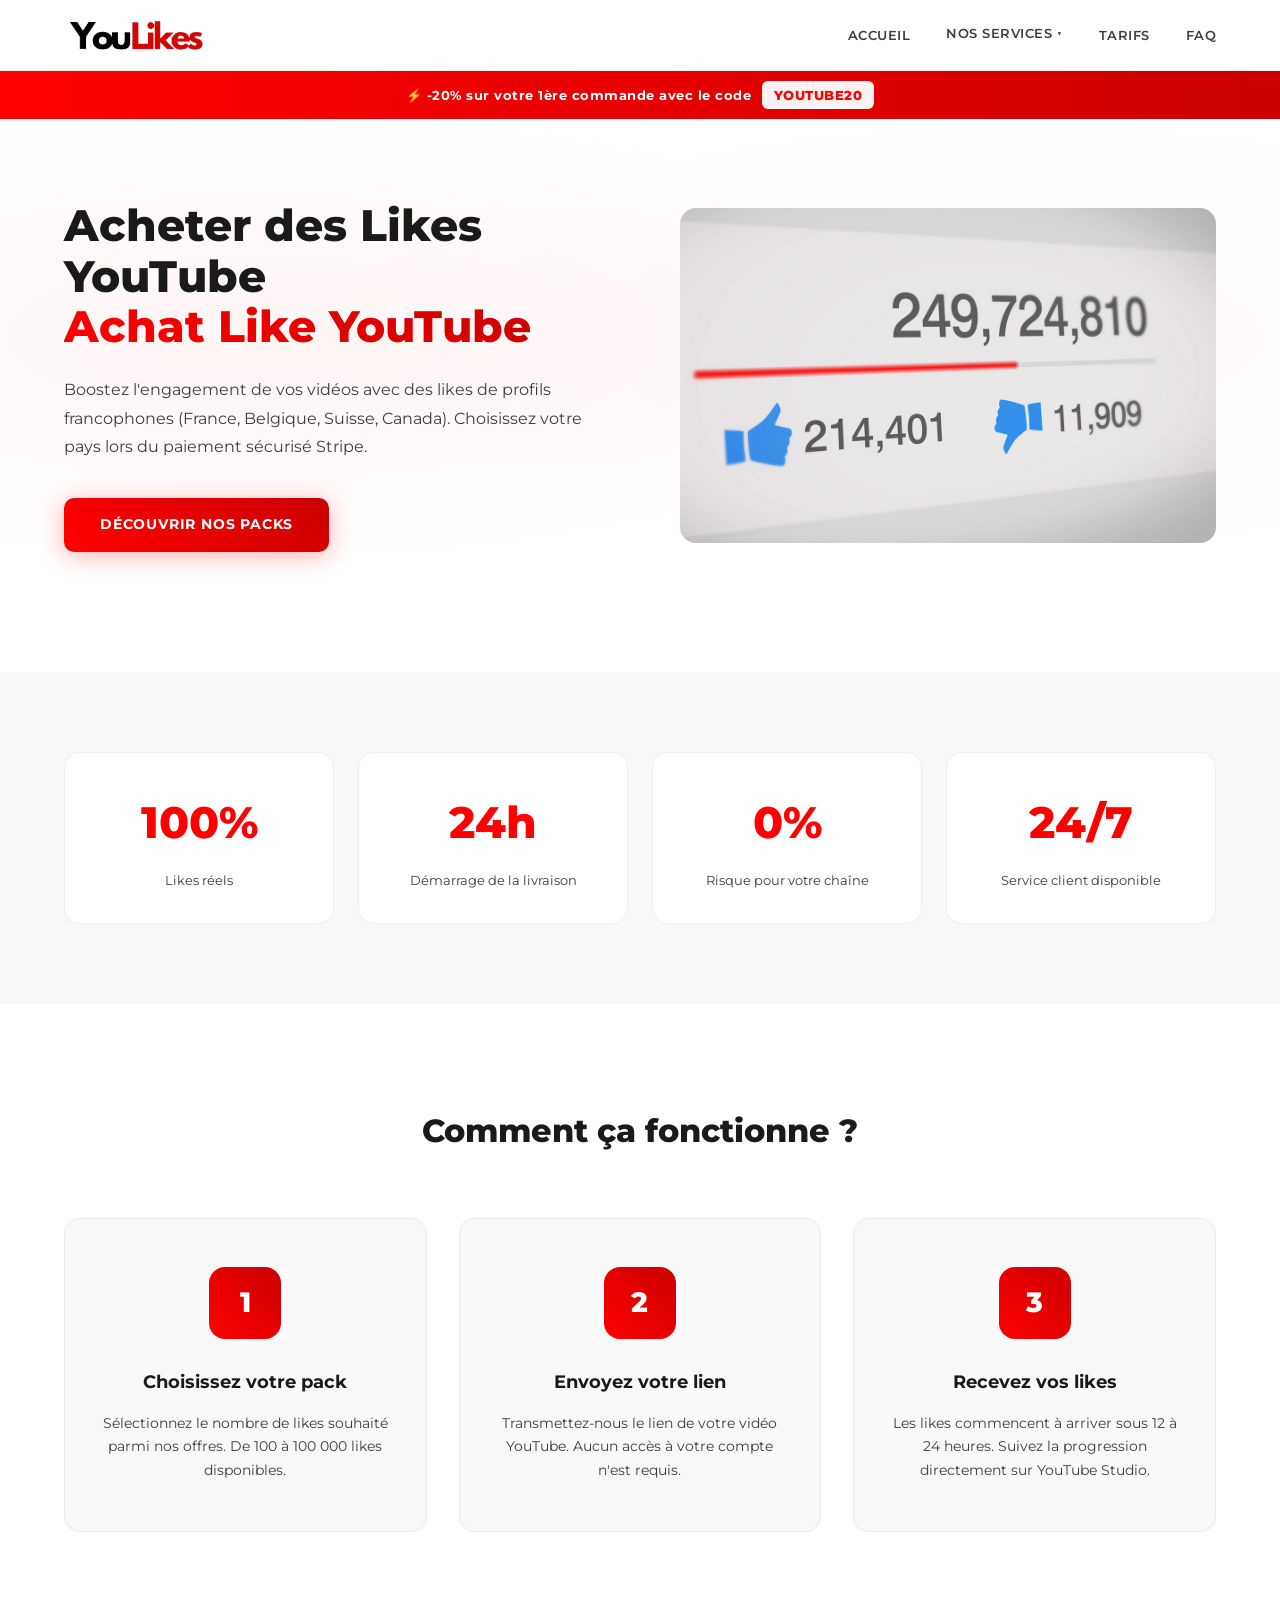
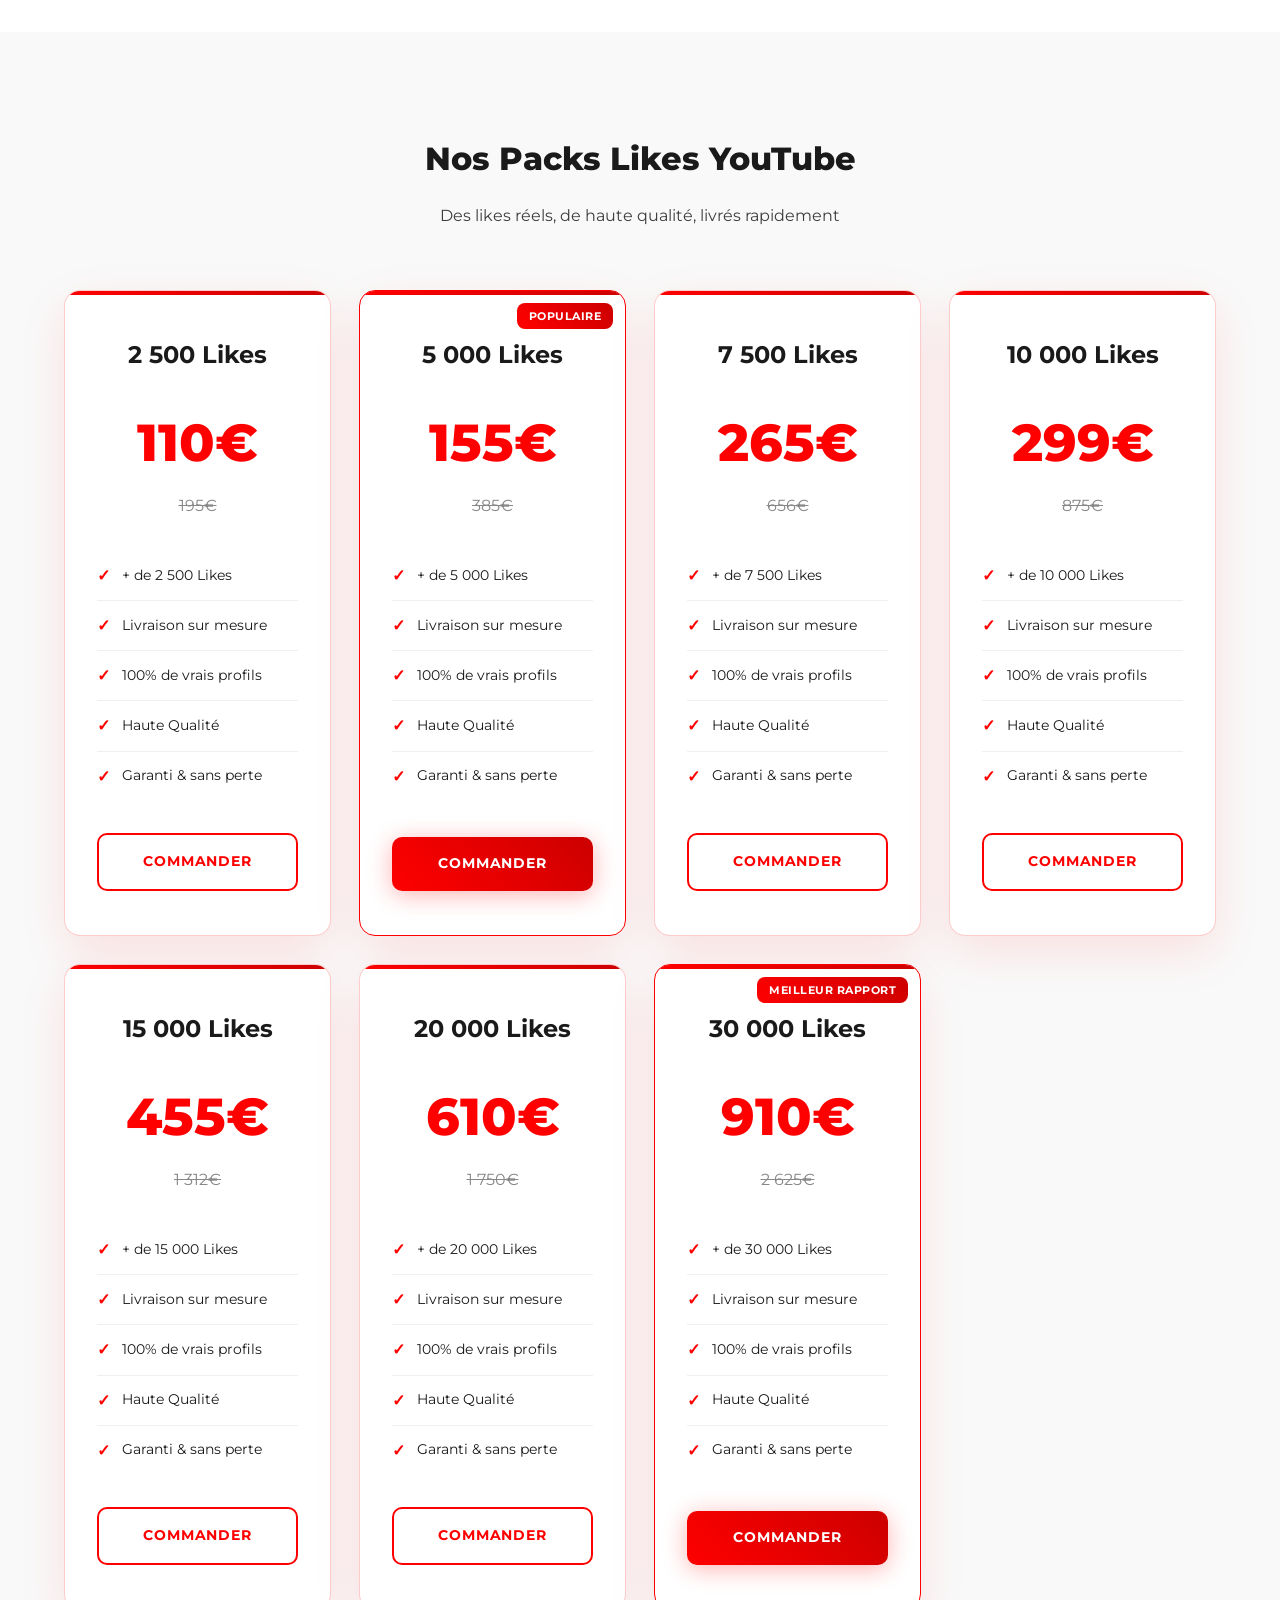
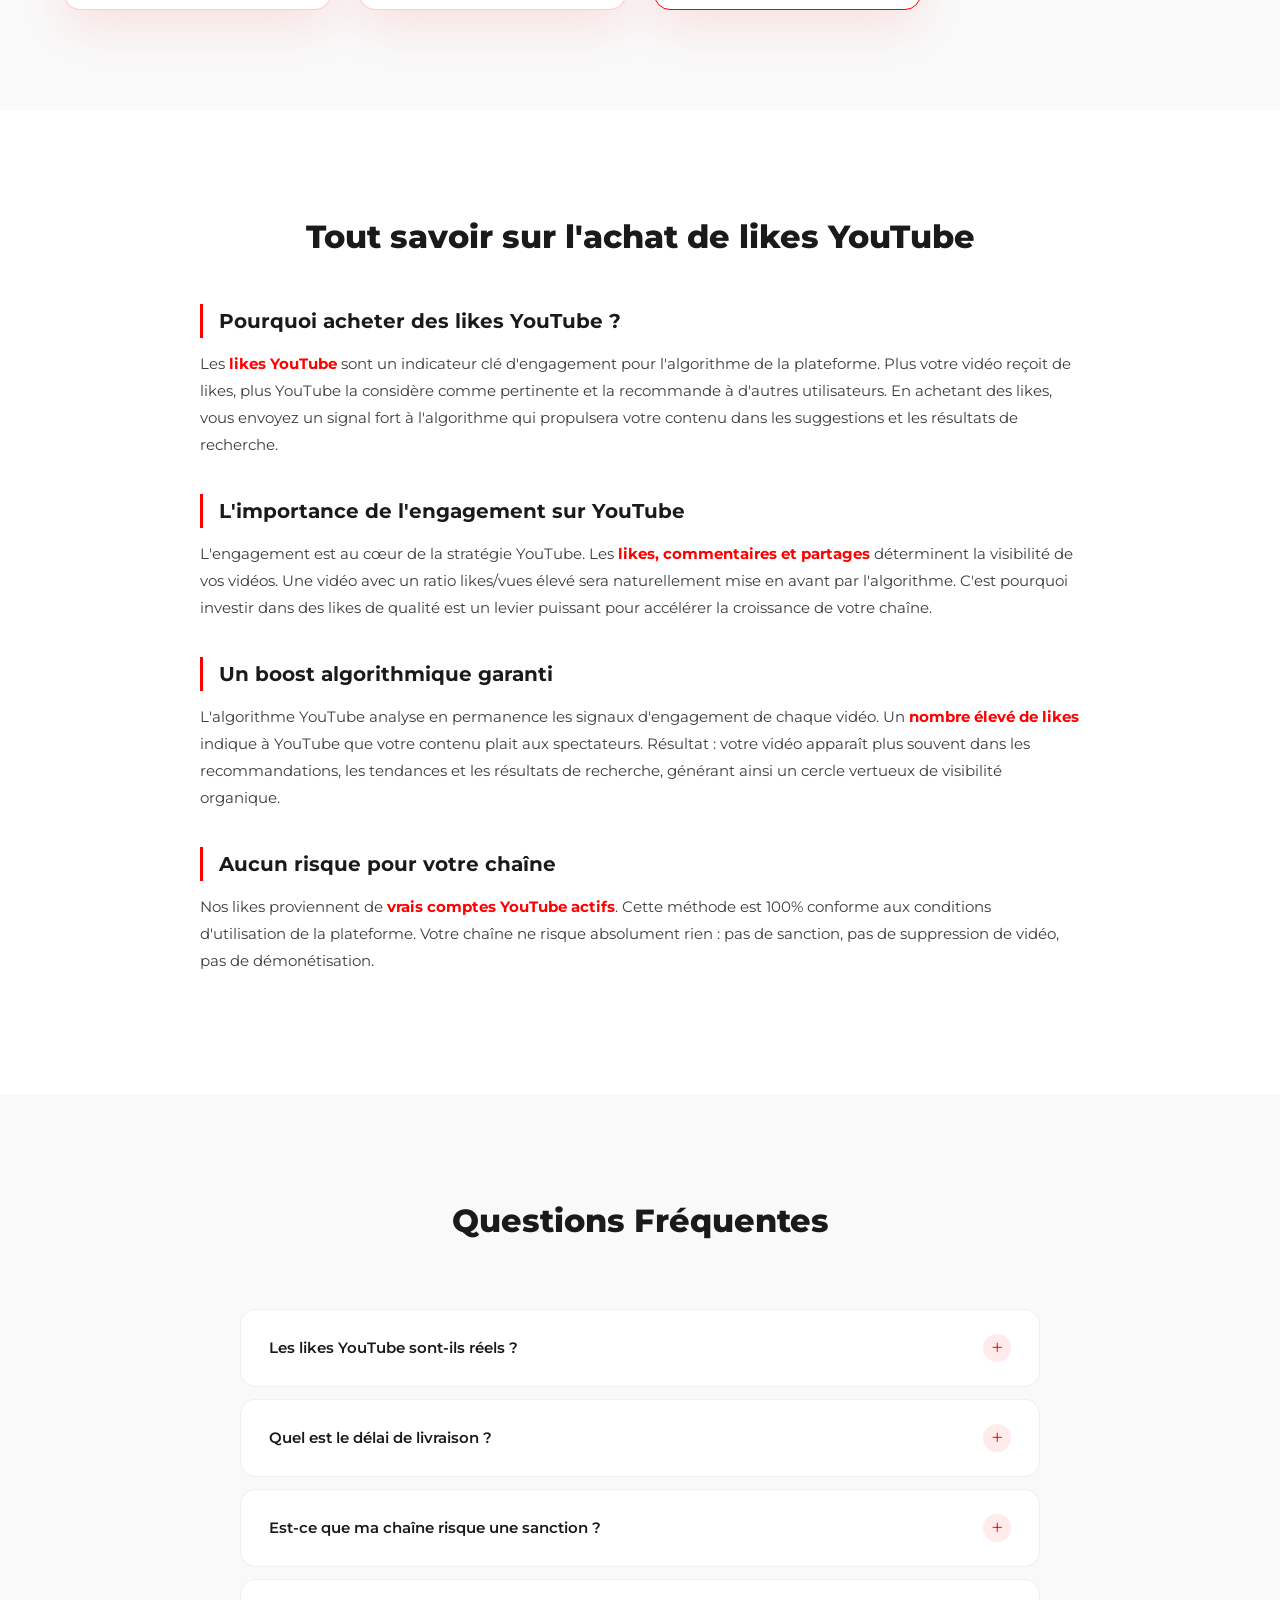
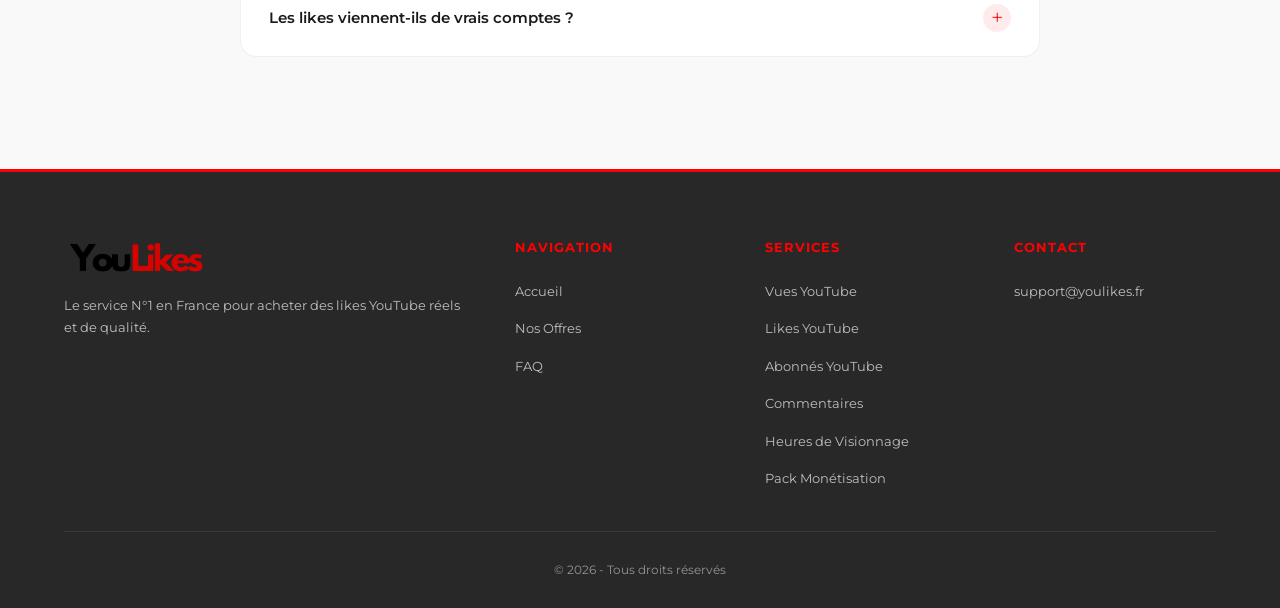
<file: acheter-des-likes-youtube.html>
<!DOCTYPE html>
<html lang="fr">
<head>
    <meta charset="UTF-8">
    <meta name="viewport" content="width=device-width, initial-scale=1.0">
    <meta name="robots" content="index, follow">
    <title>Acheter des Likes YouTube - Achat Like YouTube</title>
    <meta name="description" content="Achetez des likes YouTube 100% reels et de haute qualite. Livraison rapide, sans risque pour votre chaine. A partir de 2.90 euros les 100 likes.">
    <link rel="canonical" href="https://youlikes.fr/acheter-des-likes-youtube.html"/>
    <link rel="alternate" hreflang="fr-FR" href="https://youlikes.fr/acheter-des-likes-youtube.html"/>
    <link rel="alternate" hreflang="x-default" href="https://youlikes.fr/acheter-des-likes-youtube.html"/>
    <meta property="og:type" content="website">
    <meta property="og:url" content="https://youlikes.fr/acheter-des-likes-youtube.html">
    <meta property="og:title" content="Acheter Likes YouTube">
    <meta property="og:description" content="Achetez des likes YouTube 100% reels et de haute qualite. Boostez l'engagement de vos videos, livraison rapide et sans risque. A partir de 110 euros les 2500 likes.">
    <meta property="og:image" content="https://youlikes.fr/logo.png">
    <meta name="twitter:card" content="summary_large_image">
    <meta name="twitter:title" content="Achat Like YouTube">
    <meta name="twitter:description" content="Acheter des likes youtube reels. Achat like youtube securise. Acheter likes youtube a partir de 110 euros, livraison rapide et sans risque.">
    <meta name="twitter:image" content="https://youlikes.fr/logo.png">
    <link rel="preconnect" href="https://fonts.googleapis.com">
    <link rel="preconnect" href="https://fonts.gstatic.com" crossorigin>
    <link href="https://fonts.googleapis.com/css2?family=Montserrat:wght@400;500;600;700;800&display=swap" rel="stylesheet">
    <link rel="stylesheet" href="styles.css">
    <link rel="icon" type="image/x-icon" href="/favicon.ico">
    <link rel="apple-touch-icon" sizes="96x96" href="/logo/apple-icon-96x96.png">
    <link rel="icon" type="image/png" sizes="96x96" href="/logo/android-icon-96x96.png">
    <link rel="icon" type="image/png" sizes="32x32" href="/logo/android-icon-32x32.png">
    <meta name="msapplication-TileImage" content="/logo/ms-icon-96x96.png">
    <script type="application/ld+json">
    {
        "@context": "https://schema.org",
        "@type": "FAQPage",
        "mainEntity": [
            {
                "@type": "Question",
                "name": "Les likes YouTube sont-ils reels ?",
                "acceptedAnswer": {
                    "@type": "Answer",
                    "text": "Oui, tous nos likes proviennent de comptes reels et actifs. Ils sont 100% securises et conformes aux conditions d'utilisation de YouTube."
                }
            },
            {
                "@type": "Question",
                "name": "Quel est le delai de livraison ?",
                "acceptedAnswer": {
                    "@type": "Answer",
                    "text": "La livraison demarre sous 12 a 24 heures apres la commande. Le delai complet depend du volume commande, de 12h pour 100 likes a 12 jours pour 100 000 likes."
                }
            },
            {
                "@type": "Question",
                "name": "Est-ce que ma chaine risque une sanction ?",
                "acceptedAnswer": {
                    "@type": "Answer",
                    "text": "Non, nos likes proviennent de vrais comptes actifs. C'est une methode sure et naturelle. Aucun risque pour votre chaine."
                }
            },
            {
                "@type": "Question",
                "name": "Les likes viennent-ils de vrais comptes ?",
                "acceptedAnswer": {
                    "@type": "Answer",
                    "text": "Oui, tous nos likes proviennent exclusivement de vrais comptes YouTube actifs avec des profils verifies."
                }
            }
        ]
    }
    </script>
    <script type="application/ld+json">
    {
        "@context": "https://schema.org",
        "@type": "Product",
        "name": "Acheter Likes YouTube",
        "description": "Acheter des likes youtube 100% reels et de haute qualite. Acheter likes youtube a partir de 110 euros. Achat like youtube securise. Acheter des like youtube livraison rapide. Achat de like youtube sans risque pour votre chaine.",
        "brand": {
            "@type": "Brand",
            "name": "YouLikes"
        },
        "image": "https://youlikes.fr/logo.png",
        "offers": {
            "@type": "AggregateOffer",
            "priceCurrency": "EUR",
            "lowPrice": "110",
            "highPrice": "910",
            "offerCount": "7",
            "availability": "https://schema.org/InStock"
        }
    }
    </script>
    <script type="application/ld+json">
    {
        "@context": "https://schema.org",
        "@type": "Organization",
        "name": "Acheter Abonne YouTube",
        "url": "https://youlikes.fr",
        "hasOfferCatalog": {
            "@type": "OfferCatalog",
            "name": "Nos services",
            "itemListElement": [
                {
                    "@type": "Offer",
                    "itemOffered": {
                        "@type": "Service",
                        "name": "Acheter des Likes YouTube",
                        "url": "https://youlikes.fr/acheter-des-likes-youtube.html"
                    }
                }
            ]
        }
    }
    </script>
</head>
<body>
    <header class="header">
        <div class="container">
            <a href="https://youlikes.fr/" class="logo" title="Acheter Vues YouTube">
                <img src="logo.png" alt="YouLikes" title="YouLikes" class="logo-img" width="200" height="200">
            </a>
            <nav class="nav">
                <ul class="nav-list">
                    <li><a href="https://youlikes.fr/" class="nav-link" title="Accueil">Accueil</a></li>
                    <li class="nav-item dropdown">
                        <a href="#" class="nav-link" title="Nos Services">Nos Services <span class="dropdown-arrow">&#9660;</span></a>
                        <div class="dropdown-menu">
                            <a href="https://youlikes.fr/" title="achat vue youtube">Vues YouTube</a>
                            <a href="https://youlikes.fr/acheter-des-likes-youtube.html" title="acheter des likes youtube">Likes YouTube</a>
                            <a href="https://youlikes.fr/acheter-abonne-youtube.html" title="acheter abonne youtube">Abonn&eacute;s YouTube</a>
                            <a href="https://youlikes.fr/acheter-commentaires-youtube.html" title="achat commentaire youtube">Commentaires</a>
                            <a href="https://youlikes.fr/acheter-heures-visionnage-youtube.html" title="heure de visionnage youtube">Heures de Visionnage</a>
                            <a href="https://youlikes.fr/monetisation-youtube.html" title="monetisation youtube">Pack Mon&eacute;tisation</a>
                        </div>
                    </li>
                    <li><a href="#offres" class="nav-link" title="Tarifs">Tarifs</a></li>
                    <li><a href="#faq" class="nav-link" title="FAQ">FAQ</a></li>
                </ul>
            </nav>
            <button class="menu-toggle" aria-label="Menu">
                <span></span>
                <span></span>
                <span></span>
            </button>
        </div>
    </header>
    <div class="promo-bar">&#x26A1; -20% sur votre 1&egrave;re commande avec le code <span class="promo-code">YOUTUBE20</span></div>

    <section id="accueil" class="hero">
        <div class="container">
            <div class="hero-content">
                <h1>Acheter des Likes YouTube<br><span class="highlight">Achat Like YouTube</span></h1>
                <p class="hero-subtitle">Boostez l'engagement de vos vid&eacute;os avec des likes de profils francophones (France, Belgique, Suisse, Canada). Choisissez votre pays lors du paiement s&eacute;curis&eacute; Stripe.</p>
                <a href="#offres" class="btn btn-primary" title="acheter likes youtube">D&eacute;couvrir nos Packs</a>
            </div>
            <div class="hero-image">
                <img src="YouTube-compteur-de-vues-en-temps-reel.jpg" alt="achat like youtube" title="acheter des like youtube" class="hero-img" loading="eager" width="1200" height="800">
            </div>
        </div>
    </section>

    <section class="stats">
        <div class="container">
            <div class="stat-card">
                <div class="stat-number" data-target="0" data-static="100%">100%</div>
                <p>Likes r&eacute;els</p>
            </div>
            <div class="stat-card">
                <div class="stat-number" data-target="0" data-static="24h">24h</div>
                <p>D&eacute;marrage de la livraison</p>
            </div>
            <div class="stat-card">
                <div class="stat-number" data-target="0" data-static="0%">0%</div>
                <p>Risque pour votre cha&icirc;ne</p>
            </div>
            <div class="stat-card">
                <div class="stat-number" data-target="0" data-static="24/7">24/7</div>
                <p>Service client disponible</p>
            </div>
        </div>
    </section>

    <section class="how-it-works">
        <div class="container">
            <h2 class="section-title">Comment &ccedil;a fonctionne ?</h2>
            <div class="steps">
                <div class="step">
                    <div class="step-icon">
                        <span>1</span>
                    </div>
                    <h3>Choisissez votre pack</h3>
                    <p>S&eacute;lectionnez le nombre de likes souhait&eacute; parmi nos offres. De 100 &agrave; 100 000 likes disponibles.</p>
                </div>
                <div class="step">
                    <div class="step-icon">
                        <span>2</span>
                    </div>
                    <h3>Envoyez votre lien</h3>
                    <p>Transmettez-nous le lien de votre vid&eacute;o YouTube. Aucun acc&egrave;s &agrave; votre compte n'est requis.</p>
                </div>
                <div class="step">
                    <div class="step-icon">
                        <span>3</span>
                    </div>
                    <h3>Recevez vos likes</h3>
                    <p>Les likes commencent &agrave; arriver sous 12 &agrave; 24 heures. Suivez la progression directement sur YouTube Studio.</p>
                </div>
            </div>
        </div>
    </section>

    <section id="offres" class="pricing">
        <div class="container">
            <h2 class="section-title">Nos Packs Likes YouTube</h2>
            <p class="section-subtitle">Des likes r&eacute;els, de haute qualit&eacute;, livr&eacute;s rapidement</p>
            <div class="pricing-cards" style="grid-template-columns: repeat(4, 1fr);">

                <div class="pricing-card">
                    <div class="pricing-header">
                        <h3>2 500 Likes</h3>
                    </div>
                    <div class="pricing-price">
                        <span class="price">110&euro;</span>
                        <span class="old-price">195&euro;</span>
                    </div>
                    <ul class="pricing-features">
                        <li><span class="check">&#10003;</span> + de 2 500 Likes</li>
                        <li><span class="check">&#10003;</span> Livraison sur mesure</li>
                        <li><span class="check">&#10003;</span> 100% de vrais profils</li>
                        <li><span class="check">&#10003;</span> Haute Qualit&eacute;</li>
                        <li><span class="check">&#10003;</span> Garanti &amp; sans perte</li>
                    </ul>
                    <a href="https://buy.stripe.com/8x200j1T44Gv0ii5TS6Na0R" class="btn btn-outline" title="Commander" rel="noopener" target="_blank">Commander</a>
                </div>

                <div class="pricing-card featured">
                    <div class="pricing-badge">Populaire</div>
                    <div class="pricing-header">
                        <h3>5 000 Likes</h3>
                    </div>
                    <div class="pricing-price">
                        <span class="price">155&euro;</span>
                        <span class="old-price">385&euro;</span>
                    </div>
                    <ul class="pricing-features">
                        <li><span class="check">&#10003;</span> + de 5 000 Likes</li>
                        <li><span class="check">&#10003;</span> Livraison sur mesure</li>
                        <li><span class="check">&#10003;</span> 100% de vrais profils</li>
                        <li><span class="check">&#10003;</span> Haute Qualit&eacute;</li>
                        <li><span class="check">&#10003;</span> Garanti &amp; sans perte</li>
                    </ul>
                    <a href="https://buy.stripe.com/28EbJ169kgpd4yy0zy6Na0Q" class="btn btn-primary" title="Commander" rel="noopener" target="_blank">Commander</a>
                </div>

                <div class="pricing-card">
                    <div class="pricing-header">
                        <h3>7 500 Likes</h3>
                    </div>
                    <div class="pricing-price">
                        <span class="price">265&euro;</span>
                        <span class="old-price">656&euro;</span>
                    </div>
                    <ul class="pricing-features">
                        <li><span class="check">&#10003;</span> + de 7 500 Likes</li>
                        <li><span class="check">&#10003;</span> Livraison sur mesure</li>
                        <li><span class="check">&#10003;</span> 100% de vrais profils</li>
                        <li><span class="check">&#10003;</span> Haute Qualit&eacute;</li>
                        <li><span class="check">&#10003;</span> Garanti &amp; sans perte</li>
                    </ul>
                    <a href="https://buy.stripe.com/6oU6oHeFQ0qfghg2HG6Na0P" class="btn btn-outline" title="Commander" rel="noopener" target="_blank">Commander</a>
                </div>

                <div class="pricing-card">
                    <div class="pricing-header">
                        <h3>10 000 Likes</h3>
                    </div>
                    <div class="pricing-price">
                        <span class="price">299&euro;</span>
                        <span class="old-price">875&euro;</span>
                    </div>
                    <ul class="pricing-features">
                        <li><span class="check">&#10003;</span> + de 10 000 Likes</li>
                        <li><span class="check">&#10003;</span> Livraison sur mesure</li>
                        <li><span class="check">&#10003;</span> 100% de vrais profils</li>
                        <li><span class="check">&#10003;</span> Haute Qualit&eacute;</li>
                        <li><span class="check">&#10003;</span> Garanti &amp; sans perte</li>
                    </ul>
                    <a href="https://buy.stripe.com/9B69AT41ceh5fdcfus6Na0O" class="btn btn-outline" title="Commander" rel="noopener" target="_blank">Commander</a>
                </div>

                <div class="pricing-card">
                    <div class="pricing-header">
                        <h3>15 000 Likes</h3>
                    </div>
                    <div class="pricing-price">
                        <span class="price">455&euro;</span>
                        <span class="old-price">1 312&euro;</span>
                    </div>
                    <ul class="pricing-features">
                        <li><span class="check">&#10003;</span> + de 15 000 Likes</li>
                        <li><span class="check">&#10003;</span> Livraison sur mesure</li>
                        <li><span class="check">&#10003;</span> 100% de vrais profils</li>
                        <li><span class="check">&#10003;</span> Haute Qualit&eacute;</li>
                        <li><span class="check">&#10003;</span> Garanti &amp; sans perte</li>
                    </ul>
                    <a href="https://buy.stripe.com/00w28rgNY4Gv1mmcig6Na0N" class="btn btn-outline" title="Commander" rel="noopener" target="_blank">Commander</a>
                </div>

                <div class="pricing-card">
                    <div class="pricing-header">
                        <h3>20 000 Likes</h3>
                    </div>
                    <div class="pricing-price">
                        <span class="price">610&euro;</span>
                        <span class="old-price">1 750&euro;</span>
                    </div>
                    <ul class="pricing-features">
                        <li><span class="check">&#10003;</span> + de 20 000 Likes</li>
                        <li><span class="check">&#10003;</span> Livraison sur mesure</li>
                        <li><span class="check">&#10003;</span> 100% de vrais profils</li>
                        <li><span class="check">&#10003;</span> Haute Qualit&eacute;</li>
                        <li><span class="check">&#10003;</span> Garanti &amp; sans perte</li>
                    </ul>
                    <a href="https://buy.stripe.com/14A8wP1T4gpdc108206Na0M" class="btn btn-outline" title="Commander" rel="noopener" target="_blank">Commander</a>
                </div>

                <div class="pricing-card featured">
                    <div class="pricing-badge">Meilleur rapport</div>
                    <div class="pricing-header">
                        <h3>30 000 Likes</h3>
                    </div>
                    <div class="pricing-price">
                        <span class="price">910&euro;</span>
                        <span class="old-price">2 625&euro;</span>
                    </div>
                    <ul class="pricing-features">
                        <li><span class="check">&#10003;</span> + de 30 000 Likes</li>
                        <li><span class="check">&#10003;</span> Livraison sur mesure</li>
                        <li><span class="check">&#10003;</span> 100% de vrais profils</li>
                        <li><span class="check">&#10003;</span> Haute Qualit&eacute;</li>
                        <li><span class="check">&#10003;</span> Garanti &amp; sans perte</li>
                    </ul>
                    <a href="https://buy.stripe.com/6oUaEXdBM0qf7KK0zy6Na0L" class="btn btn-primary" title="Commander" rel="noopener" target="_blank">Commander</a>
                </div>

            </div>
        </div>
    </section>

    <section class="seo-content">
        <div class="container">
            <h2 class="section-title">Tout savoir sur l'achat de likes YouTube</h2>
            <div class="seo-text">
                <h3>Pourquoi acheter des likes YouTube ?</h3>
                <p>Les <strong>likes YouTube</strong> sont un indicateur cl&eacute; d'engagement pour l'algorithme de la plateforme. Plus votre vid&eacute;o re&ccedil;oit de likes, plus YouTube la consid&egrave;re comme pertinente et la recommande &agrave; d'autres utilisateurs. En achetant des likes, vous envoyez un signal fort &agrave; l'algorithme qui propulsera votre contenu dans les suggestions et les r&eacute;sultats de recherche.</p>

                <h3>L'importance de l'engagement sur YouTube</h3>
                <p>L'engagement est au c&oelig;ur de la strat&eacute;gie YouTube. Les <strong>likes, commentaires et partages</strong> d&eacute;terminent la visibilit&eacute; de vos vid&eacute;os. Une vid&eacute;o avec un ratio likes/vues &eacute;lev&eacute; sera naturellement mise en avant par l'algorithme. C'est pourquoi investir dans des likes de qualit&eacute; est un levier puissant pour acc&eacute;l&eacute;rer la croissance de votre cha&icirc;ne.</p>

                <h3>Un boost algorithmique garanti</h3>
                <p>L'algorithme YouTube analyse en permanence les signaux d'engagement de chaque vid&eacute;o. Un <strong>nombre &eacute;lev&eacute; de likes</strong> indique &agrave; YouTube que votre contenu plait aux spectateurs. R&eacute;sultat : votre vid&eacute;o appara&icirc;t plus souvent dans les recommandations, les tendances et les r&eacute;sultats de recherche, g&eacute;n&eacute;rant ainsi un cercle vertueux de visibilit&eacute; organique.</p>

                <h3>Aucun risque pour votre cha&icirc;ne</h3>
                <p>Nos likes proviennent de <strong>vrais comptes YouTube actifs</strong>. Cette m&eacute;thode est 100% conforme aux conditions d'utilisation de la plateforme. Votre cha&icirc;ne ne risque absolument rien : pas de sanction, pas de suppression de vid&eacute;o, pas de d&eacute;mon&eacute;tisation.</p>
            </div>
        </div>
    </section>

    <section id="faq" class="faq">
        <div class="container">
            <h2 class="section-title">Questions Fr&eacute;quentes</h2>
            <div class="faq-list">
                <div class="faq-item">
                    <button class="faq-question">
                        <span>Les likes YouTube sont-ils r&eacute;els ?</span>
                        <span class="faq-icon">+</span>
                    </button>
                    <div class="faq-answer">
                        <p>Oui, tous nos likes proviennent de comptes r&eacute;els et actifs. Ils sont 100% s&eacute;curis&eacute;s et conformes aux conditions d'utilisation de YouTube.</p>
                    </div>
                </div>
                <div class="faq-item">
                    <button class="faq-question">
                        <span>Quel est le d&eacute;lai de livraison ?</span>
                        <span class="faq-icon">+</span>
                    </button>
                    <div class="faq-answer">
                        <p>La livraison d&eacute;marre sous 12 &agrave; 24 heures apr&egrave;s la commande. Le d&eacute;lai complet d&eacute;pend du volume command&eacute;, de 12h pour 100 likes &agrave; 12 jours pour 100 000 likes.</p>
                    </div>
                </div>
                <div class="faq-item">
                    <button class="faq-question">
                        <span>Est-ce que ma cha&icirc;ne risque une sanction ?</span>
                        <span class="faq-icon">+</span>
                    </button>
                    <div class="faq-answer">
                        <p>Non, nos likes proviennent de vrais comptes actifs. C'est une m&eacute;thode s&ucirc;re et naturelle. Aucun risque pour votre cha&icirc;ne.</p>
                    </div>
                </div>
                <div class="faq-item">
                    <button class="faq-question">
                        <span>Les likes viennent-ils de vrais comptes ?</span>
                        <span class="faq-icon">+</span>
                    </button>
                    <div class="faq-answer">
                        <p>Oui, tous nos likes proviennent exclusivement de vrais comptes YouTube actifs avec des profils v&eacute;rifi&eacute;s.</p>
                    </div>
                </div>
            </div>
        </div>
    </section>

    <footer class="footer">
        <div class="container">
            <div class="footer-content">
                <div class="footer-brand">
                    <a href="https://youlikes.fr/" class="logo" title="Acheter Vues YouTube">
                        <img src="logo.png" alt="YouLikes" title="YouLikes" class="logo-img" width="200" height="200">
                    </a>
                    <p>Le service N&deg;1 en France pour acheter des likes YouTube r&eacute;els et de qualit&eacute;.</p>
                </div>
                <div class="footer-links">
                    <h4>Navigation</h4>
                    <ul>
                        <li><a href="https://youlikes.fr/" title="Accueil">Accueil</a></li>
                        <li><a href="#offres" title="Nos Offres">Nos Offres</a></li>
                        <li><a href="#faq" title="FAQ">FAQ</a></li>
                    </ul>
                </div>
                <div class="footer-links">
                    <h4>Services</h4>
                    <ul>
                        <li><a href="https://youlikes.fr/" title="acheter des vues youtube">Vues YouTube</a></li>
                        <li><a href="https://youlikes.fr/acheter-des-likes-youtube.html" title="acheter likes youtube">Likes YouTube</a></li>
                        <li><a href="https://youlikes.fr/acheter-abonne-youtube.html" title="acheter des abonnes youtube">Abonn&eacute;s YouTube</a></li>
                        <li><a href="https://youlikes.fr/acheter-commentaires-youtube.html" title="acheter commentaire youtube">Commentaires</a></li>
                        <li><a href="https://youlikes.fr/acheter-heures-visionnage-youtube.html" title="4000 h de visionnage youtube">Heures de Visionnage</a></li>
                        <li><a href="https://youlikes.fr/monetisation-youtube.html" title="monetiser youtube">Pack Mon&eacute;tisation</a></li>
                    </ul>
                </div>
                <div class="footer-links">
                    <h4>Contact</h4>
                    <ul>
                        <li><a href="mailto:support@youlikes.fr" title="support@youlikes.fr">support@youlikes.fr</a></li>
                    </ul>
                </div>
            </div>
            <div class="footer-bottom">
                <p>&copy; 2026 - Tous droits r&eacute;serv&eacute;s</p>
            </div>
        </div>
    </footer>

    <script>
        document.addEventListener('DOMContentLoaded', function() {

            const menuToggle = document.querySelector('.menu-toggle');
            const nav = document.querySelector('.nav');

            if (menuToggle && nav) {
                menuToggle.addEventListener('click', function(e) {
                    e.stopPropagation();
                    nav.classList.toggle('active');
                    menuToggle.classList.toggle('active');
                });

                document.addEventListener('click', function(e) {
                    if (!nav.contains(e.target) && !menuToggle.contains(e.target)) {
                        nav.classList.remove('active');
                        menuToggle.classList.remove('active');
                        document.querySelectorAll('.nav-item.dropdown').forEach(d => d.classList.remove('active'));
                    }
                });

                const navLinks = document.querySelectorAll('.nav-link:not(.nav-item.dropdown > .nav-link)');
                navLinks.forEach(link => {
                    link.addEventListener('click', function() {
                        nav.classList.remove('active');
                        menuToggle.classList.remove('active');
                    });
                });
            }

            const dropdowns = document.querySelectorAll('.nav-item.dropdown');
            dropdowns.forEach(dropdown => {
                const dropdownLink = dropdown.querySelector('.nav-link');
                dropdownLink.addEventListener('click', function(e) {
                    if (window.innerWidth <= 768) {
                        e.preventDefault();
                        dropdown.classList.toggle('active');
                    }
                });
            });

            const dropdownMenuLinks = document.querySelectorAll('.dropdown-menu a');
            dropdownMenuLinks.forEach(link => {
                link.addEventListener('click', function() {
                    if (window.innerWidth <= 768) {
                        const nav = document.querySelector('.nav');
                        const menuToggle = document.querySelector('.menu-toggle');
                        nav.classList.remove('active');
                        menuToggle.classList.remove('active');
                        document.querySelectorAll('.nav-item.dropdown').forEach(d => d.classList.remove('active'));
                    }
                });
            });

            const anchorLinks = document.querySelectorAll('a[href^="#"]');
            anchorLinks.forEach(link => {
                link.addEventListener('click', function(e) {
                    e.preventDefault();
                    const targetId = this.getAttribute('href');
                    const targetElement = document.querySelector(targetId);
                    if (targetElement) {
                        const headerHeight = document.querySelector('.header').offsetHeight;
                        const targetPosition = targetElement.offsetTop - headerHeight;
                        window.scrollTo({ top: targetPosition, behavior: 'smooth' });
                    }
                });
            });

            const faqItems = document.querySelectorAll('.faq-item');
            faqItems.forEach(item => {
                const question = item.querySelector('.faq-question');
                question.addEventListener('click', function() {
                    faqItems.forEach(otherItem => {
                        if (otherItem !== item && otherItem.classList.contains('active')) {
                            otherItem.classList.remove('active');
                        }
                    });
                    item.classList.toggle('active');
                });
            });

            const animateElements = document.querySelectorAll('.stat-card, .step, .pricing-card, .faq-item');
            const observerOptions = { threshold: 0.1, rootMargin: '0px 0px -50px 0px' };
            const observer = new IntersectionObserver(function(entries) {
                entries.forEach(entry => {
                    if (entry.isIntersecting) {
                        entry.target.style.opacity = '1';
                        entry.target.style.transform = 'translateY(0)';
                    }
                });
            }, observerOptions);

            animateElements.forEach(element => {
                element.style.opacity = '0';
                element.style.transform = 'translateY(30px)';
                element.style.transition = 'opacity 0.6s ease, transform 0.6s ease';
                observer.observe(element);
            });

            const statNumbers = document.querySelectorAll('.stat-number');
            let animated = false;
            function animateCounters() {
                if (animated) return;
                statNumbers.forEach(stat => {
                    const staticText = stat.getAttribute('data-static');
                    if (staticText) { stat.textContent = staticText; return; }
                    const target = parseInt(stat.getAttribute('data-target') || stat.textContent);
                    const suffix = stat.getAttribute('data-suffix') || '%';
                    if (isNaN(target) || target <= 0) return;
                    let current = 0;
                    const increment = target / 50;
                    const duration = 2000;
                    const stepTime = duration / 50;
                    const counter = setInterval(() => {
                        current += increment;
                        if (current >= target) { stat.textContent = target + suffix; clearInterval(counter); }
                        else { stat.textContent = Math.floor(current) + suffix; }
                    }, stepTime);
                });
                animated = true;
            }
            const statsSection = document.querySelector('.stats');
            if (statsSection) {
                const statsObserver = new IntersectionObserver((entries) => {
                    entries.forEach(entry => { if (entry.isIntersecting) { animateCounters(); } });
                }, { threshold: 0.5 });
                statsObserver.observe(statsSection);
            }

        });
    </script>
</body>
</html>
</file>
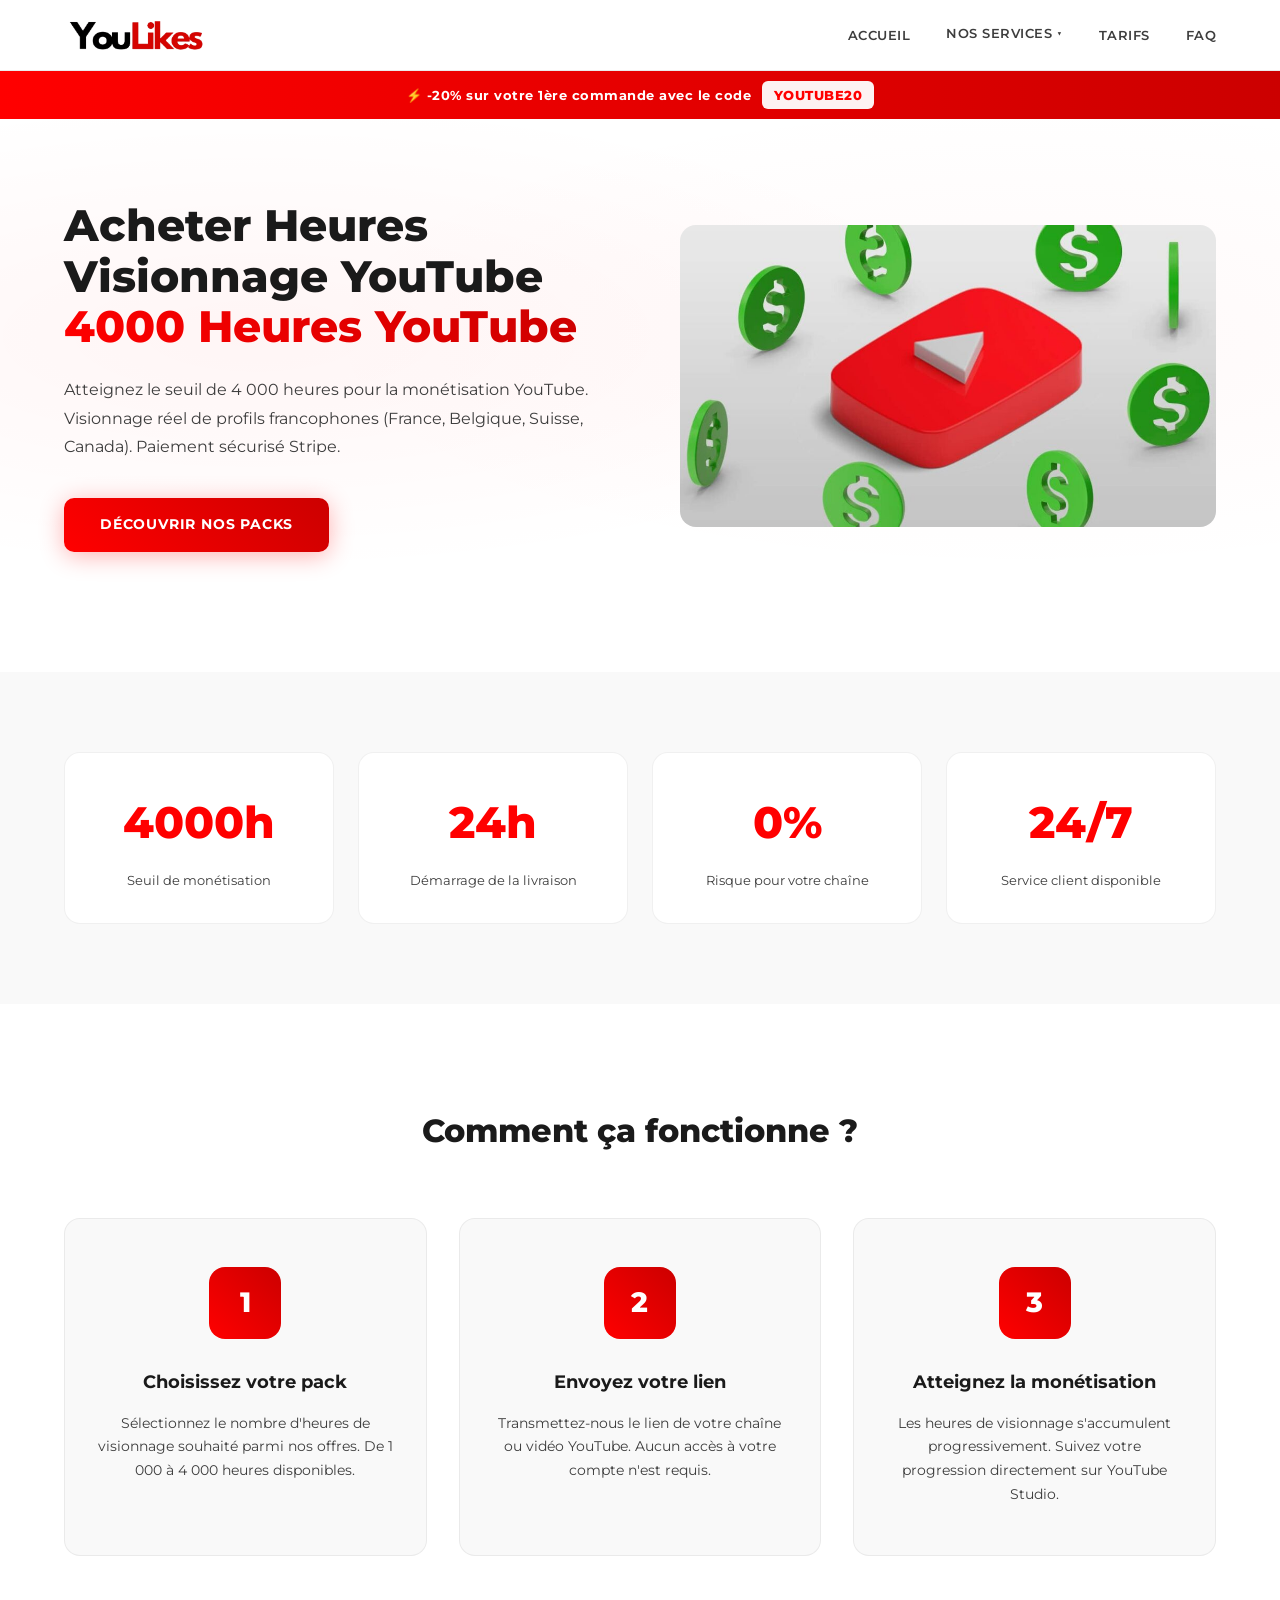
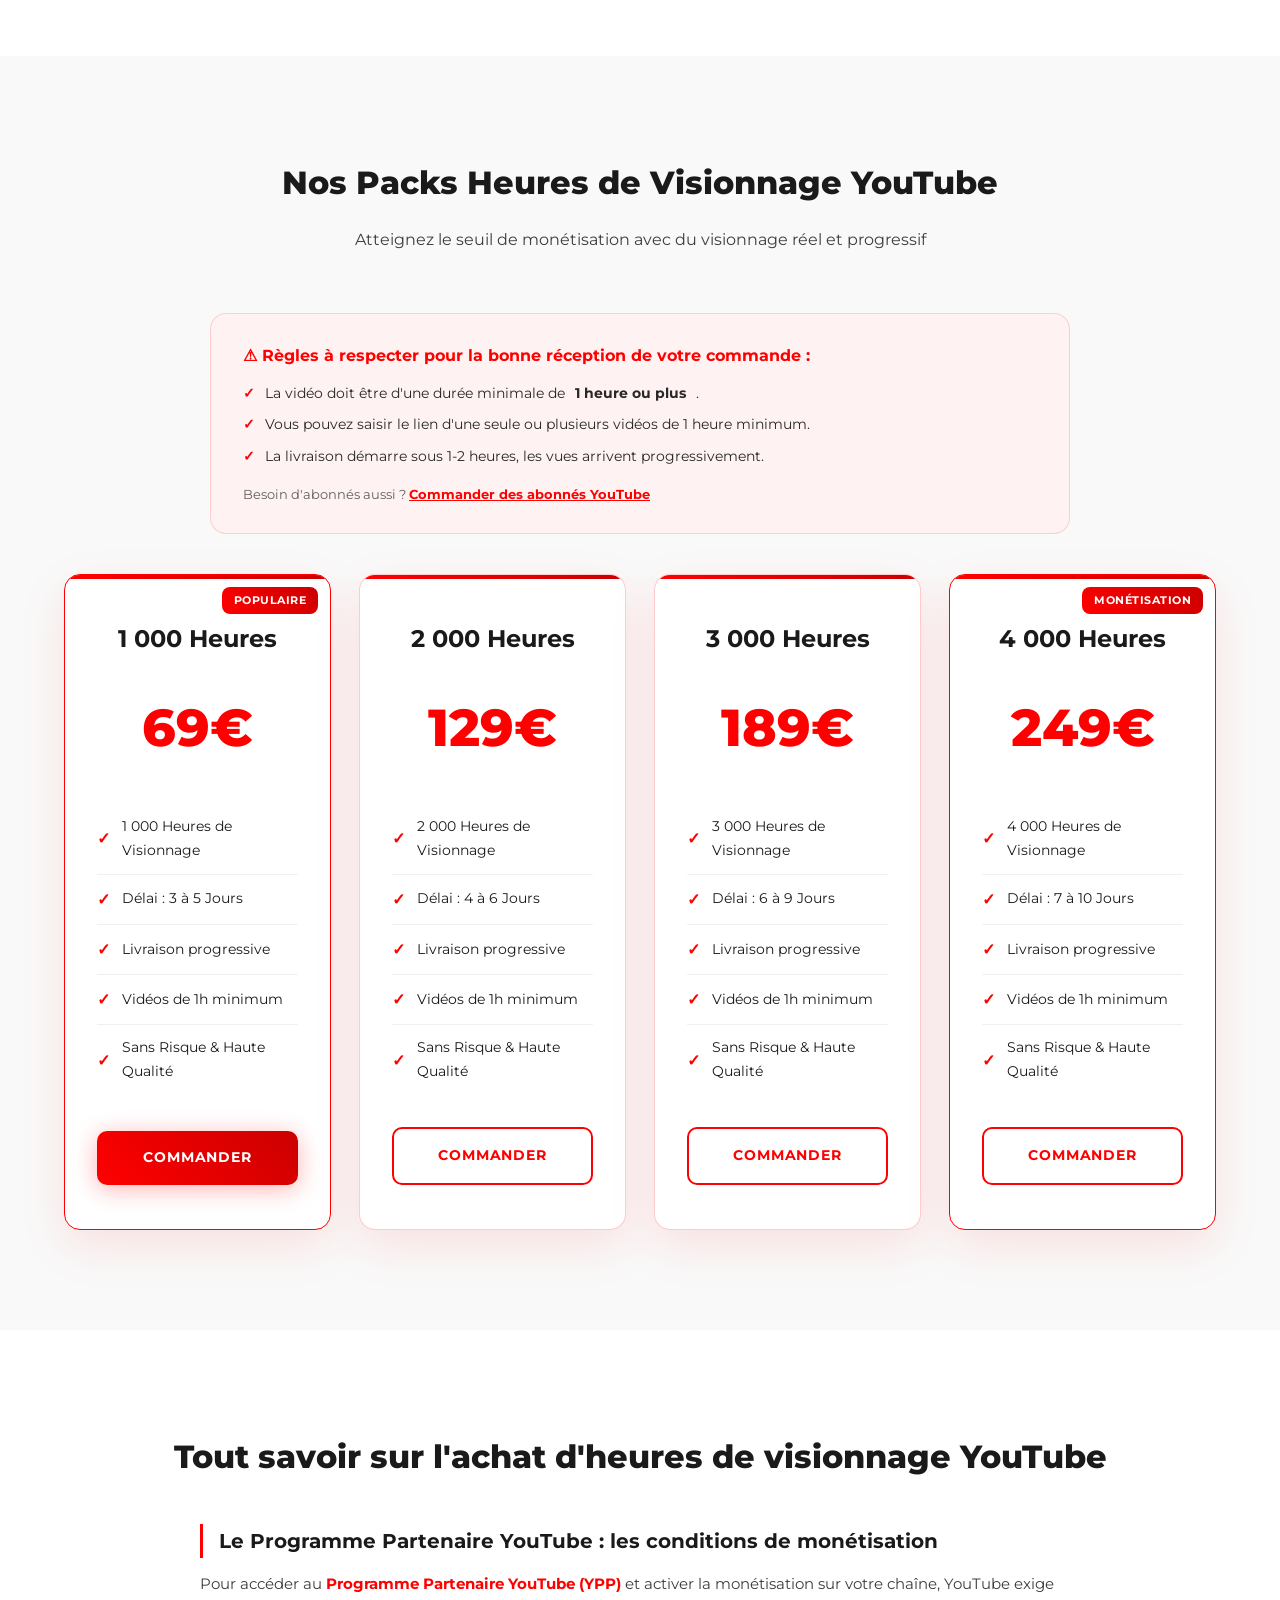
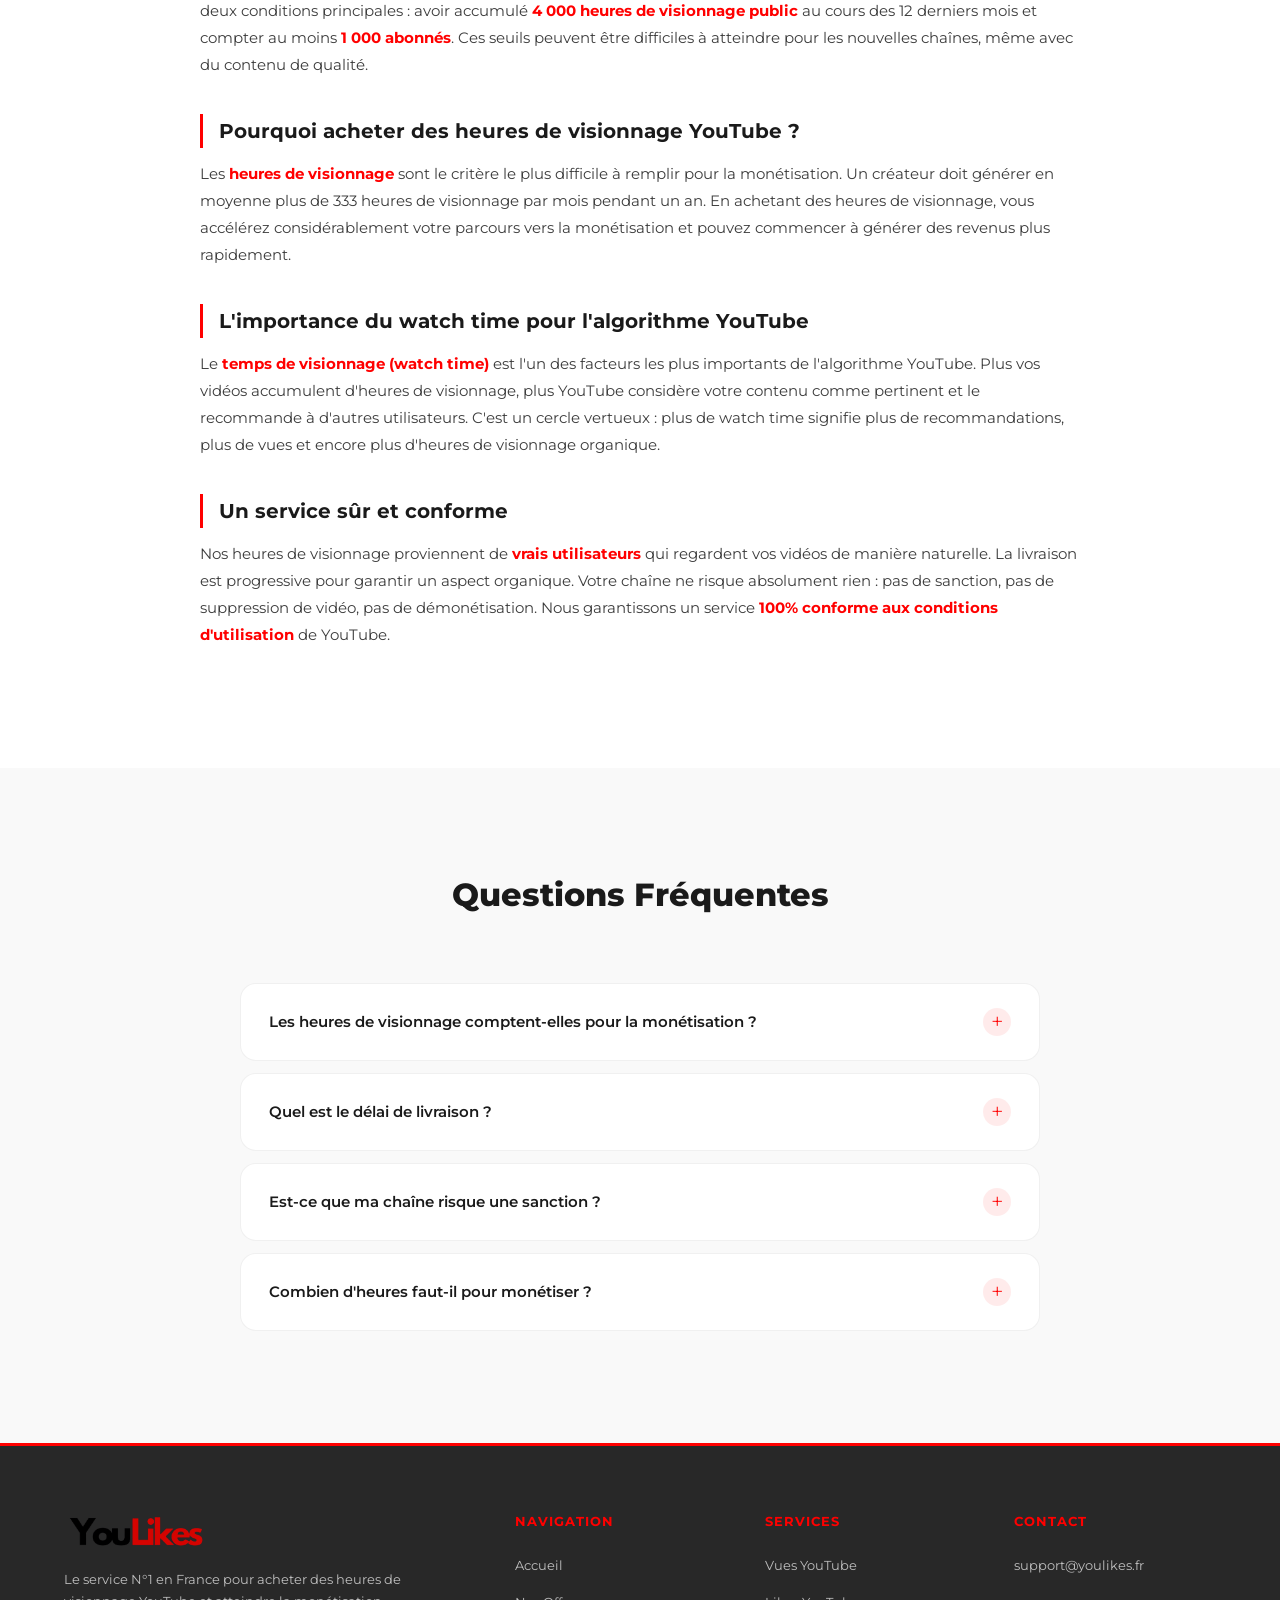
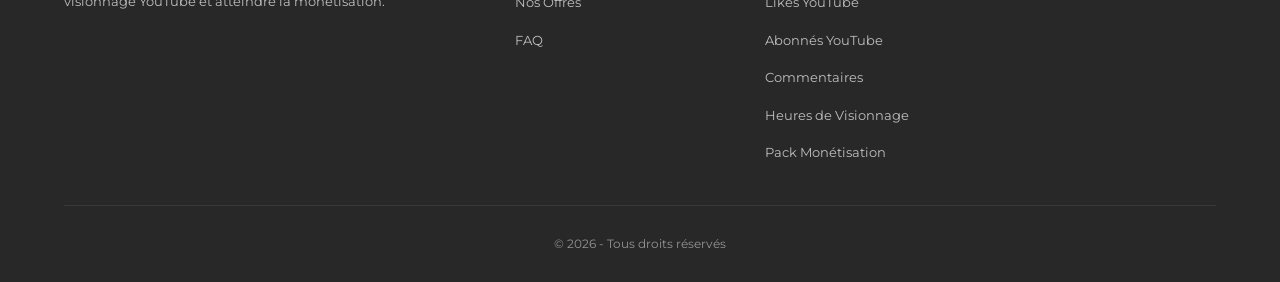
<file: acheter-heures-visionnage-youtube.html>
<!DOCTYPE html>
<html lang="fr">
<head>
    <meta charset="UTF-8">
    <meta name="viewport" content="width=device-width, initial-scale=1.0">
    <meta name="robots" content="index, follow">
    <title>Acheter Heures Visionnage YouTube - 4000 Heures YouTube</title>
    <meta name="description" content="Achetez des heures de visionnage YouTube pour atteindre le seuil de 4000 heures requis pour la monetisation. Visionnage reel, livraison rapide et sans risque.">
    <link rel="canonical" href="https://youlikes.fr/acheter-heures-visionnage-youtube.html"/>
    <link rel="alternate" hreflang="fr-FR" href="https://youlikes.fr/acheter-heures-visionnage-youtube.html"/>
    <link rel="alternate" hreflang="x-default" href="https://youlikes.fr/acheter-heures-visionnage-youtube.html"/>
    <meta property="og:type" content="website">
    <meta property="og:url" content="https://youlikes.fr/acheter-heures-visionnage-youtube.html">
    <meta property="og:title" content="4000 h de Visionnage YouTube">
    <meta property="og:description" content="Achetez des heures de visionnage YouTube pour atteindre le seuil de 4000 heures requis pour la monetisation. Visionnage reel, livraison rapide et sans risque. A partir de 69 euros.">
    <meta property="og:image" content="https://youlikes.fr/logo.png">
    <meta name="twitter:card" content="summary_large_image">
    <meta name="twitter:title" content="Achat Heure Visionnage YouTube">
    <meta name="twitter:description" content="Achetez des heures de visionnage YouTube pour atteindre le seuil de 4000 heures requis pour la monetisation.">
    <meta name="twitter:image" content="https://youlikes.fr/logo.png">
    <link rel="preconnect" href="https://fonts.googleapis.com">
    <link rel="preconnect" href="https://fonts.gstatic.com" crossorigin>
    <link href="https://fonts.googleapis.com/css2?family=Montserrat:wght@400;500;600;700;800&display=swap" rel="stylesheet">
    <link rel="stylesheet" href="styles.css">
    <link rel="icon" type="image/x-icon" href="/favicon.ico">
    <link rel="apple-touch-icon" sizes="96x96" href="/logo/apple-icon-96x96.png">
    <link rel="icon" type="image/png" sizes="96x96" href="/logo/android-icon-96x96.png">
    <link rel="icon" type="image/png" sizes="32x32" href="/logo/android-icon-32x32.png">
    <meta name="msapplication-TileImage" content="/logo/ms-icon-96x96.png">
    <script type="application/ld+json">
    {
        "@context": "https://schema.org",
        "@type": "FAQPage",
        "mainEntity": [
            {
                "@type": "Question",
                "name": "Les heures de visionnage comptent-elles pour la monetisation ?",
                "acceptedAnswer": {
                    "@type": "Answer",
                    "text": "Oui, toutes les heures de visionnage que nous livrons sont comptabilisees par YouTube et contribuent directement a atteindre le seuil de 4000 heures requis pour le Programme Partenaire YouTube."
                }
            },
            {
                "@type": "Question",
                "name": "Quel est le delai de livraison ?",
                "acceptedAnswer": {
                    "@type": "Answer",
                    "text": "La livraison demarre sous 24 heures apres la commande. Le delai complet depend du pack choisi, de 3 jours pour 1000 heures a 25 jours pour 4000 heures de visionnage."
                }
            },
            {
                "@type": "Question",
                "name": "Est-ce que ma chaine risque une sanction ?",
                "acceptedAnswer": {
                    "@type": "Answer",
                    "text": "Non, nos heures de visionnage proviennent de vrais utilisateurs. La methode utilisee est 100% conforme aux conditions d'utilisation de YouTube. Aucun risque pour votre chaine."
                }
            },
            {
                "@type": "Question",
                "name": "Combien d'heures faut-il pour monetiser ?",
                "acceptedAnswer": {
                    "@type": "Answer",
                    "text": "YouTube exige 4000 heures de visionnage public au cours des 12 derniers mois, ainsi que 1000 abonnes minimum, pour acceder au Programme Partenaire YouTube et activer la monetisation."
                }
            }
        ]
    }
    </script>
    <script type="application/ld+json">
    {
        "@context": "https://schema.org",
        "@type": "Product",
        "name": "Heure de Visionnage YouTube",
        "description": "Heure de visionnage youtube pour atteindre le seuil de monetisation. 4000 h de visionnage youtube requis pour le Programme Partenaire. Achat heure visionnage youtube securise, livraison rapide et sans risque.",
        "brand": {
            "@type": "Brand",
            "name": "YouLikes"
        },
        "image": "https://youlikes.fr/logo.png",
        "offers": {
            "@type": "AggregateOffer",
            "priceCurrency": "EUR",
            "lowPrice": "69",
            "highPrice": "249",
            "offerCount": "4",
            "availability": "https://schema.org/InStock"
        }
    }
    </script>
    <script type="application/ld+json">
    {
        "@context": "https://schema.org",
        "@type": "Organization",
        "name": "Acheter Abonne YouTube",
        "url": "https://youlikes.fr",
        "hasOfferCatalog": {
            "@type": "OfferCatalog",
            "name": "Nos services",
            "itemListElement": [
                {
                    "@type": "Offer",
                    "itemOffered": {
                        "@type": "Service",
                        "name": "Acheter Heures Visionnage YouTube",
                        "url": "https://youlikes.fr/acheter-heures-visionnage-youtube.html"
                    }
                }
            ]
        }
    }
    </script>
</head>
<body>
    <header class="header">
        <div class="container">
            <a href="https://youlikes.fr/" class="logo" title="Acheter Vues YouTube">
                <img src="logo.png" alt="YouLikes" title="YouLikes" class="logo-img" width="200" height="200">
            </a>
            <nav class="nav">
                <ul class="nav-list">
                    <li><a href="https://youlikes.fr/" class="nav-link" title="Accueil">Accueil</a></li>
                    <li class="nav-item dropdown">
                        <a href="#" class="nav-link" title="Nos Services">Nos Services <span class="dropdown-arrow">&#9660;</span></a>
                        <div class="dropdown-menu">
                            <a href="https://youlikes.fr/" title="achat vue youtube">Vues YouTube</a>
                            <a href="https://youlikes.fr/acheter-des-likes-youtube.html" title="achat de like youtube">Likes YouTube</a>
                            <a href="https://youlikes.fr/acheter-abonne-youtube.html" title="acheter followers youtube">Abonn&eacute;s YouTube</a>
                            <a href="https://youlikes.fr/acheter-commentaires-youtube.html" title="acheter commentaires youtube">Commentaires</a>
                            <a href="https://youlikes.fr/acheter-heures-visionnage-youtube.html" title="heure de visionnage youtube">Heures de Visionnage</a>
                            <a href="https://youlikes.fr/monetisation-youtube.html" title="monetiser sa chaine youtube">Pack Mon&eacute;tisation</a>
                        </div>
                    </li>
                    <li><a href="#offres" class="nav-link" title="Tarifs">Tarifs</a></li>
                    <li><a href="#faq" class="nav-link" title="FAQ">FAQ</a></li>
                </ul>
            </nav>
            <button class="menu-toggle" aria-label="Menu">
                <span></span>
                <span></span>
                <span></span>
            </button>
        </div>
    </header>
    <div class="promo-bar">&#x26A1; -20% sur votre 1&egrave;re commande avec le code <span class="promo-code">YOUTUBE20</span></div>

    <section id="accueil" class="hero">
        <div class="container">
            <div class="hero-content">
                <h1>Acheter Heures Visionnage YouTube<br><span class="highlight">4000 Heures YouTube</span></h1>
                <p class="hero-subtitle">Atteignez le seuil de 4 000 heures pour la mon&eacute;tisation YouTube. Visionnage r&eacute;el de profils francophones (France, Belgique, Suisse, Canada). Paiement s&eacute;curis&eacute; Stripe.</p>
                <a href="#offres" class="btn btn-primary" title="achat heure visionnage youtube">D&eacute;couvrir nos Packs</a>
            </div>
            <div class="hero-image">
                <img src="monetisation-youtube.jpg" alt="4000 h de visionnage youtube" title="achat heure visionnage youtube" class="hero-img" loading="eager" width="1200" height="675">
            </div>
        </div>
    </section>

    <section class="stats">
        <div class="container">
            <div class="stat-card">
                <div class="stat-number" data-target="0" data-static="4000h">4000h</div>
                <p>Seuil de mon&eacute;tisation</p>
            </div>
            <div class="stat-card">
                <div class="stat-number" data-target="0" data-static="24h">24h</div>
                <p>D&eacute;marrage de la livraison</p>
            </div>
            <div class="stat-card">
                <div class="stat-number" data-target="0" data-static="0%">0%</div>
                <p>Risque pour votre cha&icirc;ne</p>
            </div>
            <div class="stat-card">
                <div class="stat-number" data-target="0" data-static="24/7">24/7</div>
                <p>Service client disponible</p>
            </div>
        </div>
    </section>

    <section class="how-it-works">
        <div class="container">
            <h2 class="section-title">Comment &ccedil;a fonctionne ?</h2>
            <div class="steps">
                <div class="step">
                    <div class="step-icon">
                        <span>1</span>
                    </div>
                    <h3>Choisissez votre pack</h3>
                    <p>S&eacute;lectionnez le nombre d'heures de visionnage souhait&eacute; parmi nos offres. De 1 000 &agrave; 4 000 heures disponibles.</p>
                </div>
                <div class="step">
                    <div class="step-icon">
                        <span>2</span>
                    </div>
                    <h3>Envoyez votre lien</h3>
                    <p>Transmettez-nous le lien de votre cha&icirc;ne ou vid&eacute;o YouTube. Aucun acc&egrave;s &agrave; votre compte n'est requis.</p>
                </div>
                <div class="step">
                    <div class="step-icon">
                        <span>3</span>
                    </div>
                    <h3>Atteignez la mon&eacute;tisation</h3>
                    <p>Les heures de visionnage s'accumulent progressivement. Suivez votre progression directement sur YouTube Studio.</p>
                </div>
            </div>
        </div>
    </section>

    <section id="offres" class="pricing">
        <div class="container">
            <h2 class="section-title">Nos Packs Heures de Visionnage YouTube</h2>
            <p class="section-subtitle">Atteignez le seuil de mon&eacute;tisation avec du visionnage r&eacute;el et progressif</p>
            <div style="max-width:860px;margin:0 auto 40px;background:#FEF2F2;border:1px solid rgba(255,0,0,0.15);border-radius:16px;padding:28px 32px;">
                <h3 style="font-size:16px;font-weight:700;color:#FF0000;margin-bottom:12px;">&#9888; R&egrave;gles &agrave; respecter pour la bonne r&eacute;ception de votre commande :</h3>
                <ul style="list-style:none;display:flex;flex-direction:column;gap:8px;">
                    <li style="font-size:14px;color:#282828;display:flex;align-items:center;gap:10px;"><span style="color:#FF0000;font-weight:700;">&#10003;</span> La vid&eacute;o doit &ecirc;tre d'une dur&eacute;e minimale de <strong>1 heure ou plus</strong>.</li>
                    <li style="font-size:14px;color:#282828;display:flex;align-items:center;gap:10px;"><span style="color:#FF0000;font-weight:700;">&#10003;</span> Vous pouvez saisir le lien d'une seule ou plusieurs vid&eacute;os de 1 heure minimum.</li>
                    <li style="font-size:14px;color:#282828;display:flex;align-items:center;gap:10px;"><span style="color:#FF0000;font-weight:700;">&#10003;</span> La livraison d&eacute;marre sous 1-2 heures, les vues arrivent progressivement.</li>
                </ul>
                <p style="font-size:13px;color:#606060;margin-top:14px;">Besoin d'abonn&eacute;s aussi ? <a href="https://youlikes.fr/acheter-abonne-youtube.html" style="color:#FF0000;font-weight:700;text-decoration:underline;" title="Commander des abonn&eacute;s YouTube">Commander des abonn&eacute;s YouTube</a></p>
            </div>
            <div class="pricing-cards" style="grid-template-columns: repeat(4, 1fr);">

                <div class="pricing-card featured">
                    <div class="pricing-badge">Populaire</div>
                    <div class="pricing-header">
                        <h3>1 000 Heures</h3>
                    </div>
                    <div class="pricing-price">
                        <span class="price">69&euro;</span>
                    </div>
                    <ul class="pricing-features">
                        <li><span class="check">&#10003;</span> 1 000 Heures de Visionnage</li>
                        <li><span class="check">&#10003;</span> D&eacute;lai : 3 &agrave; 5 Jours</li>
                        <li><span class="check">&#10003;</span> Livraison progressive</li>
                        <li><span class="check">&#10003;</span> Vid&eacute;os de 1h minimum</li>
                        <li><span class="check">&#10003;</span> Sans Risque &amp; Haute Qualit&eacute;</li>
                    </ul>
                    <a href="https://buy.stripe.com/dRmfZh69k8WLghg4PO6Na0u" class="btn btn-primary" title="Commander 1000 heures" rel="noopener" target="_blank">Commander</a>
                </div>

                <div class="pricing-card">
                    <div class="pricing-header">
                        <h3>2 000 Heures</h3>
                    </div>
                    <div class="pricing-price">
                        <span class="price">129&euro;</span>
                    </div>
                    <ul class="pricing-features">
                        <li><span class="check">&#10003;</span> 2 000 Heures de Visionnage</li>
                        <li><span class="check">&#10003;</span> D&eacute;lai : 4 &agrave; 6 Jours</li>
                        <li><span class="check">&#10003;</span> Livraison progressive</li>
                        <li><span class="check">&#10003;</span> Vid&eacute;os de 1h minimum</li>
                        <li><span class="check">&#10003;</span> Sans Risque &amp; Haute Qualit&eacute;</li>
                    </ul>
                    <a href="https://buy.stripe.com/6oU8wP41c5Kz9SS6XW6Na0t" class="btn btn-outline" title="Commander 2000 heures" rel="noopener" target="_blank">Commander</a>
                </div>

                <div class="pricing-card">
                    <div class="pricing-header">
                        <h3>3 000 Heures</h3>
                    </div>
                    <div class="pricing-price">
                        <span class="price">189&euro;</span>
                    </div>
                    <ul class="pricing-features">
                        <li><span class="check">&#10003;</span> 3 000 Heures de Visionnage</li>
                        <li><span class="check">&#10003;</span> D&eacute;lai : 6 &agrave; 9 Jours</li>
                        <li><span class="check">&#10003;</span> Livraison progressive</li>
                        <li><span class="check">&#10003;</span> Vid&eacute;os de 1h minimum</li>
                        <li><span class="check">&#10003;</span> Sans Risque &amp; Haute Qualit&eacute;</li>
                    </ul>
                    <a href="https://buy.stripe.com/eVq9AT2X81uj3uudmk6Na0s" class="btn btn-outline" title="Commander 3000 heures" rel="noopener" target="_blank">Commander</a>
                </div>

                <div class="pricing-card featured">
                    <div class="pricing-badge">Mon&eacute;tisation</div>
                    <div class="pricing-header">
                        <h3>4 000 Heures</h3>
                    </div>
                    <div class="pricing-price">
                        <span class="price">249&euro;</span>
                    </div>
                    <ul class="pricing-features">
                        <li><span class="check">&#10003;</span> 4 000 Heures de Visionnage</li>
                        <li><span class="check">&#10003;</span> D&eacute;lai : 7 &agrave; 10 Jours</li>
                        <li><span class="check">&#10003;</span> Livraison progressive</li>
                        <li><span class="check">&#10003;</span> Vid&eacute;os de 1h minimum</li>
                        <li><span class="check">&#10003;</span> Sans Risque &amp; Haute Qualit&eacute;</li>
                    </ul>
                    <a href="https://buy.stripe.com/5kQdR98hsb4T8OOgyw6Na0r" class="btn btn-outline" title="Commander 4000 heures" rel="noopener" target="_blank">Commander</a>
                </div>

            </div>
        </div>
    </section>

    <section class="seo-content">
        <div class="container">
            <h2 class="section-title">Tout savoir sur l'achat d'heures de visionnage YouTube</h2>
            <div class="seo-text">
                <h3>Le Programme Partenaire YouTube : les conditions de mon&eacute;tisation</h3>
                <p>Pour acc&eacute;der au <strong>Programme Partenaire YouTube (YPP)</strong> et activer la mon&eacute;tisation sur votre cha&icirc;ne, YouTube exige deux conditions principales : avoir accumul&eacute; <strong>4 000 heures de visionnage public</strong> au cours des 12 derniers mois et compter au moins <strong>1 000 abonn&eacute;s</strong>. Ces seuils peuvent &ecirc;tre difficiles &agrave; atteindre pour les nouvelles cha&icirc;nes, m&ecirc;me avec du contenu de qualit&eacute;.</p>

                <h3>Pourquoi acheter des heures de visionnage YouTube ?</h3>
                <p>Les <strong>heures de visionnage</strong> sont le crit&egrave;re le plus difficile &agrave; remplir pour la mon&eacute;tisation. Un cr&eacute;ateur doit g&eacute;n&eacute;rer en moyenne plus de 333 heures de visionnage par mois pendant un an. En achetant des heures de visionnage, vous acc&eacute;l&eacute;rez consid&eacute;rablement votre parcours vers la mon&eacute;tisation et pouvez commencer &agrave; g&eacute;n&eacute;rer des revenus plus rapidement.</p>

                <h3>L'importance du watch time pour l'algorithme YouTube</h3>
                <p>Le <strong>temps de visionnage (watch time)</strong> est l'un des facteurs les plus importants de l'algorithme YouTube. Plus vos vid&eacute;os accumulent d'heures de visionnage, plus YouTube consid&egrave;re votre contenu comme pertinent et le recommande &agrave; d'autres utilisateurs. C'est un cercle vertueux : plus de watch time signifie plus de recommandations, plus de vues et encore plus d'heures de visionnage organique.</p>

                <h3>Un service s&ucirc;r et conforme</h3>
                <p>Nos heures de visionnage proviennent de <strong>vrais utilisateurs</strong> qui regardent vos vid&eacute;os de mani&egrave;re naturelle. La livraison est progressive pour garantir un aspect organique. Votre cha&icirc;ne ne risque absolument rien : pas de sanction, pas de suppression de vid&eacute;o, pas de d&eacute;mon&eacute;tisation. Nous garantissons un service <strong>100% conforme aux conditions d'utilisation</strong> de YouTube.</p>
            </div>
        </div>
    </section>

    <section id="faq" class="faq">
        <div class="container">
            <h2 class="section-title">Questions Fr&eacute;quentes</h2>
            <div class="faq-list">
                <div class="faq-item">
                    <button class="faq-question">
                        <span>Les heures de visionnage comptent-elles pour la mon&eacute;tisation ?</span>
                        <span class="faq-icon">+</span>
                    </button>
                    <div class="faq-answer">
                        <p>Oui, toutes les heures de visionnage que nous livrons sont comptabilis&eacute;es par YouTube et contribuent directement &agrave; atteindre le seuil de 4 000 heures requis pour le Programme Partenaire YouTube.</p>
                    </div>
                </div>
                <div class="faq-item">
                    <button class="faq-question">
                        <span>Quel est le d&eacute;lai de livraison ?</span>
                        <span class="faq-icon">+</span>
                    </button>
                    <div class="faq-answer">
                        <p>La livraison d&eacute;marre sous 24 heures apr&egrave;s la commande. Le d&eacute;lai complet d&eacute;pend du pack choisi, de 3 jours pour 1 000 heures &agrave; 10 jours pour 4 000 heures de visionnage.</p>
                    </div>
                </div>
                <div class="faq-item">
                    <button class="faq-question">
                        <span>Est-ce que ma cha&icirc;ne risque une sanction ?</span>
                        <span class="faq-icon">+</span>
                    </button>
                    <div class="faq-answer">
                        <p>Non, nos heures de visionnage proviennent de vrais utilisateurs. La m&eacute;thode utilis&eacute;e est 100% conforme aux conditions d'utilisation de YouTube. Aucun risque pour votre cha&icirc;ne.</p>
                    </div>
                </div>
                <div class="faq-item">
                    <button class="faq-question">
                        <span>Combien d'heures faut-il pour mon&eacute;tiser ?</span>
                        <span class="faq-icon">+</span>
                    </button>
                    <div class="faq-answer">
                        <p>YouTube exige 4 000 heures de visionnage public au cours des 12 derniers mois, ainsi que 1 000 abonn&eacute;s minimum, pour acc&eacute;der au Programme Partenaire YouTube et activer la mon&eacute;tisation.</p>
                    </div>
                </div>
            </div>
        </div>
    </section>

    <footer class="footer">
        <div class="container">
            <div class="footer-content">
                <div class="footer-brand">
                    <a href="https://youlikes.fr/" class="logo" title="Acheter Vues YouTube">
                        <img src="logo.png" alt="YouLikes" title="YouLikes" class="logo-img" width="200" height="200">
                    </a>
                    <p>Le service N&deg;1 en France pour acheter des heures de visionnage YouTube et atteindre la mon&eacute;tisation.</p>
                </div>
                <div class="footer-links">
                    <h4>Navigation</h4>
                    <ul>
                        <li><a href="https://youlikes.fr/" title="Accueil">Accueil</a></li>
                        <li><a href="#offres" title="Nos Offres">Nos Offres</a></li>
                        <li><a href="#faq" title="FAQ">FAQ</a></li>
                    </ul>
                </div>
                <div class="footer-links">
                    <h4>Services</h4>
                    <ul>
                        <li><a href="https://youlikes.fr/" title="acheter des vues youtube">Vues YouTube</a></li>
                        <li><a href="https://youlikes.fr/acheter-des-likes-youtube.html" title="acheter des likes youtube">Likes YouTube</a></li>
                        <li><a href="https://youlikes.fr/acheter-abonne-youtube.html" title="achat d abonnes youtube">Abonn&eacute;s YouTube</a></li>
                        <li><a href="https://youlikes.fr/acheter-commentaires-youtube.html" title="achat commentaire youtube">Commentaires</a></li>
                        <li><a href="https://youlikes.fr/acheter-heures-visionnage-youtube.html" title="4000 h de visionnage youtube">Heures de Visionnage</a></li>
                        <li><a href="https://youlikes.fr/monetisation-youtube.html" title="monetiser youtube">Pack Mon&eacute;tisation</a></li>
                    </ul>
                </div>
                <div class="footer-links">
                    <h4>Contact</h4>
                    <ul>
                        <li><a href="mailto:support@youlikes.fr" title="support@youlikes.fr">support@youlikes.fr</a></li>
                    </ul>
                </div>
            </div>
            <div class="footer-bottom">
                <p>&copy; 2026 - Tous droits r&eacute;serv&eacute;s</p>
            </div>
        </div>
    </footer>

    <script>
        document.addEventListener('DOMContentLoaded', function() {

            const menuToggle = document.querySelector('.menu-toggle');
            const nav = document.querySelector('.nav');

            if (menuToggle && nav) {
                menuToggle.addEventListener('click', function(e) {
                    e.stopPropagation();
                    nav.classList.toggle('active');
                    menuToggle.classList.toggle('active');
                });

                document.addEventListener('click', function(e) {
                    if (!nav.contains(e.target) && !menuToggle.contains(e.target)) {
                        nav.classList.remove('active');
                        menuToggle.classList.remove('active');
                        document.querySelectorAll('.nav-item.dropdown').forEach(d => d.classList.remove('active'));
                    }
                });

                const navLinks = document.querySelectorAll('.nav-link:not(.nav-item.dropdown > .nav-link)');
                navLinks.forEach(link => {
                    link.addEventListener('click', function() {
                        nav.classList.remove('active');
                        menuToggle.classList.remove('active');
                    });
                });
            }

            const dropdowns = document.querySelectorAll('.nav-item.dropdown');
            dropdowns.forEach(dropdown => {
                const dropdownLink = dropdown.querySelector('.nav-link');
                dropdownLink.addEventListener('click', function(e) {
                    if (window.innerWidth <= 768) {
                        e.preventDefault();
                        dropdown.classList.toggle('active');
                    }
                });
            });

            const dropdownMenuLinks = document.querySelectorAll('.dropdown-menu a');
            dropdownMenuLinks.forEach(link => {
                link.addEventListener('click', function() {
                    if (window.innerWidth <= 768) {
                        const nav = document.querySelector('.nav');
                        const menuToggle = document.querySelector('.menu-toggle');
                        nav.classList.remove('active');
                        menuToggle.classList.remove('active');
                        document.querySelectorAll('.nav-item.dropdown').forEach(d => d.classList.remove('active'));
                    }
                });
            });

            const anchorLinks = document.querySelectorAll('a[href^="#"]');
            anchorLinks.forEach(link => {
                link.addEventListener('click', function(e) {
                    e.preventDefault();
                    const targetId = this.getAttribute('href');
                    const targetElement = document.querySelector(targetId);
                    if (targetElement) {
                        const headerHeight = document.querySelector('.header').offsetHeight;
                        const targetPosition = targetElement.offsetTop - headerHeight;
                        window.scrollTo({ top: targetPosition, behavior: 'smooth' });
                    }
                });
            });

            const faqItems = document.querySelectorAll('.faq-item');
            faqItems.forEach(item => {
                const question = item.querySelector('.faq-question');
                question.addEventListener('click', function() {
                    faqItems.forEach(otherItem => {
                        if (otherItem !== item && otherItem.classList.contains('active')) {
                            otherItem.classList.remove('active');
                        }
                    });
                    item.classList.toggle('active');
                });
            });

            const animateElements = document.querySelectorAll('.stat-card, .step, .pricing-card, .faq-item');
            const observerOptions = { threshold: 0.1, rootMargin: '0px 0px -50px 0px' };
            const observer = new IntersectionObserver(function(entries) {
                entries.forEach(entry => {
                    if (entry.isIntersecting) {
                        entry.target.style.opacity = '1';
                        entry.target.style.transform = 'translateY(0)';
                    }
                });
            }, observerOptions);

            animateElements.forEach(element => {
                element.style.opacity = '0';
                element.style.transform = 'translateY(30px)';
                element.style.transition = 'opacity 0.6s ease, transform 0.6s ease';
                observer.observe(element);
            });

            const statNumbers = document.querySelectorAll('.stat-number');
            let animated = false;
            function animateCounters() {
                if (animated) return;
                statNumbers.forEach(stat => {
                    const staticText = stat.getAttribute('data-static');
                    if (staticText) { stat.textContent = staticText; return; }
                    const target = parseInt(stat.getAttribute('data-target') || stat.textContent);
                    const suffix = stat.getAttribute('data-suffix') || '%';
                    if (isNaN(target) || target <= 0) return;
                    let current = 0;
                    const increment = target / 50;
                    const duration = 2000;
                    const stepTime = duration / 50;
                    const counter = setInterval(() => {
                        current += increment;
                        if (current >= target) { stat.textContent = target + suffix; clearInterval(counter); }
                        else { stat.textContent = Math.floor(current) + suffix; }
                    }, stepTime);
                });
                animated = true;
            }
            const statsSection = document.querySelector('.stats');
            if (statsSection) {
                const statsObserver = new IntersectionObserver((entries) => {
                    entries.forEach(entry => { if (entry.isIntersecting) { animateCounters(); } });
                }, { threshold: 0.5 });
                statsObserver.observe(statsSection);
            }

        });
    </script>
</body>
</html>
</file>
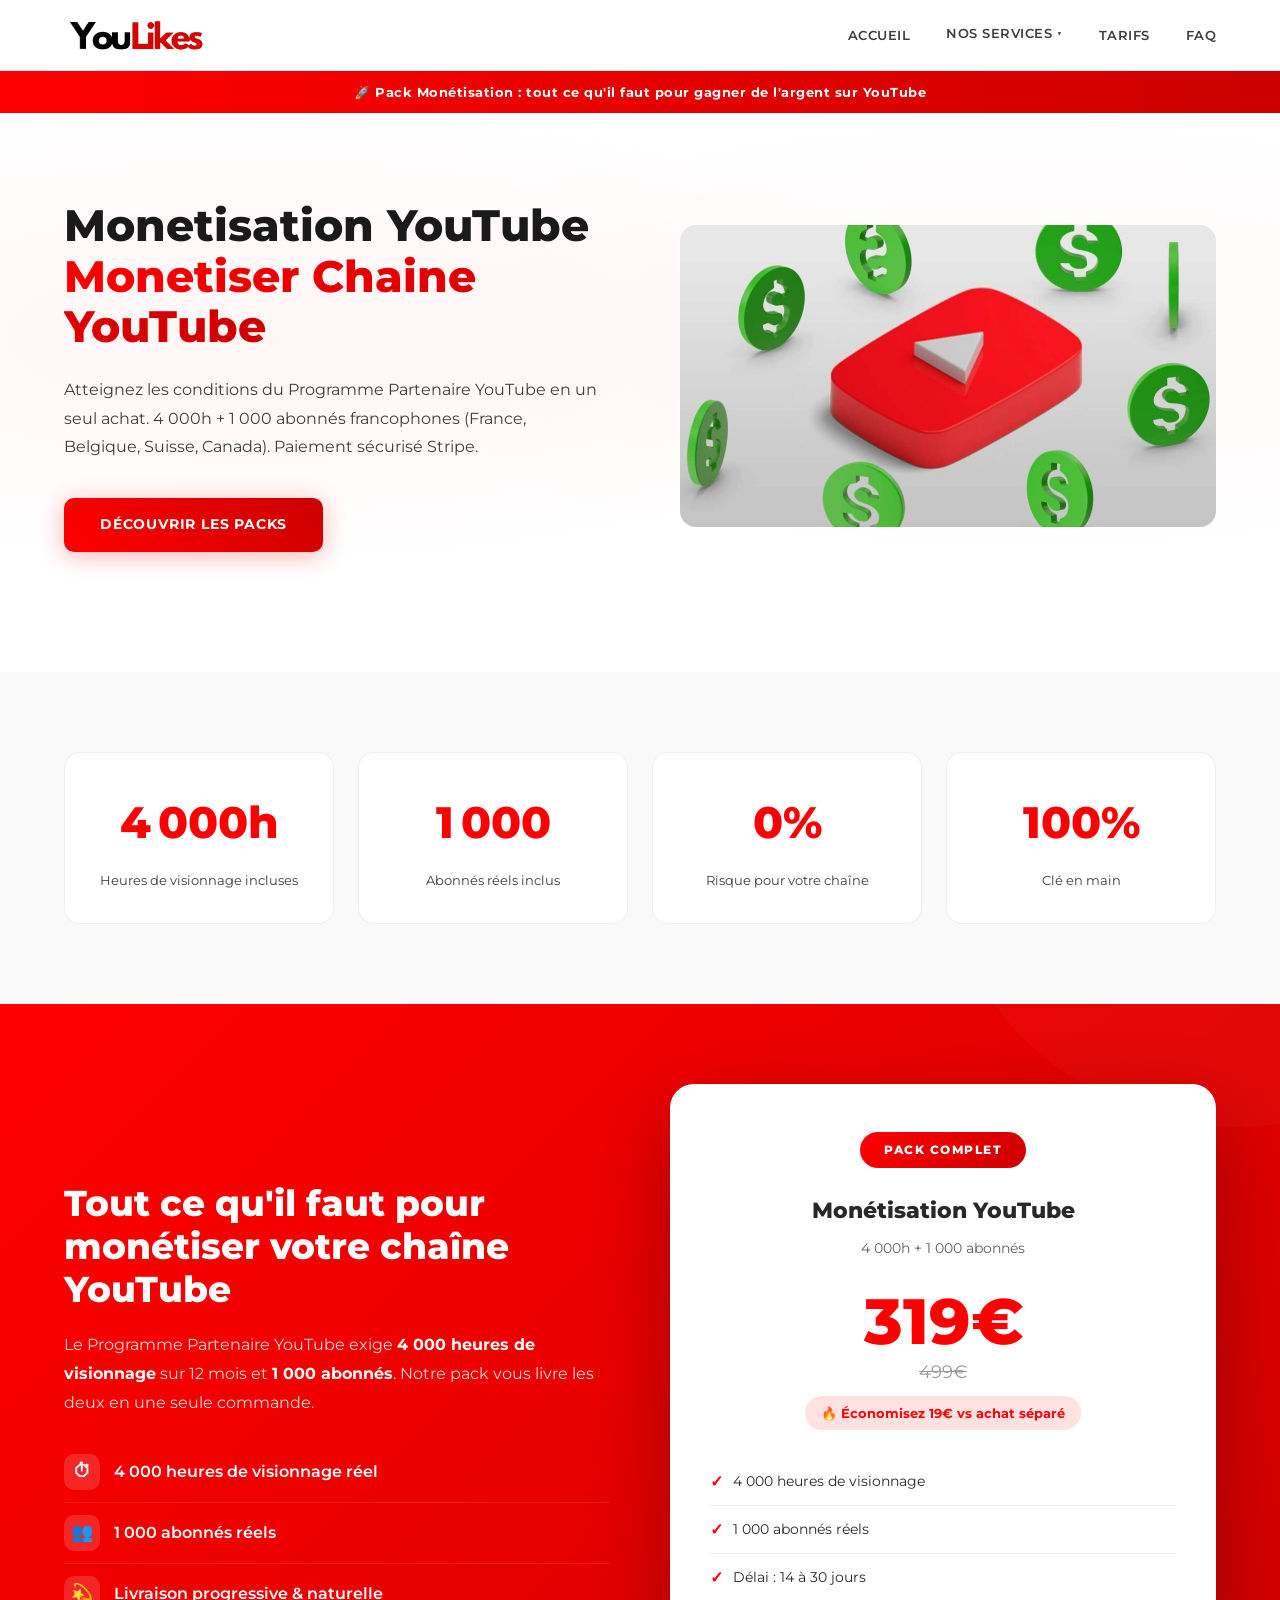
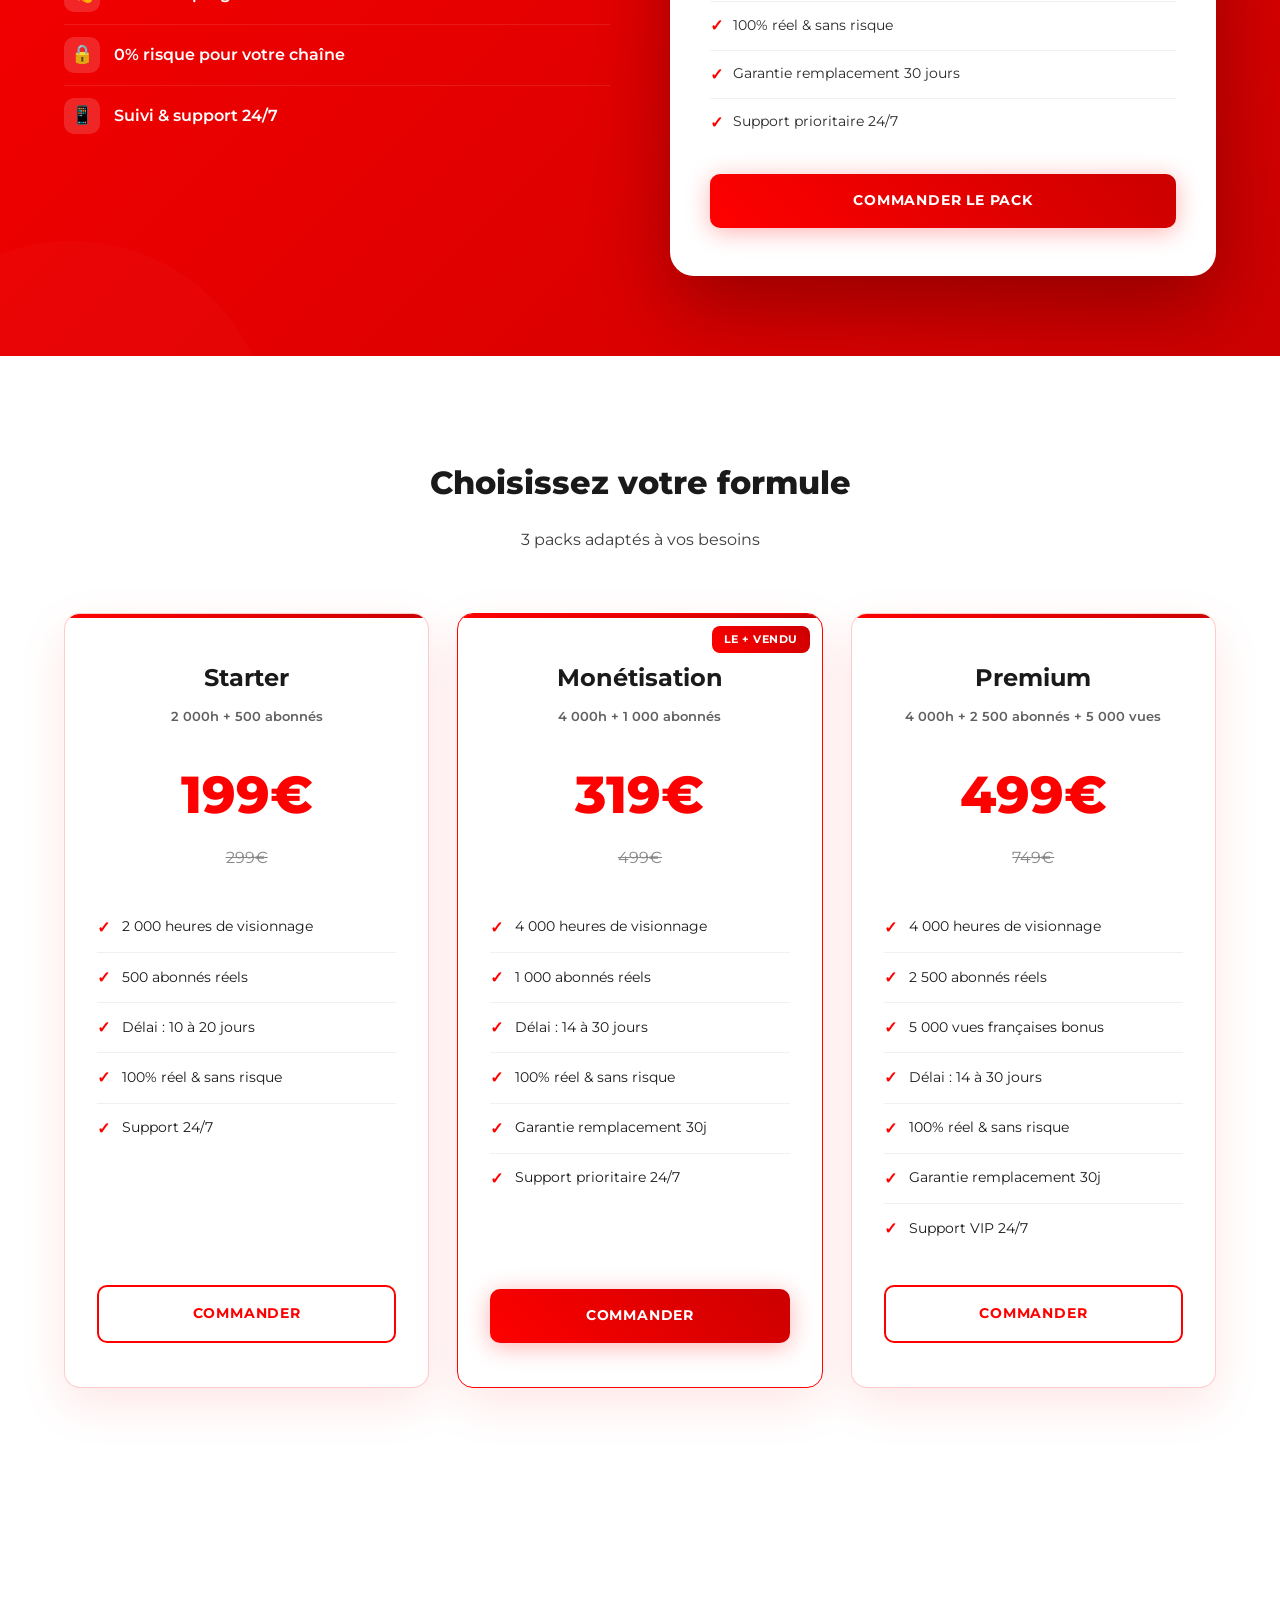
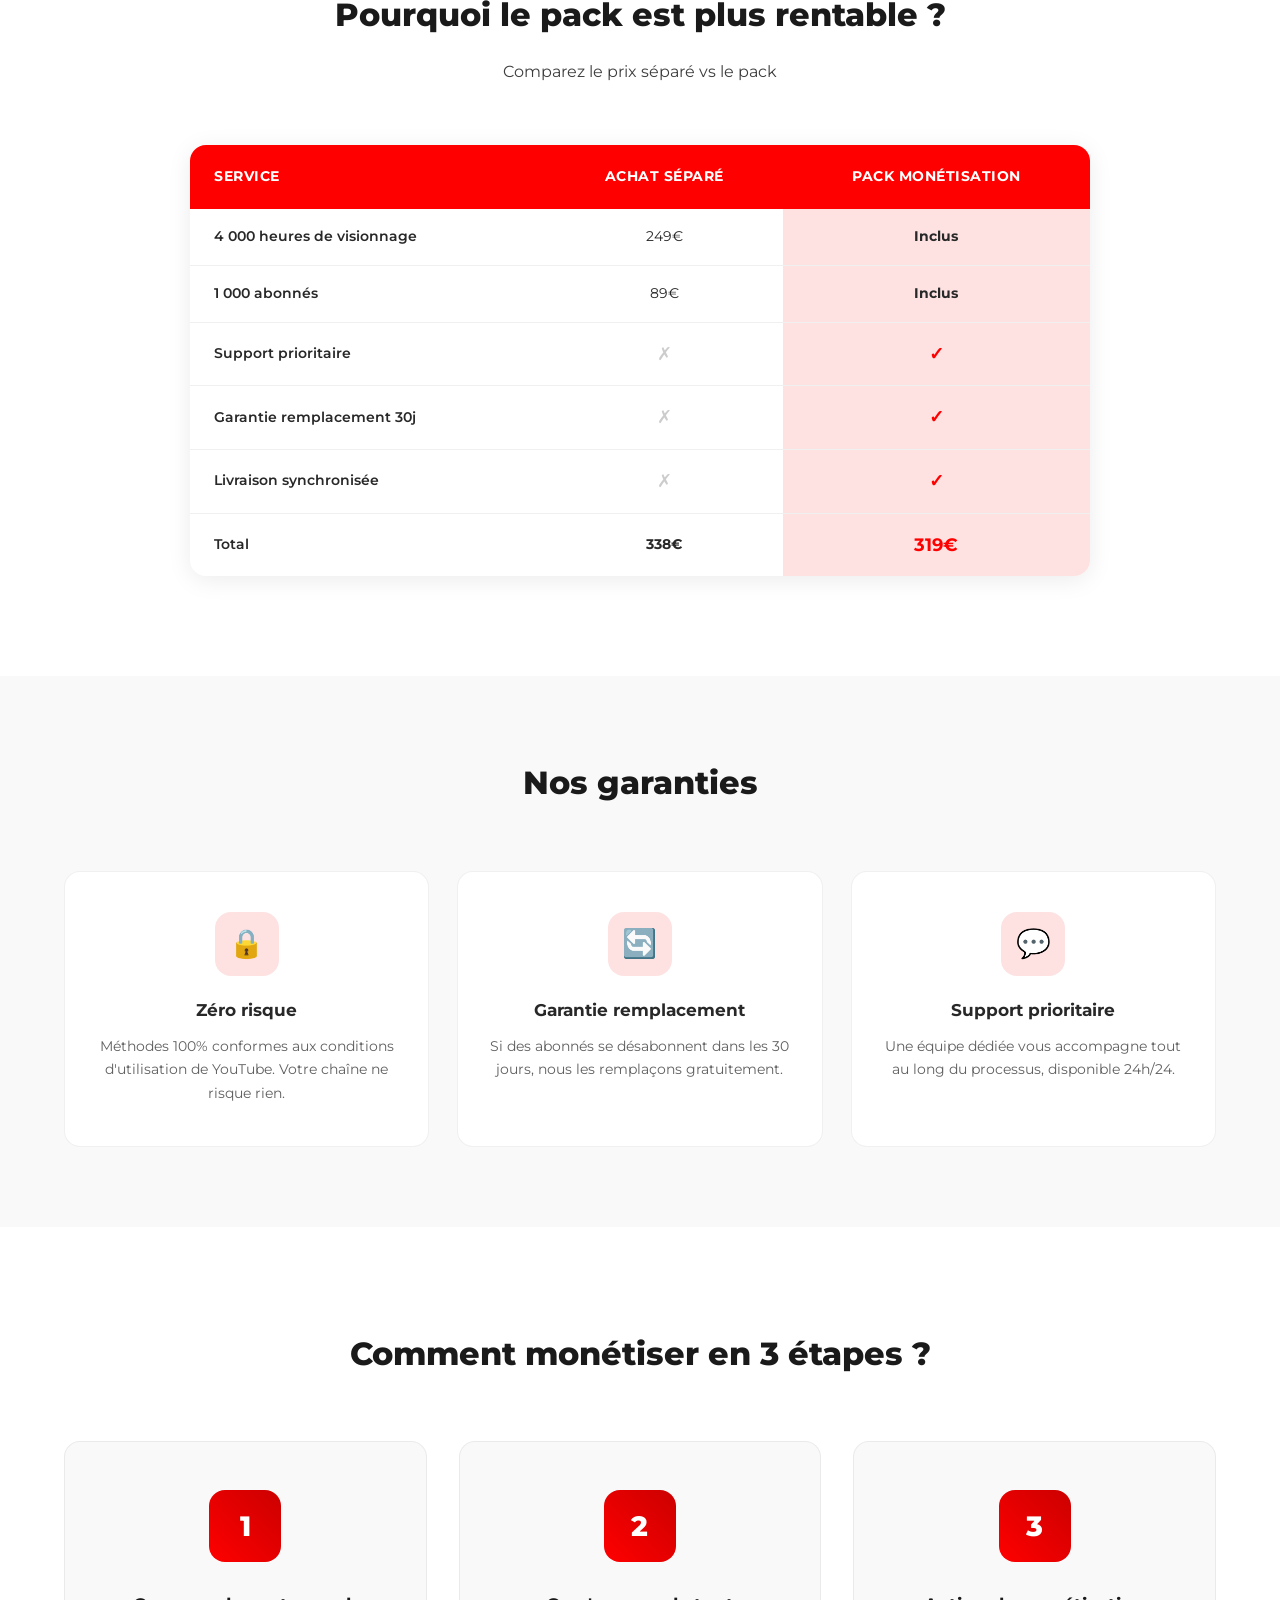
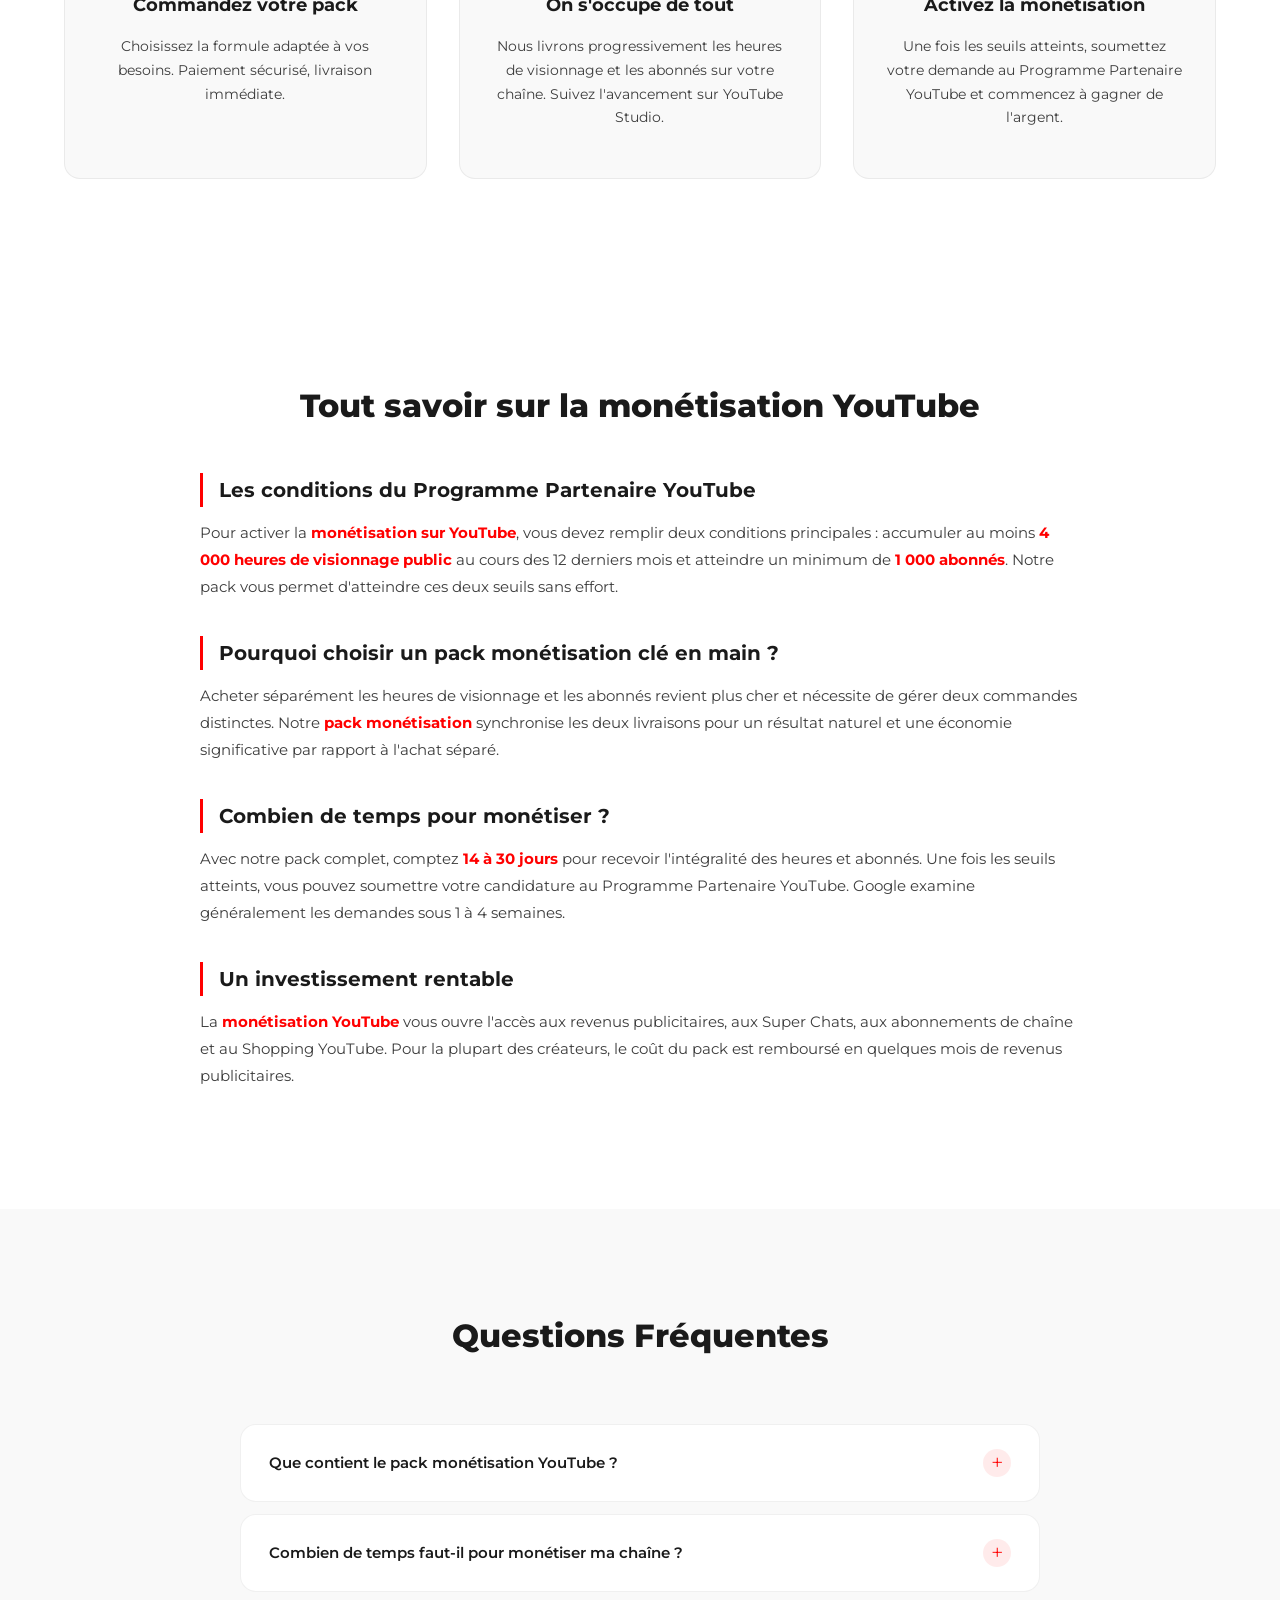
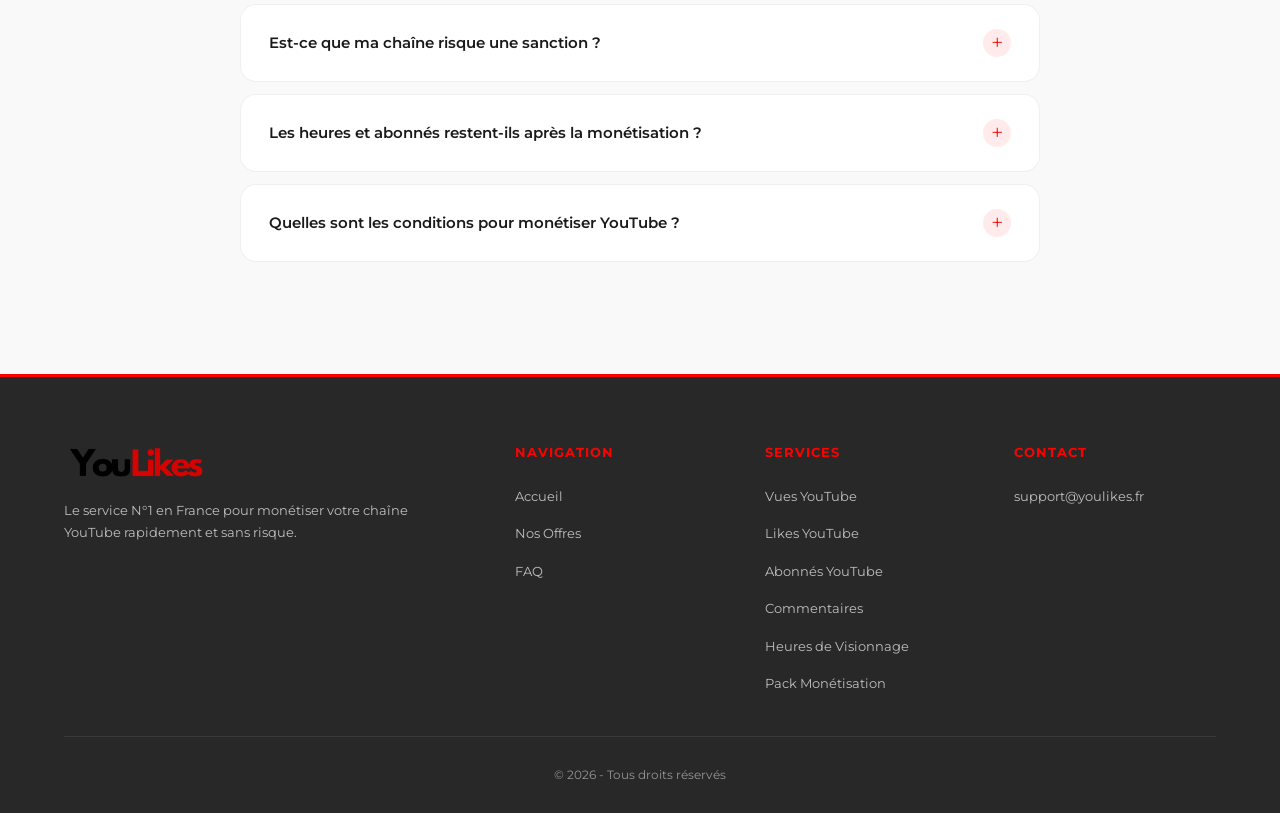
<file: monetisation-youtube.html>
<!DOCTYPE html>
<html lang="fr">
<head>
    <meta charset="UTF-8">
    <meta name="viewport" content="width=device-width, initial-scale=1.0">
    <meta name="robots" content="index, follow">
    <title>Monetisation YouTube - Monetiser Chaine YouTube</title>
    <meta name="description" content="Pack monetisation YouTube complet : 4000 heures de visionnage + 1000 abonnes pour activer la monetisation de votre chaine. Cle en main, sans risque, livraison rapide.">
    <link rel="canonical" href="https://youlikes.fr/monetisation-youtube.html"/>
    <link rel="alternate" hreflang="fr-FR" href="https://youlikes.fr/monetisation-youtube.html"/>
    <link rel="alternate" hreflang="x-default" href="https://youlikes.fr/monetisation-youtube.html"/>
    <meta property="og:type" content="website">
    <meta property="og:url" content="https://youlikes.fr/monetisation-youtube.html">
    <meta property="og:title" content="Monetiser YouTube">
    <meta property="og:description" content="Pack monetisation YouTube complet : 4000 heures de visionnage + 1000 abonnes pour activer la monetisation. Cle en main, sans risque, livraison rapide. A partir de 199 euros.">
    <meta property="og:image" content="https://youlikes.fr/logo.png">
    <meta name="twitter:card" content="summary_large_image">
    <meta name="twitter:title" content="Monetiser Chaine YouTube">
    <meta name="twitter:description" content="Pack monetisation YouTube complet : 4000 heures de visionnage + 1000 abonnes pour activer la monetisation.">
    <meta name="twitter:image" content="https://youlikes.fr/logo.png">
    <link rel="preconnect" href="https://fonts.googleapis.com">
    <link rel="preconnect" href="https://fonts.gstatic.com" crossorigin>
    <link href="https://fonts.googleapis.com/css2?family=Montserrat:wght@400;500;600;700;800&display=swap" rel="stylesheet">
    <link rel="stylesheet" href="styles.css">
    <link rel="icon" type="image/x-icon" href="/favicon.ico">
    <link rel="apple-touch-icon" sizes="96x96" href="/logo/apple-icon-96x96.png">
    <link rel="icon" type="image/png" sizes="96x96" href="/logo/android-icon-96x96.png">
    <link rel="icon" type="image/png" sizes="32x32" href="/logo/android-icon-32x32.png">
    <meta name="msapplication-TileImage" content="/logo/ms-icon-96x96.png">
    <script type="application/ld+json">
    {
        "@context": "https://schema.org",
        "@type": "FAQPage",
        "mainEntity": [
            {
                "@type": "Question",
                "name": "Que contient le pack monetisation YouTube ?",
                "acceptedAnswer": {
                    "@type": "Answer",
                    "text": "Le pack monetisation inclut les 4000 heures de visionnage public et les 1000 abonnes necessaires pour rejoindre le Programme Partenaire YouTube et activer la monetisation de votre chaine."
                }
            },
            {
                "@type": "Question",
                "name": "Combien de temps faut-il pour monetiser ma chaine ?",
                "acceptedAnswer": {
                    "@type": "Answer",
                    "text": "Avec notre pack complet, comptez 14 a 30 jours pour recevoir l'ensemble des heures et abonnes. La demande de monetisation peut ensuite etre soumise a YouTube qui l'examine sous 1 a 4 semaines."
                }
            },
            {
                "@type": "Question",
                "name": "Est-ce que ma chaine risque une sanction ?",
                "acceptedAnswer": {
                    "@type": "Answer",
                    "text": "Non, nos heures de visionnage et abonnes proviennent de vrais utilisateurs. La methode est 100% conforme aux conditions d'utilisation de YouTube. Aucun risque pour votre chaine."
                }
            },
            {
                "@type": "Question",
                "name": "Les heures et abonnes restent-ils apres la monetisation ?",
                "acceptedAnswer": {
                    "@type": "Answer",
                    "text": "Oui, les heures de visionnage sont definitivement comptabilisees par YouTube. Pour les abonnes, nous offrons une garantie de remplacement pendant 30 jours en cas de perte."
                }
            },
            {
                "@type": "Question",
                "name": "Quelles sont les conditions pour monetiser YouTube ?",
                "acceptedAnswer": {
                    "@type": "Answer",
                    "text": "YouTube exige 4000 heures de visionnage public sur les 12 derniers mois, 1000 abonnes minimum, un compte AdSense lie, et le respect des regles de la communaute. Notre pack couvre les deux conditions les plus difficiles a atteindre."
                }
            }
        ]
    }
    </script>
    <script type="application/ld+json">
    {
        "@context": "https://schema.org",
        "@type": "Product",
        "name": "Monetisation YouTube",
        "description": "Monetisation youtube cle en main. Monetiser youtube rapidement avec notre pack complet. Monetiser chaine youtube avec 4000 heures de visionnage + 1000 abonnes. Monetiser sa chaine youtube sans risque. YouTube studio monetisation activee en 14 a 30 jours.",
        "brand": {
            "@type": "Brand",
            "name": "YouLikes"
        },
        "image": "https://youlikes.fr/logo.png",
        "offers": {
            "@type": "AggregateOffer",
            "priceCurrency": "EUR",
            "lowPrice": "199",
            "highPrice": "499",
            "offerCount": "3",
            "availability": "https://schema.org/InStock"
        }
    }
    </script>
    <style>
        .pack-highlight {
            background: linear-gradient(135deg, #FF0000 0%, #CC0000 100%);
            padding: 80px 0;
            position: relative;
            overflow: hidden;
        }
        .pack-highlight::before {
            content: '';
            position: absolute;
            top: -50%;
            right: -20%;
            width: 600px;
            height: 600px;
            border-radius: 50%;
            background: rgba(255, 255, 255, 0.03);
        }
        .pack-highlight::after {
            content: '';
            position: absolute;
            bottom: -30%;
            left: -10%;
            width: 400px;
            height: 400px;
            border-radius: 50%;
            background: rgba(255, 255, 255, 0.02);
        }
        .pack-grid {
            display: grid;
            grid-template-columns: 1fr 1fr;
            gap: 60px;
            align-items: center;
            position: relative;
            z-index: 1;
        }
        .pack-info h2 {
            font-size: 36px;
            font-weight: 800;
            color: #ffffff;
            margin-bottom: 20px;
            line-height: 1.2;
        }
        .pack-info p {
            font-size: 16px;
            color: rgba(255, 255, 255, 0.85);
            line-height: 1.8;
            margin-bottom: 24px;
        }
        .pack-includes {
            list-style: none;
            margin-bottom: 32px;
        }
        .pack-includes li {
            padding: 12px 0;
            font-size: 16px;
            font-weight: 600;
            color: #ffffff;
            display: flex;
            align-items: center;
            gap: 14px;
            border-bottom: 1px solid rgba(255, 255, 255, 0.1);
        }
        .pack-includes li:last-child {
            border-bottom: none;
        }
        .pack-includes .icon {
            width: 36px;
            height: 36px;
            background: rgba(255, 255, 255, 0.15);
            border-radius: 10px;
            display: flex;
            align-items: center;
            justify-content: center;
            font-size: 18px;
            flex-shrink: 0;
        }
        .pack-card-main {
            background: #ffffff;
            border-radius: 24px;
            padding: 48px 40px;
            text-align: center;
            box-shadow: 0 30px 80px rgba(0, 0, 0, 0.3);
            position: relative;
        }
        .pack-card-main .pack-label {
            background: linear-gradient(135deg, #FF0000, #CC0000);
            color: #ffffff;
            padding: 8px 24px;
            border-radius: 30px;
            font-size: 12px;
            font-weight: 800;
            text-transform: uppercase;
            letter-spacing: 1.5px;
            display: inline-block;
            margin-bottom: 24px;
        }
        .pack-card-main h3 {
            font-size: 22px;
            font-weight: 800;
            color: #282828;
            margin-bottom: 8px;
        }
        .pack-card-main .pack-subtitle {
            font-size: 14px;
            color: #606060;
            margin-bottom: 28px;
        }
        .pack-card-main .pack-price {
            font-size: 64px;
            font-weight: 800;
            color: #FF0000;
            line-height: 1;
            margin-bottom: 4px;
        }
        .pack-card-main .pack-old-price {
            font-size: 18px;
            color: #999;
            text-decoration: line-through;
            margin-bottom: 8px;
        }
        .pack-card-main .pack-economy {
            display: inline-block;
            background: #FEE2E2;
            color: #FF0000;
            padding: 6px 16px;
            border-radius: 20px;
            font-size: 13px;
            font-weight: 700;
            margin-bottom: 28px;
        }
        .pack-card-main .pack-details {
            text-align: left;
            margin-bottom: 28px;
        }
        .pack-card-main .pack-details li {
            padding: 10px 0;
            font-size: 14px;
            color: #282828;
            display: flex;
            align-items: center;
            gap: 10px;
            border-bottom: 1px solid #f0f0f0;
        }
        .pack-card-main .pack-details li:last-child {
            border-bottom: none;
        }
        .pack-card-main .pack-details .check {
            color: #FF0000;
            font-weight: 700;
            font-size: 16px;
        }
        .comparison {
            padding: 100px 0;
            background: #ffffff;
        }
        .comparison-table {
            width: 100%;
            max-width: 900px;
            margin: 60px auto 0;
            border-collapse: separate;
            border-spacing: 0;
            border-radius: 16px;
            overflow: hidden;
            box-shadow: 0 4px 24px rgba(0, 0, 0, 0.08);
        }
        .comparison-table thead th {
            background: #FF0000;
            color: #ffffff;
            padding: 20px 24px;
            font-size: 14px;
            font-weight: 700;
            text-transform: uppercase;
            letter-spacing: 0.5px;
            text-align: center;
        }
        .comparison-table thead th:first-child {
            text-align: left;
        }
        .comparison-table tbody td {
            padding: 16px 24px;
            font-size: 14px;
            color: #282828;
            border-bottom: 1px solid #f0f0f0;
            text-align: center;
        }
        .comparison-table tbody td:first-child {
            text-align: left;
            font-weight: 600;
        }
        .comparison-table tbody tr:last-child td {
            border-bottom: none;
        }
        .comparison-table tbody tr:hover {
            background: #FEF2F2;
        }
        .comparison-table .yes {
            color: #FF0000;
            font-weight: 700;
            font-size: 18px;
        }
        .comparison-table .no {
            color: #ccc;
            font-size: 18px;
        }
        .pack-featured {
            background: #FEE2E2;
            font-weight: 700 !important;
        }
        .guarantee-section {
            padding: 80px 0;
            background: #f9f9f9;
        }
        .guarantee-grid {
            display: grid;
            grid-template-columns: repeat(3, 1fr);
            gap: 28px;
            margin-top: 60px;
        }
        .guarantee-card {
            background: #ffffff;
            padding: 40px 28px;
            border-radius: 16px;
            text-align: center;
            border: 1px solid rgba(0, 0, 0, 0.06);
            transition: all 0.35s ease;
        }
        .guarantee-card:hover {
            transform: translateY(-6px);
            box-shadow: 0 12px 40px rgba(255, 0, 0, 0.08);
            border-color: rgba(255, 0, 0, 0.15);
        }
        .guarantee-icon {
            width: 64px;
            height: 64px;
            margin: 0 auto 20px;
            background: #FEE2E2;
            border-radius: 16px;
            display: flex;
            align-items: center;
            justify-content: center;
            font-size: 28px;
        }
        .guarantee-card h3 {
            font-size: 17px;
            font-weight: 700;
            color: #282828;
            margin-bottom: 10px;
        }
        .guarantee-card p {
            font-size: 14px;
            color: #606060;
            line-height: 1.7;
        }
        @media (max-width: 768px) {
            .pack-grid {
                grid-template-columns: 1fr;
                gap: 40px;
            }
            .pack-info h2 {
                font-size: 28px;
                text-align: center;
            }
            .pack-info p {
                text-align: center;
            }
            .pack-card-main {
                padding: 36px 24px;
            }
            .pack-card-main .pack-price {
                font-size: 48px;
            }
            .comparison-table {
                font-size: 12px;
            }
            .comparison-table thead th,
            .comparison-table tbody td {
                padding: 12px 10px;
            }
            .guarantee-grid {
                grid-template-columns: 1fr;
            }
            .guarantee-section, .comparison, .pack-highlight {
                padding: 50px 0;
            }
        }
    </style>
    <script type="application/ld+json">
    {
        "@context": "https://schema.org",
        "@type": "Organization",
        "name": "Acheter Abonne YouTube",
        "url": "https://youlikes.fr",
        "hasOfferCatalog": {
            "@type": "OfferCatalog",
            "name": "Nos services",
            "itemListElement": [
                {
                    "@type": "Offer",
                    "itemOffered": {
                        "@type": "Service",
                        "name": "Monetisation YouTube",
                        "url": "https://youlikes.fr/monetisation-youtube.html"
                    }
                }
            ]
        }
    }
    </script>
</head>
<body>
    <header class="header">
        <div class="container">
            <a href="https://youlikes.fr/" class="logo" title="Acheter Vues YouTube">
                <img src="logo.png" alt="YouLikes" title="YouLikes" class="logo-img" width="200" height="200">
            </a>
            <nav class="nav">
                <ul class="nav-list">
                    <li><a href="https://youlikes.fr/" class="nav-link" title="Accueil">Accueil</a></li>
                    <li class="nav-item dropdown">
                        <a href="#" class="nav-link" title="Nos Services">Nos Services <span class="dropdown-arrow">&#9660;</span></a>
                        <div class="dropdown-menu">
                            <a href="https://youlikes.fr/" title="acheter vue youtube pas cher">Vues YouTube</a>
                            <a href="https://youlikes.fr/acheter-des-likes-youtube.html" title="acheter likes youtube">Likes YouTube</a>
                            <a href="https://youlikes.fr/acheter-abonne-youtube.html" title="abonnes youtube pas cher">Abonn&eacute;s YouTube</a>
                            <a href="https://youlikes.fr/acheter-commentaires-youtube.html" title="acheter commentaires youtube">Commentaires</a>
                            <a href="https://youlikes.fr/acheter-heures-visionnage-youtube.html" title="heure de visionnage youtube">Heures de Visionnage</a>
                            <a href="https://youlikes.fr/monetisation-youtube.html" title="monetisation youtube">Pack Mon&eacute;tisation</a>
                        </div>
                    </li>
                    <li><a href="#offres" class="nav-link" title="Tarifs">Tarifs</a></li>
                    <li><a href="#faq" class="nav-link" title="FAQ">FAQ</a></li>
                </ul>
            </nav>
            <button class="menu-toggle" aria-label="Menu">
                <span></span>
                <span></span>
                <span></span>
            </button>
        </div>
    </header>
    <div class="promo-bar">&#x1F680; Pack Mon&eacute;tisation : tout ce qu'il faut pour gagner de l'argent sur YouTube</div>

    <section id="accueil" class="hero">
        <div class="container">
            <div class="hero-content">
                <h1>Monetisation YouTube<br><span class="highlight">Monetiser Chaine YouTube</span></h1>
                <p class="hero-subtitle">Atteignez les conditions du Programme Partenaire YouTube en un seul achat. 4 000h + 1 000 abonn&eacute;s francophones (France, Belgique, Suisse, Canada). Paiement s&eacute;curis&eacute; Stripe.</p>
                <a href="#offres" class="btn btn-primary" title="monetiser youtube">D&eacute;couvrir les Packs</a>
            </div>
            <div class="hero-image">
                <img src="monetisation-youtube.jpg" alt="monetiser sa chaine youtube" title="youtube studio monetisation" class="hero-img" loading="eager" width="1200" height="675">
            </div>
        </div>
    </section>

    <section class="stats">
        <div class="container">
            <div class="stat-card">
                <div class="stat-number" data-target="4000" data-suffix="h">4000h</div>
                <p>Heures de visionnage incluses</p>
            </div>
            <div class="stat-card">
                <div class="stat-number" data-target="1000" data-suffix="">1000</div>
                <p>Abonn&eacute;s r&eacute;els inclus</p>
            </div>
            <div class="stat-card">
                <div class="stat-number" data-target="0" data-static="0%">0%</div>
                <p>Risque pour votre cha&icirc;ne</p>
            </div>
            <div class="stat-card">
                <div class="stat-number" data-target="0" data-static="100%">100%</div>
                <p>Cl&eacute; en main</p>
            </div>
        </div>
    </section>

    <section id="offres" class="pack-highlight">
        <div class="container">
            <div class="pack-grid">
                <div class="pack-info">
                    <h2>Tout ce qu'il faut pour mon&eacute;tiser votre cha&icirc;ne YouTube</h2>
                    <p>Le Programme Partenaire YouTube exige <strong style="color:#fff">4 000 heures de visionnage</strong> sur 12 mois et <strong style="color:#fff">1 000 abonn&eacute;s</strong>. Notre pack vous livre les deux en une seule commande.</p>
                    <ul class="pack-includes">
                        <li><span class="icon">&#9201;</span> 4 000 heures de visionnage r&eacute;el</li>
                        <li><span class="icon">&#128101;</span> 1 000 abonn&eacute;s r&eacute;els</li>
                        <li><span class="icon">&#128171;</span> Livraison progressive &amp; naturelle</li>
                        <li><span class="icon">&#128274;</span> 0% risque pour votre cha&icirc;ne</li>
                        <li><span class="icon">&#128241;</span> Suivi &amp; support 24/7</li>
                    </ul>
                </div>
                <div class="pack-card-main">
                    <span class="pack-label">Pack Complet</span>
                    <h3>Mon&eacute;tisation YouTube</h3>
                    <p class="pack-subtitle">4 000h + 1 000 abonn&eacute;s</p>
                    <div class="pack-price">319&euro;</div>
                    <div class="pack-old-price">499&euro;</div>
                    <div class="pack-economy">&#128293; &Eacute;conomisez 19&euro; vs achat s&eacute;par&eacute;</div>
                    <ul class="pack-details">
                        <li><span class="check">&#10003;</span> 4 000 heures de visionnage</li>
                        <li><span class="check">&#10003;</span> 1 000 abonn&eacute;s r&eacute;els</li>
                        <li><span class="check">&#10003;</span> D&eacute;lai : 14 &agrave; 30 jours</li>
                        <li><span class="check">&#10003;</span> 100% r&eacute;el &amp; sans risque</li>
                        <li><span class="check">&#10003;</span> Garantie remplacement 30 jours</li>
                        <li><span class="check">&#10003;</span> Support prioritaire 24/7</li>
                    </ul>
                    <a href="https://buy.stripe.com/8x214n41c2yn5CCeqo6Na0p" class="btn btn-primary btn-full" title="Commander le Pack Mon&eacute;tisation" rel="noopener" target="_blank">Commander le Pack</a>
                </div>
            </div>
        </div>
    </section>

    <section class="pricing" style="background:#ffffff;">
        <div class="container">
            <h2 class="section-title">Choisissez votre formule</h2>
            <p class="section-subtitle">3 packs adapt&eacute;s &agrave; vos besoins</p>
            <div class="pricing-cards">
                <div class="pricing-card">
                    <div class="pricing-header">
                        <h3>Starter</h3>
                        <div class="pricing-bonus" style="text-decoration:none;color:#606060;">2 000h + 500 abonn&eacute;s</div>
                    </div>
                    <div class="pricing-price">
                        <span class="price">199&euro;</span>
                        <span class="old-price">299&euro;</span>
                    </div>
                    <ul class="pricing-features">
                        <li><span class="check">&#10003;</span> 2 000 heures de visionnage</li>
                        <li><span class="check">&#10003;</span> 500 abonn&eacute;s r&eacute;els</li>
                        <li><span class="check">&#10003;</span> D&eacute;lai : 10 &agrave; 20 jours</li>
                        <li><span class="check">&#10003;</span> 100% r&eacute;el &amp; sans risque</li>
                        <li><span class="check">&#10003;</span> Support 24/7</li>
                    </ul>
                    <a href="https://buy.stripe.com/6oU5kD1T46OD2qqdmk6Na0q" class="btn btn-outline" title="Commander le pack Starter" rel="noopener" target="_blank">Commander</a>
                </div>

                <div class="pricing-card featured">
                    <div class="pricing-badge">Le + vendu</div>
                    <div class="pricing-header">
                        <h3>Mon&eacute;tisation</h3>
                        <div class="pricing-bonus" style="text-decoration:none;color:#606060;">4 000h + 1 000 abonn&eacute;s</div>
                    </div>
                    <div class="pricing-price">
                        <span class="price">319&euro;</span>
                        <span class="old-price">499&euro;</span>
                    </div>
                    <ul class="pricing-features">
                        <li><span class="check">&#10003;</span> 4 000 heures de visionnage</li>
                        <li><span class="check">&#10003;</span> 1 000 abonn&eacute;s r&eacute;els</li>
                        <li><span class="check">&#10003;</span> D&eacute;lai : 14 &agrave; 30 jours</li>
                        <li><span class="check">&#10003;</span> 100% r&eacute;el &amp; sans risque</li>
                        <li><span class="check">&#10003;</span> Garantie remplacement 30j</li>
                        <li><span class="check">&#10003;</span> Support prioritaire 24/7</li>
                    </ul>
                    <a href="https://buy.stripe.com/8x214n41c2yn5CCeqo6Na0p" class="btn btn-primary" title="Commander le pack Mon&eacute;tisation" rel="noopener" target="_blank">Commander</a>
                </div>

                <div class="pricing-card">
                    <div class="pricing-header">
                        <h3>Premium</h3>
                        <div class="pricing-bonus" style="text-decoration:none;color:#606060;">4 000h + 2 500 abonn&eacute;s + 5 000 vues</div>
                    </div>
                    <div class="pricing-price">
                        <span class="price">499&euro;</span>
                        <span class="old-price">749&euro;</span>
                    </div>
                    <ul class="pricing-features">
                        <li><span class="check">&#10003;</span> 4 000 heures de visionnage</li>
                        <li><span class="check">&#10003;</span> 2 500 abonn&eacute;s r&eacute;els</li>
                        <li><span class="check">&#10003;</span> 5 000 vues fran&ccedil;aises bonus</li>
                        <li><span class="check">&#10003;</span> D&eacute;lai : 14 &agrave; 30 jours</li>
                        <li><span class="check">&#10003;</span> 100% r&eacute;el &amp; sans risque</li>
                        <li><span class="check">&#10003;</span> Garantie remplacement 30j</li>
                        <li><span class="check">&#10003;</span> Support VIP 24/7</li>
                    </ul>
                    <a href="https://buy.stripe.com/bJebJ17do6OD6GG8206Na0o" class="btn btn-outline" title="Commander le pack Premium" rel="noopener" target="_blank">Commander</a>
                </div>
            </div>
        </div>
    </section>

    <section class="comparison">
        <div class="container">
            <h2 class="section-title">Pourquoi le pack est plus rentable ?</h2>
            <p class="section-subtitle">Comparez le prix s&eacute;par&eacute; vs le pack</p>
            <table class="comparison-table">
                <thead>
                    <tr>
                        <th>Service</th>
                        <th>Achat s&eacute;par&eacute;</th>
                        <th>Pack Mon&eacute;tisation</th>
                    </tr>
                </thead>
                <tbody>
                    <tr>
                        <td>4 000 heures de visionnage</td>
                        <td>249&euro;</td>
                        <td class="pack-featured">Inclus</td>
                    </tr>
                    <tr>
                        <td>1 000 abonn&eacute;s</td>
                        <td>89&euro;</td>
                        <td class="pack-featured">Inclus</td>
                    </tr>
                    <tr>
                        <td>Support prioritaire</td>
                        <td class="no">&#10007;</td>
                        <td class="pack-featured"><span class="yes">&#10003;</span></td>
                    </tr>
                    <tr>
                        <td>Garantie remplacement 30j</td>
                        <td class="no">&#10007;</td>
                        <td class="pack-featured"><span class="yes">&#10003;</span></td>
                    </tr>
                    <tr>
                        <td>Livraison synchronis&eacute;e</td>
                        <td class="no">&#10007;</td>
                        <td class="pack-featured"><span class="yes">&#10003;</span></td>
                    </tr>
                    <tr style="font-weight:700;font-size:16px;">
                        <td>Total</td>
                        <td>338&euro;</td>
                        <td class="pack-featured" style="color:#FF0000;font-size:18px;">319&euro;</td>
                    </tr>
                </tbody>
            </table>
        </div>
    </section>

    <section class="guarantee-section">
        <div class="container">
            <h2 class="section-title">Nos garanties</h2>
            <div class="guarantee-grid">
                <div class="guarantee-card">
                    <div class="guarantee-icon">&#128274;</div>
                    <h3>Z&eacute;ro risque</h3>
                    <p>M&eacute;thodes 100% conformes aux conditions d'utilisation de YouTube. Votre cha&icirc;ne ne risque rien.</p>
                </div>
                <div class="guarantee-card">
                    <div class="guarantee-icon">&#128260;</div>
                    <h3>Garantie remplacement</h3>
                    <p>Si des abonn&eacute;s se d&eacute;sabonnent dans les 30 jours, nous les rempla&ccedil;ons gratuitement.</p>
                </div>
                <div class="guarantee-card">
                    <div class="guarantee-icon">&#128172;</div>
                    <h3>Support prioritaire</h3>
                    <p>Une &eacute;quipe d&eacute;di&eacute;e vous accompagne tout au long du processus, disponible 24h/24.</p>
                </div>
            </div>
        </div>
    </section>

    <section class="how-it-works">
        <div class="container">
            <h2 class="section-title">Comment mon&eacute;tiser en 3 &eacute;tapes ?</h2>
            <div class="steps">
                <div class="step">
                    <div class="step-icon">
                        <span>1</span>
                    </div>
                    <h3>Commandez votre pack</h3>
                    <p>Choisissez la formule adapt&eacute;e &agrave; vos besoins. Paiement s&eacute;curis&eacute;, livraison imm&eacute;diate.</p>
                </div>
                <div class="step">
                    <div class="step-icon">
                        <span>2</span>
                    </div>
                    <h3>On s'occupe de tout</h3>
                    <p>Nous livrons progressivement les heures de visionnage et les abonn&eacute;s sur votre cha&icirc;ne. Suivez l'avancement sur YouTube Studio.</p>
                </div>
                <div class="step">
                    <div class="step-icon">
                        <span>3</span>
                    </div>
                    <h3>Activez la mon&eacute;tisation</h3>
                    <p>Une fois les seuils atteints, soumettez votre demande au Programme Partenaire YouTube et commencez &agrave; gagner de l'argent.</p>
                </div>
            </div>
        </div>
    </section>

    <section class="seo-content">
        <div class="container">
            <h2 class="section-title">Tout savoir sur la mon&eacute;tisation YouTube</h2>
            <div class="seo-text">
                <h3>Les conditions du Programme Partenaire YouTube</h3>
                <p>Pour activer la <strong>mon&eacute;tisation sur YouTube</strong>, vous devez remplir deux conditions principales : accumuler au moins <strong>4 000 heures de visionnage public</strong> au cours des 12 derniers mois et atteindre un minimum de <strong>1 000 abonn&eacute;s</strong>. Notre pack vous permet d'atteindre ces deux seuils sans effort.</p>

                <h3>Pourquoi choisir un pack mon&eacute;tisation cl&eacute; en main ?</h3>
                <p>Acheter s&eacute;par&eacute;ment les heures de visionnage et les abonn&eacute;s revient plus cher et n&eacute;cessite de g&eacute;rer deux commandes distinctes. Notre <strong>pack mon&eacute;tisation</strong> synchronise les deux livraisons pour un r&eacute;sultat naturel et une &eacute;conomie significative par rapport &agrave; l'achat s&eacute;par&eacute;.</p>

                <h3>Combien de temps pour mon&eacute;tiser ?</h3>
                <p>Avec notre pack complet, comptez <strong>14 &agrave; 30 jours</strong> pour recevoir l'int&eacute;gralit&eacute; des heures et abonn&eacute;s. Une fois les seuils atteints, vous pouvez soumettre votre candidature au Programme Partenaire YouTube. Google examine g&eacute;n&eacute;ralement les demandes sous 1 &agrave; 4 semaines.</p>

                <h3>Un investissement rentable</h3>
                <p>La <strong>mon&eacute;tisation YouTube</strong> vous ouvre l'acc&egrave;s aux revenus publicitaires, aux Super Chats, aux abonnements de cha&icirc;ne et au Shopping YouTube. Pour la plupart des cr&eacute;ateurs, le co&ucirc;t du pack est rembours&eacute; en quelques mois de revenus publicitaires.</p>
            </div>
        </div>
    </section>

    <section id="faq" class="faq">
        <div class="container">
            <h2 class="section-title">Questions Fr&eacute;quentes</h2>
            <div class="faq-list">
                <div class="faq-item">
                    <button class="faq-question">
                        <span>Que contient le pack mon&eacute;tisation YouTube ?</span>
                        <span class="faq-icon">+</span>
                    </button>
                    <div class="faq-answer">
                        <p>Le pack inclut les 4 000 heures de visionnage public et les 1 000 abonn&eacute;s n&eacute;cessaires pour rejoindre le Programme Partenaire YouTube et activer la mon&eacute;tisation de votre cha&icirc;ne.</p>
                    </div>
                </div>
                <div class="faq-item">
                    <button class="faq-question">
                        <span>Combien de temps faut-il pour mon&eacute;tiser ma cha&icirc;ne ?</span>
                        <span class="faq-icon">+</span>
                    </button>
                    <div class="faq-answer">
                        <p>Comptez 14 &agrave; 30 jours pour recevoir l'ensemble des heures et abonn&eacute;s. La demande de mon&eacute;tisation peut ensuite &ecirc;tre soumise &agrave; YouTube qui l'examine sous 1 &agrave; 4 semaines.</p>
                    </div>
                </div>
                <div class="faq-item">
                    <button class="faq-question">
                        <span>Est-ce que ma cha&icirc;ne risque une sanction ?</span>
                        <span class="faq-icon">+</span>
                    </button>
                    <div class="faq-answer">
                        <p>Non, nos heures de visionnage et abonn&eacute;s proviennent de vrais utilisateurs. La m&eacute;thode est 100% conforme aux conditions d'utilisation de YouTube. Aucun risque pour votre cha&icirc;ne.</p>
                    </div>
                </div>
                <div class="faq-item">
                    <button class="faq-question">
                        <span>Les heures et abonn&eacute;s restent-ils apr&egrave;s la mon&eacute;tisation ?</span>
                        <span class="faq-icon">+</span>
                    </button>
                    <div class="faq-answer">
                        <p>Oui, les heures de visionnage sont d&eacute;finitivement comptabilis&eacute;es par YouTube. Pour les abonn&eacute;s, nous offrons une garantie de remplacement pendant 30 jours en cas de perte.</p>
                    </div>
                </div>
                <div class="faq-item">
                    <button class="faq-question">
                        <span>Quelles sont les conditions pour mon&eacute;tiser YouTube ?</span>
                        <span class="faq-icon">+</span>
                    </button>
                    <div class="faq-answer">
                        <p>YouTube exige 4 000 heures de visionnage public sur les 12 derniers mois, 1 000 abonn&eacute;s minimum, un compte AdSense li&eacute;, et le respect des r&egrave;gles de la communaut&eacute;. Notre pack couvre les deux conditions les plus difficiles &agrave; atteindre.</p>
                    </div>
                </div>
            </div>
        </div>
    </section>

    <footer class="footer">
        <div class="container">
            <div class="footer-content">
                <div class="footer-brand">
                    <a href="https://youlikes.fr/" class="logo" title="Acheter Vues YouTube">
                        <img src="logo.png" alt="YouLikes" title="YouLikes" class="logo-img" width="200" height="200">
                    </a>
                    <p>Le service N&deg;1 en France pour mon&eacute;tiser votre cha&icirc;ne YouTube rapidement et sans risque.</p>
                </div>
                <div class="footer-links">
                    <h4>Navigation</h4>
                    <ul>
                        <li><a href="https://youlikes.fr/" title="Accueil">Accueil</a></li>
                        <li><a href="#offres" title="Nos Offres">Nos Offres</a></li>
                        <li><a href="#faq" title="FAQ">FAQ</a></li>
                    </ul>
                </div>
                <div class="footer-links">
                    <h4>Services</h4>
                    <ul>
                        <li><a href="https://youlikes.fr/" title="youtube acheter des vues">Vues YouTube</a></li>
                        <li><a href="https://youlikes.fr/acheter-des-likes-youtube.html" title="achat like youtube">Likes YouTube</a></li>
                        <li><a href="https://youlikes.fr/acheter-abonne-youtube.html" title="acheter 1000 abonnes youtube">Abonn&eacute;s YouTube</a></li>
                        <li><a href="https://youlikes.fr/acheter-commentaires-youtube.html" title="achat commentaire youtube">Commentaires</a></li>
                        <li><a href="https://youlikes.fr/acheter-heures-visionnage-youtube.html" title="4000 h de visionnage youtube">Heures de Visionnage</a></li>
                        <li><a href="https://youlikes.fr/monetisation-youtube.html" title="monetiser chaine youtube">Pack Mon&eacute;tisation</a></li>
                    </ul>
                </div>
                <div class="footer-links">
                    <h4>Contact</h4>
                    <ul>
                        <li><a href="mailto:support@youlikes.fr" title="support@youlikes.fr">support@youlikes.fr</a></li>
                    </ul>
                </div>
            </div>
            <div class="footer-bottom">
                <p>&copy; 2026 - Tous droits r&eacute;serv&eacute;s</p>
            </div>
        </div>
    </footer>

    <script>
        document.addEventListener('DOMContentLoaded', function() {
            const menuToggle = document.querySelector('.menu-toggle');
            const nav = document.querySelector('.nav');
            if (menuToggle && nav) {
                menuToggle.addEventListener('click', function(e) {
                    e.stopPropagation();
                    nav.classList.toggle('active');
                    menuToggle.classList.toggle('active');
                });

                document.addEventListener('click', function(e) {
                    if (!nav.contains(e.target) && !menuToggle.contains(e.target)) {
                        nav.classList.remove('active');
                        menuToggle.classList.remove('active');
                        document.querySelectorAll('.nav-item.dropdown').forEach(d => d.classList.remove('active'));
                    }
                });
                const navLinks = document.querySelectorAll('.nav-link:not(.nav-item.dropdown > .nav-link)');
                navLinks.forEach(link => {
                    link.addEventListener('click', function() {
                        nav.classList.remove('active');
                        menuToggle.classList.remove('active');
                    });
                });
            }
            const dropdowns = document.querySelectorAll('.nav-item.dropdown');
            dropdowns.forEach(dropdown => {
                const dropdownLink = dropdown.querySelector('.nav-link');
                dropdownLink.addEventListener('click', function(e) {
                    if (window.innerWidth <= 768) {
                        e.preventDefault();
                        dropdown.classList.toggle('active');
                    }
                });
            });
            const dropdownMenuLinks = document.querySelectorAll('.dropdown-menu a');
            dropdownMenuLinks.forEach(link => {
                link.addEventListener('click', function() {
                    if (window.innerWidth <= 768) {
                        nav.classList.remove('active');
                        menuToggle.classList.remove('active');
                        document.querySelectorAll('.nav-item.dropdown').forEach(d => d.classList.remove('active'));
                    }
                });
            });
            const anchorLinks = document.querySelectorAll('a[href^="#"]');
            anchorLinks.forEach(link => {
                link.addEventListener('click', function(e) {
                    e.preventDefault();
                    const targetId = this.getAttribute('href');
                    const targetElement = document.querySelector(targetId);
                    if (targetElement) {
                        const headerHeight = document.querySelector('.header').offsetHeight;
                        const targetPosition = targetElement.offsetTop - headerHeight;
                        window.scrollTo({ top: targetPosition, behavior: 'smooth' });
                    }
                });
            });
            const faqItems = document.querySelectorAll('.faq-item');
            faqItems.forEach(item => {
                const question = item.querySelector('.faq-question');
                question.addEventListener('click', function() {
                    faqItems.forEach(otherItem => {
                        if (otherItem !== item && otherItem.classList.contains('active')) {
                            otherItem.classList.remove('active');
                        }
                    });
                    item.classList.toggle('active');
                });
            });
            const animateElements = document.querySelectorAll('.stat-card, .step, .pricing-card, .faq-item, .guarantee-card');
            const observer = new IntersectionObserver(function(entries) {
                entries.forEach(entry => {
                    if (entry.isIntersecting) {
                        entry.target.style.opacity = '1';
                        entry.target.style.transform = 'translateY(0)';
                    }
                });
            }, { threshold: 0.1, rootMargin: '0px 0px -50px 0px' });
            animateElements.forEach(element => {
                element.style.opacity = '0';
                element.style.transform = 'translateY(30px)';
                element.style.transition = 'opacity 0.6s ease, transform 0.6s ease';
                observer.observe(element);
            });
            const statNumbers = document.querySelectorAll('.stat-number');
            let animated = false;
            function animateCounters() {
                if (animated) return;
                statNumbers.forEach(stat => {
                    const staticText = stat.getAttribute('data-static');
                    if (staticText) { stat.textContent = staticText; return; }
                    const target = parseInt(stat.getAttribute('data-target') || stat.textContent);
                    const suffix = stat.getAttribute('data-suffix') || '';
                    if (isNaN(target) || target <= 0) return;
                    let current = 0;
                    const increment = target / 60;
                    const stepTime = 2000 / 60;
                    const counter = setInterval(() => {
                        current += increment;
                        if (current >= target) { stat.textContent = target.toLocaleString('fr-FR') + suffix; clearInterval(counter); }
                        else { stat.textContent = Math.floor(current).toLocaleString('fr-FR') + suffix; }
                    }, stepTime);
                });
                animated = true;
            }
            const statsSection = document.querySelector('.stats');
            if (statsSection) {
                const statsObserver = new IntersectionObserver((entries) => {
                    entries.forEach(entry => { if (entry.isIntersecting) { animateCounters(); } });
                }, { threshold: 0.5 });
                statsObserver.observe(statsSection);
            }
        });
    </script>
</body>
</html>
</file>
<file: styles.css>
:root {
    --primary: #FF0000;
    --primary-dark: #CC0000;
    --secondary: #FF4444;
    --dark: #1a1a1a;
    --light: #f9f9f9;
    --white: #ffffff;
    --gray: #3d3d3d;
    --gray-light: #e5e5e5;
    --gradient: linear-gradient(45deg, #FF0000 0%, #CC0000 100%);
    --shadow: 0 8px 32px rgba(255, 0, 0, 0.12);
    --shadow-sm: 0 2px 12px rgba(0, 0, 0, 0.08);
    --radius: 8px;
    --radius-lg: 16px;
    --transition: all 0.35s cubic-bezier(0.4, 0, 0.2, 1);
}

*, *::before, *::after {
    margin: 0;
    padding: 0;
    box-sizing: border-box;
}

html {
    scroll-behavior: smooth;
}

body {
    font-family: 'Montserrat', sans-serif;
    font-size: 15px;
    line-height: 1.7;
    color: var(--dark);
    background: var(--white);
    overflow-x: hidden;
}

a {
    text-decoration: none;
    color: inherit;
    transition: var(--transition);
}

ul {
    list-style: none;
}

img {
    max-width: 100%;
    height: auto;
}

.container {
    width: 100%;
    max-width: 1200px;
    margin: 0 auto;
    padding: 0 24px;
}

.btn {
    display: inline-block;
    padding: 15px 36px;
    font-family: 'Montserrat', sans-serif;
    font-size: 14px;
    font-weight: 700;
    border-radius: 10px;
    cursor: pointer;
    transition: var(--transition);
    border: none;
    text-align: center;
    text-transform: uppercase;
    letter-spacing: 0.8px;
}

.btn-primary {
    background: var(--gradient);
    color: #ffffff;
    box-shadow: 0 4px 24px rgba(255, 0, 0, 0.3);
}

.btn-primary:hover {
    transform: scale(1.04);
    box-shadow: 0 6px 32px rgba(255, 0, 0, 0.45);
}

.btn-outline {
    background: transparent;
    color: var(--primary);
    border: 2px solid var(--primary);
}

.btn-outline:hover {
    background: var(--primary);
    color: #ffffff;
    box-shadow: 0 4px 24px rgba(255, 0, 0, 0.25);
}

.btn-full {
    width: 100%;
}

.header {
    position: fixed;
    top: 0;
    left: 0;
    right: 0;
    z-index: 1000;
    background: rgba(255, 255, 255, 0.95);
    backdrop-filter: blur(20px);
    -webkit-backdrop-filter: blur(20px);
    border-bottom: 1px solid rgba(0, 0, 0, 0.08);
    padding: 14px 0;
}

.header .container {
    display: flex;
    align-items: center;
    justify-content: space-between;
}

.logo {
    display: flex;
    align-items: center;
}

.logo-img {
    height: 42px;
    width: auto;
}

.nav-list {
    display: flex;
    gap: 36px;
}

.nav-link {
    font-weight: 600;
    color: var(--gray);
    position: relative;
    font-size: 13px;
    text-transform: uppercase;
    letter-spacing: 0.5px;
}

.nav-link::after {
    content: '';
    position: absolute;
    bottom: -6px;
    left: 50%;
    transform: translateX(-50%);
    width: 0;
    height: 3px;
    background: var(--primary);
    border-radius: 2px;
    transition: var(--transition);
}

.nav-link:hover::after,
.nav-link.active::after {
    width: 100%;
}

.nav-link:hover,
.nav-link.active {
    color: var(--primary);
}

.nav-item {
    position: relative;
}

.nav-item.dropdown > .nav-link {
    display: flex;
    align-items: center;
    gap: 5px;
}

.nav-item.dropdown > .nav-link::before {
    content: '';
    position: absolute;
    bottom: -15px;
    left: 0;
    right: 0;
    height: 20px;
}

.dropdown-arrow {
    font-size: 8px;
    transition: var(--transition);
}

.nav-item.dropdown:hover .dropdown-arrow {
    transform: rotate(180deg);
}

.dropdown-menu {
    position: absolute;
    top: 100%;
    left: 50%;
    transform: translateX(-50%) translateY(5px);
    min-width: 220px;
    background: #ffffff;
    border: 1px solid rgba(0, 0, 0, 0.08);
    border-radius: var(--radius-lg);
    box-shadow: 0 16px 48px rgba(0, 0, 0, 0.12);
    padding: 8px;
    opacity: 0;
    visibility: hidden;
    transition: var(--transition);
    margin-top: 15px;
    z-index: 100;
}

.dropdown-menu::before {
    content: '';
    position: absolute;
    top: -6px;
    left: 50%;
    transform: translateX(-50%) rotate(45deg);
    width: 12px;
    height: 12px;
    background: #ffffff;
    border-left: 1px solid rgba(0, 0, 0, 0.08);
    border-top: 1px solid rgba(0, 0, 0, 0.08);
}

.nav-item.dropdown:hover .dropdown-menu {
    opacity: 1;
    visibility: visible;
    margin-top: 10px;
    transform: translateX(-50%) translateY(0);
}

.dropdown-menu a {
    display: block;
    padding: 12px 16px;
    font-weight: 500;
    font-size: 13px;
    color: var(--gray);
    border-radius: var(--radius);
    transition: var(--transition);
}

.dropdown-menu a:hover {
    background: rgba(255, 0, 0, 0.06);
    color: var(--primary);
}

.menu-toggle {
    display: none;
    flex-direction: column;
    gap: 6px;
    background: none;
    border: none;
    cursor: pointer;
    padding: 5px;
}

.menu-toggle span {
    display: block;
    width: 24px;
    height: 2px;
    background: var(--dark);
    border-radius: 2px;
    transition: var(--transition);
}

.hero {
    padding: 200px 0 120px;
    background: radial-gradient(ellipse at 20% 50%, rgba(255, 0, 0, 0.04) 0%, transparent 50%),
                radial-gradient(ellipse at 80% 50%, rgba(255, 68, 68, 0.03) 0%, transparent 50%),
                var(--white);
    overflow: hidden;
}

.hero .container {
    display: grid;
    grid-template-columns: 1fr 1fr;
    gap: 80px;
    align-items: center;
}

.hero-content h1 {
    font-size: 44px;
    font-weight: 800;
    line-height: 1.15;
    margin-bottom: 24px;
    color: var(--dark);
}

.hero-content .highlight {
    background: var(--gradient);
    -webkit-background-clip: text;
    -webkit-text-fill-color: transparent;
    background-clip: text;
}

.hero-subtitle {
    font-size: 16px;
    color: var(--gray);
    margin-bottom: 36px;
    line-height: 1.8;
}

.hero-image {
    position: relative;
    display: flex;
    justify-content: center;
    align-items: center;
}

.hero-img {
    max-width: 100%;
    height: auto;
    border-radius: var(--radius-lg);
    animation: heroFloat 4s ease-in-out infinite;
}

@keyframes heroFloat {
    0%, 100% { transform: translateY(0) rotate(0deg); }
    25% { transform: translateY(-8px) rotate(0.5deg); }
    75% { transform: translateY(4px) rotate(-0.5deg); }
}

.hero-visual {
    display: flex;
    justify-content: center;
    align-items: center;
}

.hero-visual svg {
    filter: drop-shadow(0 20px 40px rgba(255, 0, 0, 0.15));
    animation: heroFloat 4s ease-in-out infinite;
}

.stats {
    padding: 80px 0;
    background: var(--light);
}

.stats .container {
    display: grid;
    grid-template-columns: repeat(4, 1fr);
    gap: 24px;
}

.stat-card {
    background: var(--white);
    padding: 32px 20px;
    border-radius: var(--radius-lg);
    text-align: center;
    transition: var(--transition);
    border: 1px solid rgba(0, 0, 0, 0.06);
    position: relative;
    overflow: hidden;
}

.stat-card::before {
    content: '';
    position: absolute;
    top: 0;
    left: 0;
    right: 0;
    height: 3px;
    background: var(--gradient);
    opacity: 0;
    transition: var(--transition);
}

.stat-card:hover {
    transform: scale(1.03);
    border-color: rgba(255, 0, 0, 0.15);
    box-shadow: var(--shadow);
}

.stat-card:hover::before {
    opacity: 1;
}

.stat-number {
    font-size: 44px;
    font-weight: 800;
    color: var(--primary);
    margin-bottom: 10px;
}

.stat-card p {
    font-size: 13px;
    color: var(--gray);
    line-height: 1.6;
}

.credibility {
    padding: 100px 0;
    background: var(--white);
}

.credibility .container {
    display: grid;
    grid-template-columns: 1fr 1fr;
    gap: 80px;
    align-items: center;
}

.credibility-image {
    position: relative;
}

.credibility-img {
    width: 100%;
    height: auto;
    border-radius: var(--radius-lg);
    box-shadow: 0 20px 60px rgba(0, 0, 0, 0.1);
    border: 1px solid rgba(0, 0, 0, 0.06);
}

.credibility-content h2 {
    font-size: 30px;
    font-weight: 800;
    color: var(--dark);
    margin-bottom: 20px;
    line-height: 1.3;
}

.credibility-content p {
    font-size: 15px;
    color: var(--gray);
    line-height: 1.8;
    margin-bottom: 16px;
}

.credibility-content p strong {
    color: var(--primary);
}

.credibility-content .btn {
    margin-top: 20px;
}

.credibility-reverse {
    background: var(--light);
}

.credibility-reverse .container {
    direction: rtl;
}

.credibility-reverse .container > * {
    direction: ltr;
}

.how-it-works {
    padding: 100px 0;
    background: var(--white);
}

.section-title {
    text-align: center;
    font-size: 32px;
    font-weight: 800;
    color: var(--dark);
    margin-bottom: 16px;
}

.section-subtitle {
    text-align: center;
    font-size: 16px;
    color: var(--gray);
    margin-bottom: 60px;
}

.steps {
    display: grid;
    grid-template-columns: repeat(3, 1fr);
    gap: 32px;
    margin-top: 60px;
}

.step {
    text-align: center;
    padding: 48px 32px;
    background: var(--light);
    border-radius: var(--radius-lg);
    border: 1px solid rgba(0, 0, 0, 0.06);
    transition: var(--transition);
    position: relative;
}

.step:hover {
    transform: translateY(-8px);
    border-color: rgba(255, 0, 0, 0.15);
    box-shadow: 0 12px 40px rgba(255, 0, 0, 0.08);
}

.step-icon {
    width: 72px;
    height: 72px;
    margin: 0 auto 28px;
    background: var(--gradient);
    border-radius: var(--radius-lg);
    display: flex;
    align-items: center;
    justify-content: center;
}

.step-icon span {
    color: #ffffff;
    font-size: 28px;
    font-weight: 800;
}

.step h3 {
    font-size: 18px;
    font-weight: 700;
    color: var(--dark);
    margin-bottom: 14px;
}

.step p {
    font-size: 14px;
    color: var(--gray);
    line-height: 1.7;
}

.pricing {
    padding: 100px 0;
    background: var(--light);
}

.pricing .section-subtitle {
    margin-bottom: 60px;
}

.pricing-grid {
    display: grid;
    grid-template-columns: repeat(5, 1fr);
    gap: 20px;
    align-items: stretch;
}

.pricing-cards {
    display: grid;
    grid-template-columns: repeat(3, 1fr);
    gap: 28px;
    align-items: stretch;
}

.pricing-card {
    background: var(--white);
    border-radius: var(--radius-lg);
    padding: 44px 32px;
    border: 1px solid rgba(255, 0, 0, 0.2);
    transition: var(--transition);
    position: relative;
    display: flex;
    flex-direction: column;
    overflow: hidden;
    transform: translateY(-8px);
    box-shadow: 0 16px 48px rgba(255, 0, 0, 0.1);
}

.pricing-card::before {
    content: '';
    position: absolute;
    top: 0;
    left: 0;
    right: 0;
    height: 4px;
    background: var(--gradient);
    transition: var(--transition);
}

.pricing-card:hover {
    transform: translateY(0);
    border-color: rgba(0, 0, 0, 0.08);
    box-shadow: 0 2px 12px rgba(0, 0, 0, 0.08);
}

.pricing-card:hover::before {
    background: var(--gray-light);
}

.pricing-card.featured {
    border-color: var(--primary);
    transform: scale(1.04) translateY(-8px);
}

.pricing-card.featured::before {
    background: var(--gradient);
    height: 4px;
}

.pricing-card.featured:hover {
    transform: scale(1.04) translateY(0);
}

.pricing-badge {
    position: absolute;
    top: 12px;
    right: 12px;
    background: var(--gradient);
    color: #ffffff;
    padding: 4px 12px;
    border-radius: var(--radius);
    font-size: 11px;
    font-weight: 700;
    text-transform: uppercase;
    letter-spacing: 0.5px;
    z-index: 2;
}

.pricing-header {
    text-align: center;
    margin-bottom: 24px;
}

.pricing-header h3 {
    font-size: 24px;
    font-weight: 700;
    color: var(--dark);
}

.pricing-bonus {
    color: var(--gray);
    font-weight: 600;
    font-size: 13px;
    margin-top: 6px;
    text-decoration: line-through;
}

.pricing-price {
    text-align: center;
    margin-bottom: 32px;
}

.price {
    font-size: 52px;
    font-weight: 800;
    color: var(--primary);
}

.old-price {
    font-size: 16px;
    color: #888;
    text-decoration: line-through;
    display: block;
    margin-top: 4px;
}

.pricing-features {
    flex: 1;
    margin-bottom: 32px;
}

.pricing-features li {
    padding: 11px 0;
    border-bottom: 1px solid rgba(0, 0, 0, 0.06);
    display: flex;
    align-items: center;
    gap: 12px;
    font-size: 14px;
    color: var(--dark);
}

.pricing-features li:last-child {
    border-bottom: none;
}

.pricing-features .check {
    color: var(--primary);
    font-weight: 700;
    font-size: 16px;
}

.pricing-card .btn {
    width: 100%;
}

.seo-content {
    padding: 100px 0;
    background: var(--white);
}

.seo-text {
    max-width: 880px;
    margin: 40px auto 0;
}

.seo-text h3 {
    font-size: 20px;
    font-weight: 700;
    color: var(--dark);
    margin-bottom: 12px;
    margin-top: 36px;
    padding-left: 16px;
    border-left: 3px solid var(--primary);
}

.seo-text h3:first-child {
    margin-top: 0;
}

.seo-text p {
    font-size: 15px;
    color: var(--gray);
    line-height: 1.8;
    margin-bottom: 20px;
}

.seo-text strong {
    color: var(--primary);
}

.seo-text a {
    color: var(--primary);
    text-decoration: underline;
    text-underline-offset: 3px;
}

.seo-text a:hover {
    color: var(--secondary);
}

.faq {
    padding: 100px 0;
    background: var(--light);
}

.faq-list {
    max-width: 800px;
    margin: 60px auto 0;
}

.faq-item {
    background: var(--white);
    border-radius: var(--radius-lg);
    margin-bottom: 12px;
    border: 1px solid rgba(0, 0, 0, 0.06);
    overflow: hidden;
    transition: var(--transition);
}

.faq-item:hover {
    border-color: rgba(255, 0, 0, 0.12);
}

.faq-item.active {
    border-color: rgba(255, 0, 0, 0.2);
}

.faq-question {
    width: 100%;
    padding: 24px 28px;
    background: none;
    border: none;
    cursor: pointer;
    display: flex;
    justify-content: space-between;
    align-items: center;
    font-family: 'Montserrat', sans-serif;
    font-size: 15px;
    font-weight: 600;
    color: var(--dark);
    text-align: left;
    transition: var(--transition);
}

.faq-question:hover {
    color: var(--primary);
}

.faq-icon {
    font-size: 22px;
    font-weight: 300;
    color: var(--primary);
    transition: var(--transition);
    width: 28px;
    height: 28px;
    display: flex;
    align-items: center;
    justify-content: center;
    border-radius: 50%;
    background: rgba(255, 0, 0, 0.08);
    flex-shrink: 0;
}

.faq-item.active .faq-icon {
    transform: rotate(45deg);
    background: var(--gradient);
    color: #ffffff;
}

.faq-answer {
    max-height: 0;
    overflow: hidden;
    transition: max-height 0.35s cubic-bezier(0.4, 0, 0.2, 1);
}

.faq-item.active .faq-answer {
    max-height: 200px;
}

.faq-answer p {
    padding: 0 28px 24px;
    font-size: 14px;
    color: var(--gray);
    line-height: 1.8;
}

.footer {
    background: #282828;
    color: #e0e0e0;
    padding: 64px 0 28px;
    border-top: 3px solid var(--primary);
}

.footer-content {
    display: grid;
    grid-template-columns: 2fr 1fr 1fr 1fr;
    gap: 48px;
    margin-bottom: 40px;
}

.footer-brand p {
    margin-top: 16px;
    color: rgba(255, 255, 255, 0.7);
    font-size: 13px;
    line-height: 1.7;
}

.footer-links h4 {
    font-size: 13px;
    font-weight: 700;
    margin-bottom: 20px;
    text-transform: uppercase;
    letter-spacing: 1px;
    color: var(--primary);
}

.footer-links ul {
    display: flex;
    flex-direction: column;
    gap: 12px;
}

.footer-links a {
    color: rgba(255, 255, 255, 0.7);
    font-size: 13px;
    transition: var(--transition);
}

.footer-links a:hover {
    color: var(--primary);
}

.footer-bottom {
    padding-top: 28px;
    border-top: 1px solid rgba(255, 255, 255, 0.08);
    text-align: center;
}

.footer-bottom p {
    color: rgba(255, 255, 255, 0.5);
    font-size: 12px;
}

.testimonials {
    padding: 80px 0;
    background: #ffffff;
}

.testimonials-grid {
    display: grid;
    grid-template-columns: repeat(3, 1fr);
    gap: 24px;
    margin-top: 40px;
}

.testimonial-card {
    border-radius: var(--radius);
    overflow: hidden;
    box-shadow: 0 4px 16px rgba(0, 0, 0, 0.08);
    transition: transform 0.3s ease;
}

.testimonial-card:hover {
    transform: translateY(-4px);
}

.testimonial-card img {
    width: 100%;
    height: auto;
    display: block;
}

.promo-bar {
    background: linear-gradient(90deg, #FF0000, #CC0000);
    color: #fff;
    text-align: center;
    padding: 10px 20px;
    font-size: 13px;
    font-weight: 700;
    letter-spacing: 0.5px;
    width: 100%;
    position: fixed;
    top: 71px;
    left: 0;
    right: 0;
    z-index: 999;
}

.promo-bar .promo-code {
    background: rgba(255, 255, 255, 0.95);
    color: #FF0000;
    padding: 3px 12px;
    border-radius: 6px;
    font-weight: 800;
    margin-left: 6px;
    display: inline-block;
}

@media (max-width: 1024px) {
    .hero-content h1 {
        font-size: 36px;
    }

    .pricing-cards,
    .pricing-grid,
    .pricing-cards[style],
    .pricing-grid[style] {
        grid-template-columns: repeat(2, 1fr) !important;
    }

    .pricing-card.featured {
        transform: scale(1);
    }

    .pricing-card.featured:hover {
        transform: translateY(0);
    }

    .pricing-card {
        transform: translateY(0);
    }

    .logo-img {
        height: 36px;
    }
}

@media (max-width: 768px) {
    .testimonials-grid {
        grid-template-columns: repeat(2, 1fr);
        gap: 16px;
    }

    .logo-img {
        height: 28px;
    }

    .menu-toggle {
        display: flex;
    }

    .promo-bar {
        position: fixed;
        top: 57px;
        font-size: 11px;
        padding: 8px 12px;
        line-height: 1.4;
        z-index: 1000;
    }

    .nav {
        position: fixed;
        top: 96px;
        left: 0;
        right: 0;
        background: #ffffff;
        padding: 38px 24px 24px;
        border-bottom: 1px solid rgba(0, 0, 0, 0.1);
        box-shadow: 0 8px 24px rgba(0, 0, 0, 0.1);
        max-height: 0;
        overflow: hidden;
        opacity: 0;
        transition: max-height 0.4s ease, opacity 0.3s ease;
        z-index: 999;
    }

    .nav.active {
        max-height: calc(100vh - 96px);
        opacity: 1;
        overflow-y: auto;
    }

    .nav-list {
        flex-direction: column;
        gap: 0;
        text-align: left;
    }

    .nav-link {
        display: block;
        padding: 8px 0;
        font-size: 15px;
        color: var(--dark);
        border-bottom: 1px solid rgba(0, 0, 0, 0.06);
    }

    .nav-link::after {
        display: none;
    }

    .nav-item.dropdown {
        position: relative;
    }

    .dropdown-menu {
        position: static !important;
        transform: none !important;
        min-width: 100%;
        box-shadow: none;
        background: var(--light);
        border: none;
        border-radius: var(--radius);
        margin: 0 0 8px 0;
        padding: 0;
        max-height: 0;
        overflow: hidden;
        opacity: 0;
        visibility: hidden;
        transition: max-height 0.3s ease, opacity 0.3s ease;
    }

    .dropdown-menu::before {
        display: none;
    }

    .nav-item.dropdown.active .dropdown-menu {
        max-height: 500px;
        opacity: 1;
        visibility: visible;
        padding: 8px;
    }

    .nav-item.dropdown:hover .dropdown-menu {
        /* Disable desktop hover on mobile */
        opacity: 0;
        visibility: hidden;
        max-height: 0;
        margin-top: 0;
        padding: 0;
    }

    .nav-item.dropdown.active:hover .dropdown-menu {
        opacity: 1;
        visibility: visible;
        max-height: 500px;
        padding: 8px;
    }

    .dropdown-menu a {
        padding: 12px 16px;
        border-radius: var(--radius);
        font-size: 14px;
        color: var(--dark);
    }

    .dropdown-menu a:hover,
    .dropdown-menu a:active {
        background: rgba(255, 0, 0, 0.06);
        color: var(--primary);
    }

    .stats, .credibility, .how-it-works, .pricing, .seo-content, .faq {
        padding: 50px 0;
    }

    .hero .container {
        grid-template-columns: 1fr;
        text-align: center;
        gap: 40px;
    }

    .hero-content h1 {
        font-size: 28px;
    }

    .hero-visual {
        order: -1;
        margin-top: 20px;
    }

    .hero-visual svg {
        width: 200px;
        height: 200px;
    }

    .credibility .container {
        grid-template-columns: 1fr;
        text-align: center;
        gap: 32px;
    }

    .credibility-reverse .container {
        direction: ltr;
    }

    .credibility-content h2 {
        font-size: 24px;
    }

    .stats .container {
        grid-template-columns: repeat(2, 1fr);
        gap: 12px;
    }

    .stat-card {
        padding: 20px 14px;
    }

    .stat-number {
        font-size: 32px;
    }

    .stat-card p {
        font-size: 12px;
    }

    .steps {
        grid-template-columns: 1fr;
    }

    .pricing-cards,
    .pricing-grid,
    .pricing-cards[style],
    .pricing-grid[style] {
        grid-template-columns: 1fr !important;
        max-width: 400px;
        margin: 0 auto;
    }

    .pricing-card {
        transform: translateY(0);
        box-shadow: 0 4px 16px rgba(0, 0, 0, 0.08);
    }

    .pricing-card.featured {
        transform: scale(1);
    }

    .hero-image {
        order: -1;
    }

    .pricing-header h3 {
        font-size: 28px;
    }

    .pricing-bonus {
        font-size: 16px;
    }

    .pricing-features li {
        font-size: 15px;
        padding: 13px 0;
    }

    .footer-content {
        grid-template-columns: 1fr;
        gap: 28px;
        text-align: center;
    }

    .footer {
        padding: 48px 0 28px;
    }

    .section-title {
        font-size: 24px;
        margin-bottom: 24px;
    }

    .steps {
        gap: 16px;
    }
}

@media (max-width: 480px) {
    .promo-bar {
        font-size: 12px;
        padding: 8px 15px;
        line-height: 1.8;
    }

    .hero {
        padding: 180px 0 40px;
    }

    .hero-content h1 {
        font-size: 24px;
    }

    .btn {
        padding: 12px 24px;
        font-size: 12px;
    }

    .pricing-card {
        padding: 32px 20px;
    }

    .pricing-card.featured {
        padding-top: 48px;
    }

    .pricing-badge {
        top: 10px;
        right: 10px;
        font-size: 10px;
        padding: 3px 10px;
    }

    .price {
        font-size: 44px;
    }

    .stats, .credibility, .how-it-works, .pricing, .faq {
        padding: 40px 0;
    }
}
</file>
